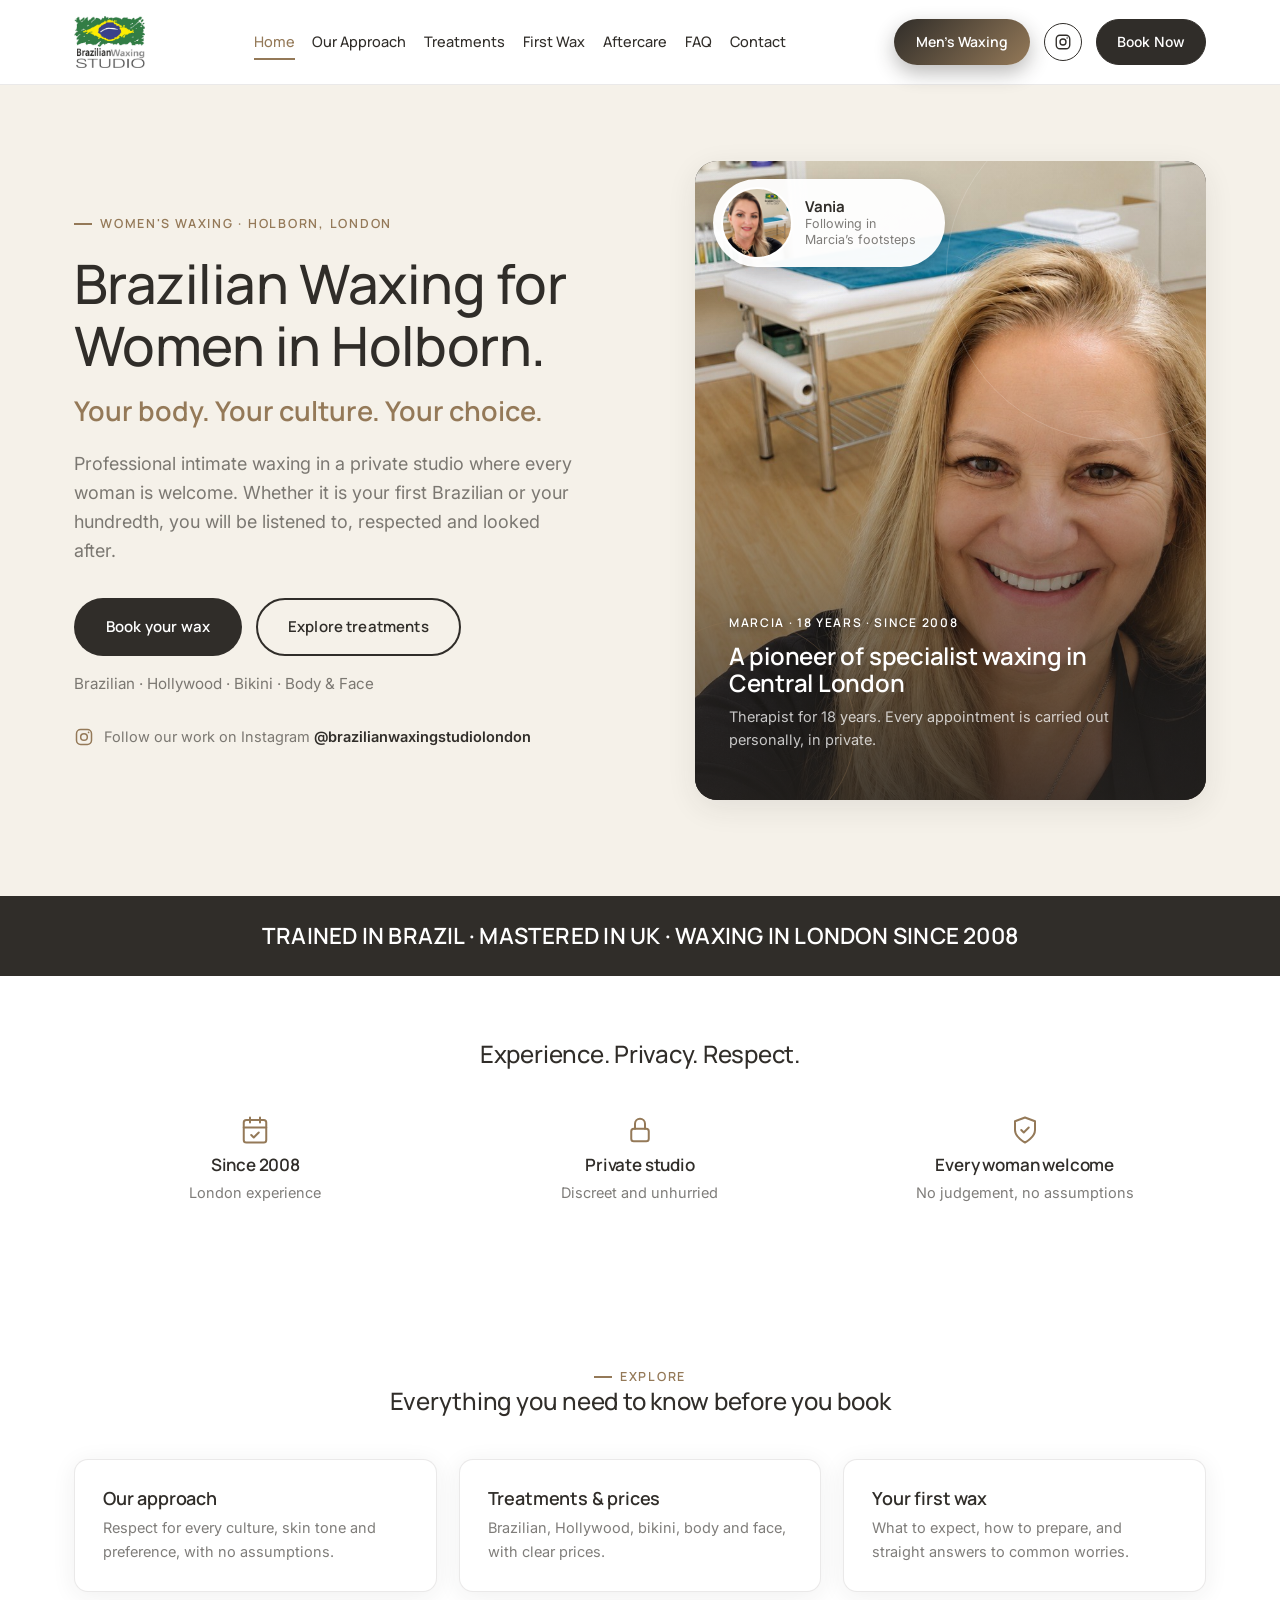
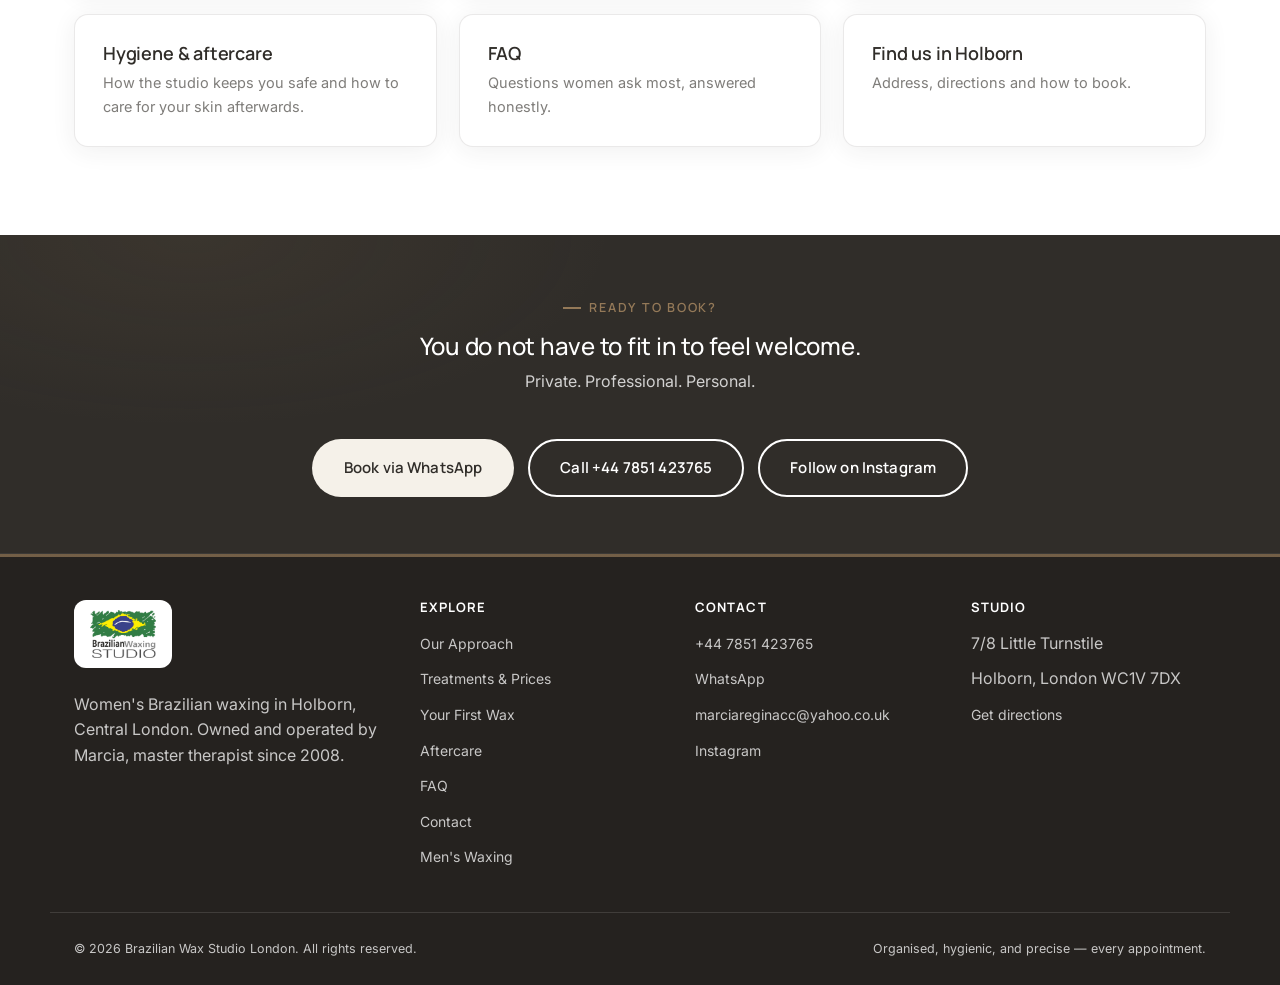
<file: index.html>
<!DOCTYPE html>
<html lang="en-GB">
<head>
<meta charset="UTF-8">
<meta name="viewport" content="width=device-width, initial-scale=1.0">
<title>Brazilian Wax Holborn, London | Women's Intimate Waxing | Brazilian Wax Studio</title>
<meta name="description" content="Women's Brazilian, Hollywood and bikini waxing in Holborn, London with Marcia, master therapist since 2008. Private, respectful care for women of every background. Book on +44 7851 423765.">
<link rel="stylesheet" href="style.css">
</head>
<body>

<header class="site-header">
  <div class="container nav-row">
    <a href="index.html" class="logo" aria-label="Brazilian Wax Studio — home">
      <img src="assets/logo.png" alt="Brazilian Wax Studio" width="72" height="52">
    </a>
    <nav class="nav-links" id="nav-links">
      <a href="index.html" class="active">Home</a>
      <a href="approach.html">Our Approach</a>
      <a href="treatments.html">Treatments</a>
      <a href="first-wax.html">First Wax</a>
      <a href="aftercare.html">Aftercare</a>
      <a href="faq.html">FAQ</a>
      <a href="contact.html">Contact</a>
    </nav>
    <div class="nav-cta">
      <a href="https://guicracco.github.io/Brazilian-Wax-Studio/" class="nav-men-btn"><span>Men's Waxing</span></a>
      <a href="https://www.instagram.com/brazilianwaxingstudiolondon/" class="nav-ig-btn" target="_blank" rel="noopener" aria-label="Follow us on Instagram"><svg viewBox="0 0 24 24" fill="none" stroke="currentColor" stroke-width="1.8" stroke-linecap="round" stroke-linejoin="round" aria-hidden="true"><rect x="3" y="3" width="18" height="18" rx="5"></rect><circle cx="12" cy="12" r="4"></circle><circle cx="17.5" cy="6.5" r="1" fill="currentColor" stroke="none"></circle></svg></a>
      <a href="https://wa.me/447851423765" class="nav-book-btn" target="_blank" rel="noopener"><span>Book Now</span></a>
      <button class="nav-toggle" id="nav-toggle" aria-label="Open menu" aria-expanded="false">
        <svg viewBox="0 0 24 24" fill="none" stroke="currentColor" stroke-width="2" stroke-linecap="round" stroke-linejoin="round"><path d="M3 12h18M3 6h18M3 18h18"></path></svg>
      </button>
    </div>
  </div>
</header>

<section class="hero" id="top">
  <div class="container hero-grid">
    <div>
      <span class="eyebrow">Women's waxing · Holborn, London</span>
      <h1>Brazilian Waxing for Women in Holborn.</h1>
      <p class="hero-tagline">Your body. Your culture. Your choice.</p>
      <p class="lede">Professional intimate waxing in a private studio where every woman is welcome. Whether it is your first Brazilian or your hundredth, you will be listened to, respected and looked after.</p>
      <div class="hero-ctas">
        <a href="https://wa.me/447851423765" class="btn btn-primary" target="_blank" rel="noopener">Book your wax</a>
        <a href="treatments.html" class="btn btn-outline">Explore treatments</a>
      </div>
      <p class="hero-treatments" style="margin-top:16px; color:var(--charcoal-60);">Brazilian · Hollywood · Bikini · Body &amp; Face</p>
      <a href="https://www.instagram.com/brazilianwaxingstudiolondon/" class="ig-link" target="_blank" rel="noopener"><svg viewBox="0 0 24 24" fill="none" stroke="currentColor" stroke-width="1.8" stroke-linecap="round" stroke-linejoin="round" aria-hidden="true"><rect x="3" y="3" width="18" height="18" rx="5"></rect><circle cx="12" cy="12" r="4"></circle><circle cx="17.5" cy="6.5" r="1" fill="currentColor" stroke="none"></circle></svg><span>Follow our work on Instagram <b>@brazilianwaxingstudiolondon</b></span></a>
    </div>
    <div class="hero-visual hero-visual--photo" style="aspect-ratio:4/5;">
      <img src="assets/marcia-owner.jpg" alt="Marcia, women's waxing therapist for 18 years at Brazilian Wax Studio, Holborn" class="hero-visual__image">
      <div class="ring ring--1"></div>
      <div class="ring ring--2"></div>
      <div class="team-pill">
        <img src="assets/vania.jpeg" alt="Vania, waxing therapist at Brazilian Wax Studio" width="56" height="56">
        <div><b>Vania</b><span>Following in Marcia&rsquo;s footsteps</span></div>
      </div>
      <div class="content">
        <span class="tag">Marcia &middot; 18 years &middot; Since 2008</span>
        <h3>A pioneer of specialist waxing in Central London</h3>
        <p>Therapist for 18 years. Every appointment is carried out personally, in private.</p>
      </div>
    </div>
  </div>
</section><div class="tagline-band">
  <div class="container">
    <p>TRAINED IN BRAZIL · MASTERED IN UK · WAXING IN LONDON SINCE 2008</p>
  </div>
</div><section class="section section--tight">
  <div class="container">
    <div class="section-head center">
      <h2>Experience. Privacy. Respect.</h2>
    </div>
    <div class="trust-grid trust-grid--3">
      <div class="trust-item"><svg viewBox="0 0 24 24" width="30" height="30" fill="none" stroke="#947958" stroke-width="1.6" stroke-linecap="round" stroke-linejoin="round" aria-hidden="true"><rect x="3" y="4" width="18" height="18" rx="2"></rect><path d="M16 2v4M8 2v4M3 10h18M9 16l2 2 4-4"></path></svg><h3>Since 2008</h3><p>London experience</p></div>
      <div class="trust-item"><svg viewBox="0 0 24 24" width="30" height="30" fill="none" stroke="#947958" stroke-width="1.6" stroke-linecap="round" stroke-linejoin="round" aria-hidden="true"><rect x="5" y="11" width="14" height="10" rx="2"></rect><path d="M8 11V7a4 4 0 0 1 8 0v4"></path></svg><h3>Private studio</h3><p>Discreet and unhurried</p></div>
      <div class="trust-item"><svg viewBox="0 0 24 24" width="30" height="30" fill="none" stroke="#947958" stroke-width="1.6" stroke-linecap="round" stroke-linejoin="round" aria-hidden="true"><path d="M12 22s8-4 8-10V5l-8-3-8 3v7c0 6 8 10 8 10z"></path><path d="M9 12l2 2 4-4"></path></svg><h3>Every woman welcome</h3><p>No judgement, no assumptions</p></div>
    </div>
  </div>
</section><section class="section">
  <div class="container">
    <div class="section-head center">
      <span class="eyebrow">Explore</span>
      <h2>Everything you need to know before you book</h2>
    </div>
    <div class="link-cards">
      <a class="card" href="approach.html"><h3>Our approach</h3><p>Respect for every culture, skin tone and preference, with no assumptions.</p></a>
      <a class="card" href="treatments.html"><h3>Treatments &amp; prices</h3><p>Brazilian, Hollywood, bikini, body and face, with clear prices.</p></a>
      <a class="card" href="first-wax.html"><h3>Your first wax</h3><p>What to expect, how to prepare, and straight answers to common worries.</p></a>
      <a class="card" href="aftercare.html"><h3>Hygiene &amp; aftercare</h3><p>How the studio keeps you safe and how to care for your skin afterwards.</p></a>
      <a class="card" href="faq.html"><h3>FAQ</h3><p>Questions women ask most, answered honestly.</p></a>
      <a class="card" href="contact.html"><h3>Find us in Holborn</h3><p>Address, directions and how to book.</p></a>
    </div>
  </div>
</section>
<section class="section section--navy section--tight">
  <div class="container text-center">
    <span class="eyebrow" style="color:var(--gold);">Ready to book?</span>
    <h2 class="mt-lg" style="margin-top:14px;">You do not have to fit in to feel welcome.</h2>
    <p class="cta-sub">Private. Professional. Personal.</p>
    <div class="hero-ctas flex-center mt-lg">
      <a href="https://wa.me/447851423765" class="btn btn-gold" target="_blank" rel="noopener">Book via WhatsApp</a>
      <a href="tel:+447851423765" class="btn btn-outline">Call +44 7851 423765</a>
      <a href="https://www.instagram.com/brazilianwaxingstudiolondon/" class="btn btn-outline" target="_blank" rel="noopener">Follow on Instagram</a>
    </div>
  </div>
</section>

<footer class="site-footer">
  <div class="container footer-grid">
    <div>
      <div class="footer-logo">
        <img src="assets/logo.png" alt="Brazilian Wax Studio" width="66" height="48" loading="lazy">
      </div>
      <p>Women's Brazilian waxing in Holborn, Central London. Owned and operated by Marcia, master therapist since 2008.</p>
    </div>
    <div class="footer-col">
      <h4>Explore</h4>
      <ul>
        <li><a href="approach.html">Our Approach</a></li>
        <li><a href="treatments.html">Treatments &amp; Prices</a></li>
        <li><a href="first-wax.html">Your First Wax</a></li>
        <li><a href="aftercare.html">Aftercare</a></li>
        <li><a href="faq.html">FAQ</a></li>
        <li><a href="contact.html">Contact</a></li>
        <li><a href="https://guicracco.github.io/Brazilian-Wax-Studio/">Men's Waxing</a></li>
      </ul>
    </div>
    <div class="footer-col">
      <h4>Contact</h4>
      <ul>
        <li><a href="tel:+447851423765">+44 7851 423765</a></li>
        <li><a href="https://wa.me/447851423765">WhatsApp</a></li>
        <li><a href="mailto:marciareginacc@yahoo.co.uk">marciareginacc@yahoo.co.uk</a></li>
        <li><a href="https://www.instagram.com/brazilianwaxingstudiolondon/" target="_blank" rel="noopener">Instagram</a></li>
      </ul>
    </div>
    <div class="footer-col">
      <h4>Studio</h4>
      <ul>
        <li>7/8 Little Turnstile</li>
        <li>Holborn, London WC1V 7DX</li>
        <li><a href="https://www.google.com/maps/dir/?api=1&amp;destination=7%2F8+Little+Turnstile%2C+Holborn%2C+London+WC1V+7DX" target="_blank" rel="noopener">Get directions</a></li>
      </ul>
    </div>
  </div>
  <div class="container footer-bottom">
    <span>© <span id="year">2026</span> Brazilian Wax Studio London. All rights reserved.</span>
    <span>Organised, hygienic, and precise — every appointment.</span>
  </div>
</footer>

<div class="mobile-cta-bar">
  <a href="tel:+447851423765" class="call">
    <svg viewBox="0 0 24 24" fill="none" stroke="currentColor" stroke-width="2" stroke-linecap="round" stroke-linejoin="round"><path d="M22 16.92v3a2 2 0 0 1-2.18 2 19.79 19.79 0 0 1-8.63-3.07 19.5 19.5 0 0 1-6-6 19.79 19.79 0 0 1-3.07-8.67A2 2 0 0 1 4.11 2h3a2 2 0 0 1 2 1.72c.127.96.361 1.903.7 2.81a2 2 0 0 1-.45 2.11L8.09 9.91a16 16 0 0 0 6 6l1.27-1.27a2 2 0 0 1 2.11-.45c.907.339 1.85.573 2.81.7A2 2 0 0 1 22 16.92z"></path></svg>
    Call
  </a>
  <a href="https://wa.me/447851423765" class="whatsapp">
    <svg viewBox="0 0 24 24" fill="none" stroke="currentColor" stroke-width="2" stroke-linecap="round" stroke-linejoin="round"><path d="M21 11.5a8.38 8.38 0 0 1-.9 3.8 8.5 8.5 0 0 1-7.6 4.7 8.38 8.38 0 0 1-3.8-.9L3 21l1.9-5.7a8.38 8.38 0 0 1-.9-3.8 8.5 8.5 0 0 1 4.7-7.6 8.38 8.38 0 0 1 3.8-.9h.5a8.48 8.48 0 0 1 8 8v.5z"></path></svg>
    WhatsApp
  </a>
</div>

<script src="script.js"></script>
</body>
</html>
</file>
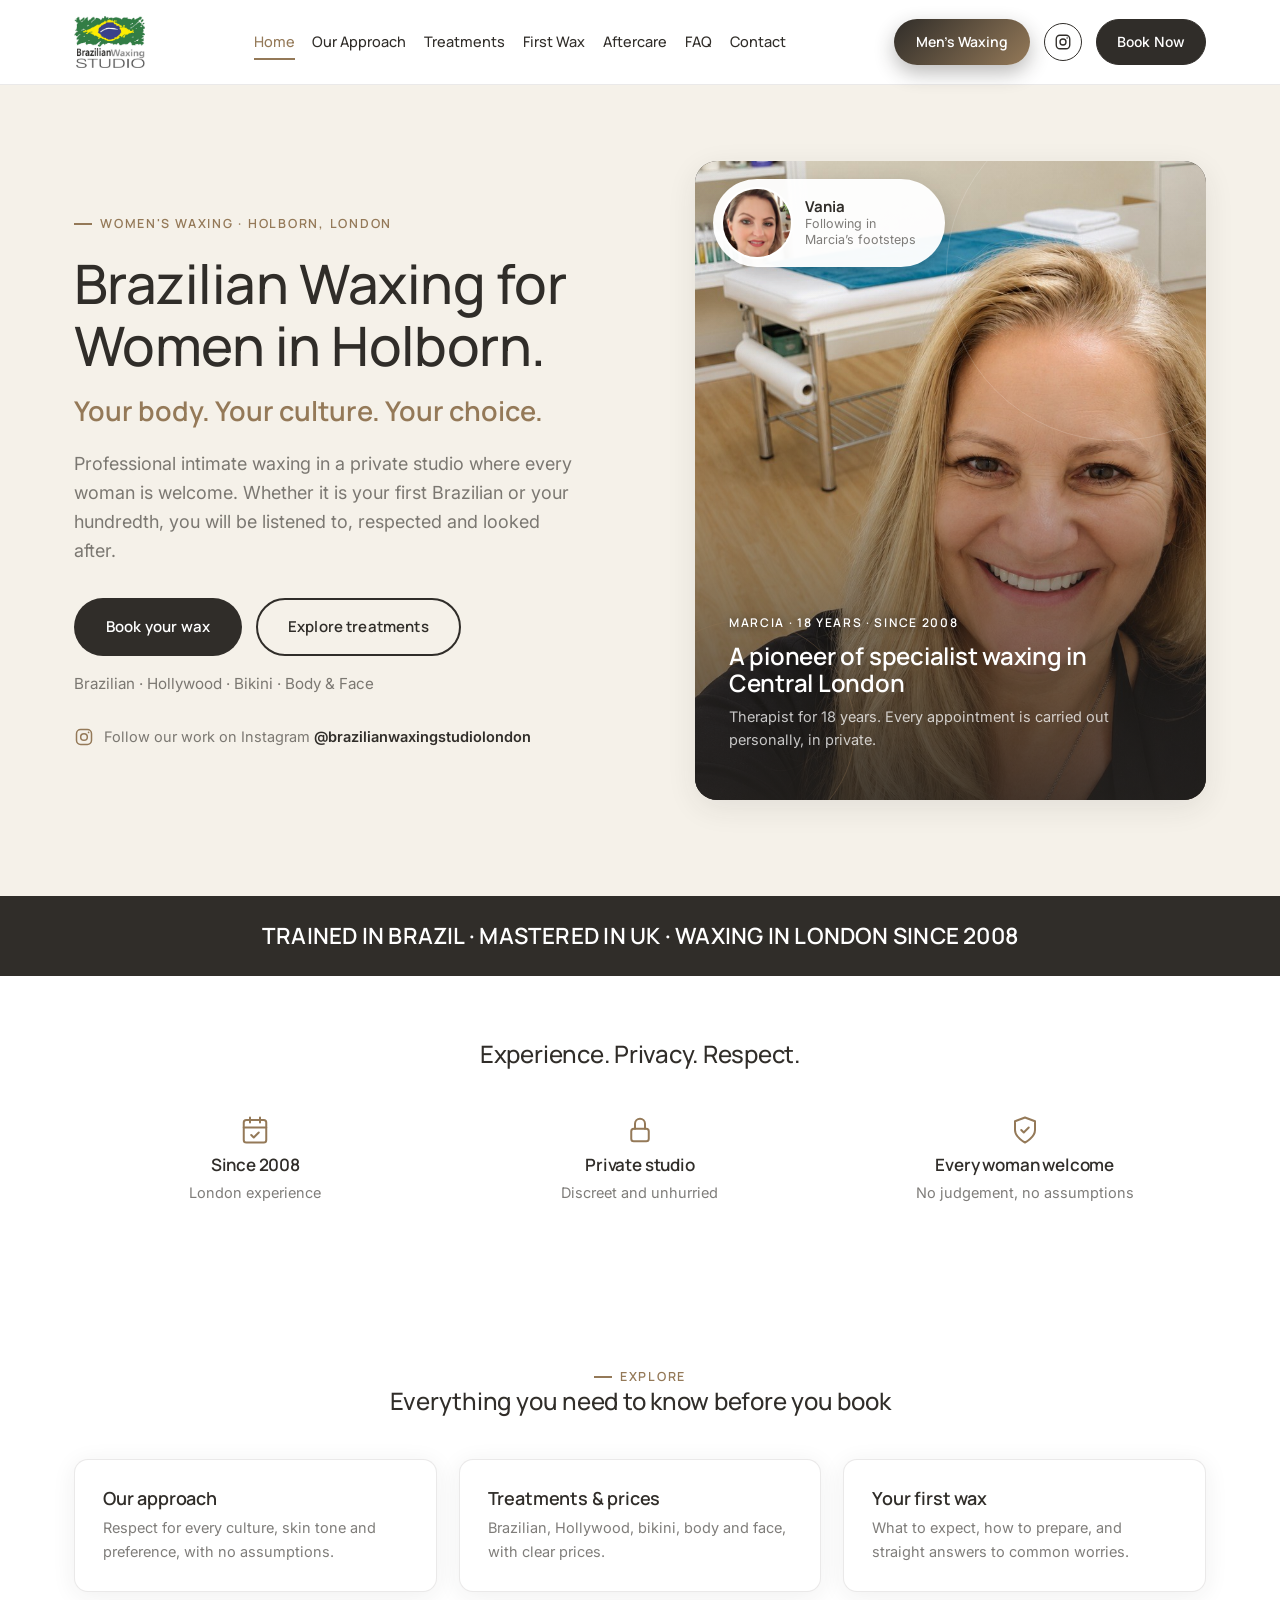
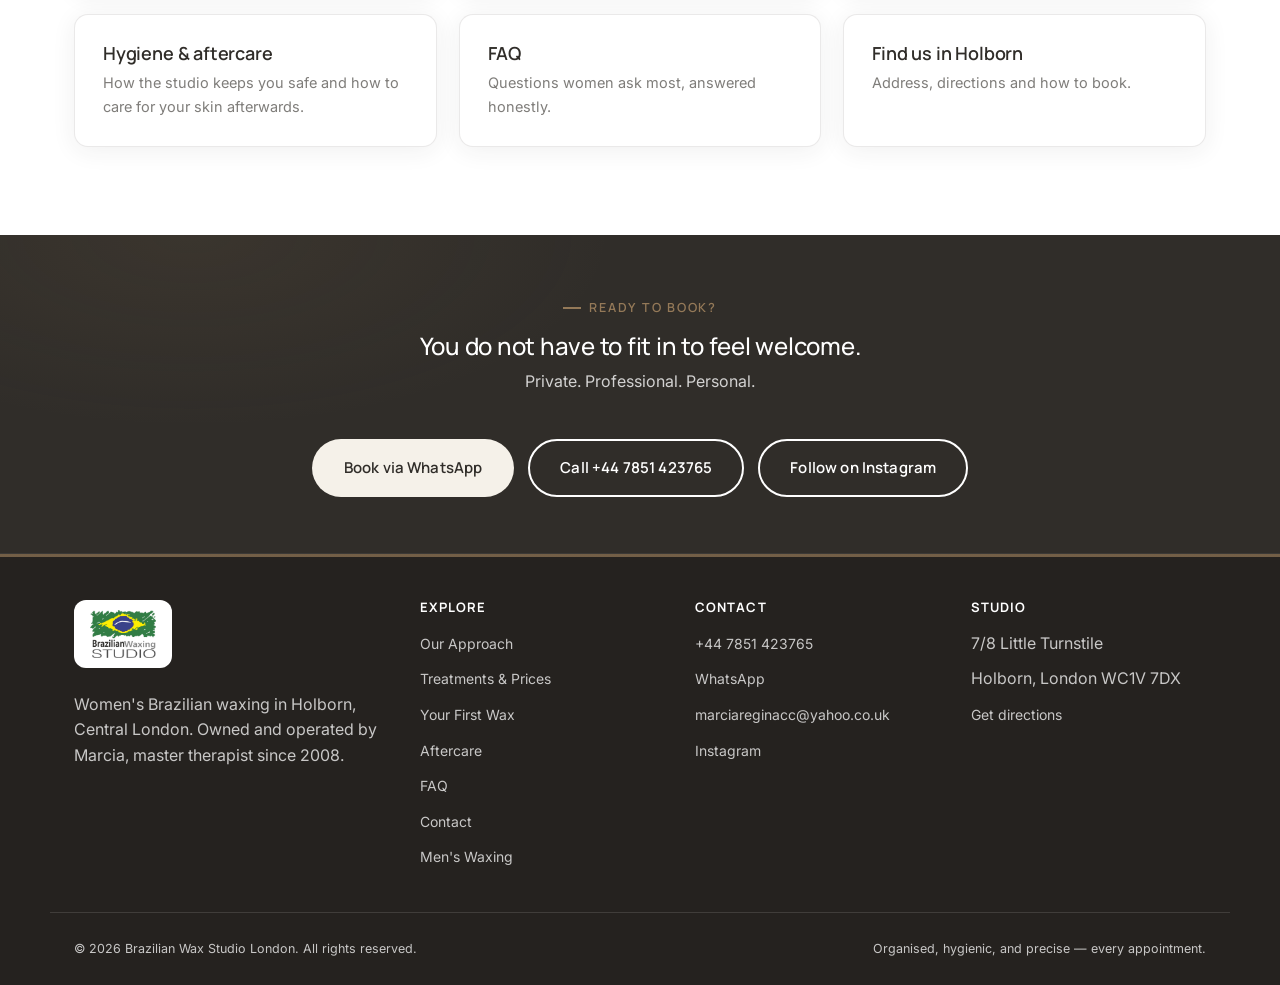
<file: site-feminino/index.html>
<!DOCTYPE html>
<html lang="en-GB">
<head>
<meta charset="UTF-8">
<meta name="viewport" content="width=device-width, initial-scale=1.0">
<title>Brazilian Wax Holborn, London | Women's Intimate Waxing | Brazilian Wax Studio</title>
<meta name="description" content="Women's Brazilian, Hollywood and bikini waxing in Holborn, London with Marcia, master therapist since 2008. Private, respectful care for women of every background. Book on +44 7851 423765.">
<link rel="stylesheet" href="style.css">
</head>
<body>

<header class="site-header">
  <div class="container nav-row">
    <a href="index.html" class="logo" aria-label="Brazilian Wax Studio — home">
      <img src="assets/logo.png" alt="Brazilian Wax Studio" width="72" height="52">
    </a>
    <nav class="nav-links" id="nav-links">
      <a href="index.html" class="active">Home</a>
      <a href="approach.html">Our Approach</a>
      <a href="treatments.html">Treatments</a>
      <a href="first-wax.html">First Wax</a>
      <a href="aftercare.html">Aftercare</a>
      <a href="faq.html">FAQ</a>
      <a href="contact.html">Contact</a>
    </nav>
    <div class="nav-cta">
      <a href="https://guicracco.github.io/Brazilian-Wax-Studio/" class="nav-men-btn"><span>Men's Waxing</span></a>
      <a href="https://www.instagram.com/brazilianwaxingstudiolondon/" class="nav-ig-btn" target="_blank" rel="noopener" aria-label="Follow us on Instagram"><svg viewBox="0 0 24 24" fill="none" stroke="currentColor" stroke-width="1.8" stroke-linecap="round" stroke-linejoin="round" aria-hidden="true"><rect x="3" y="3" width="18" height="18" rx="5"></rect><circle cx="12" cy="12" r="4"></circle><circle cx="17.5" cy="6.5" r="1" fill="currentColor" stroke="none"></circle></svg></a>
      <a href="https://wa.me/447851423765" class="nav-book-btn" target="_blank" rel="noopener"><span>Book Now</span></a>
      <button class="nav-toggle" id="nav-toggle" aria-label="Open menu" aria-expanded="false">
        <svg viewBox="0 0 24 24" fill="none" stroke="currentColor" stroke-width="2" stroke-linecap="round" stroke-linejoin="round"><path d="M3 12h18M3 6h18M3 18h18"></path></svg>
      </button>
    </div>
  </div>
</header>

<section class="hero" id="top">
  <div class="container hero-grid">
    <div>
      <span class="eyebrow">Women's waxing · Holborn, London</span>
      <h1>Brazilian Waxing for Women in Holborn.</h1>
      <p class="hero-tagline">Your body. Your culture. Your choice.</p>
      <p class="lede">Professional intimate waxing in a private studio where every woman is welcome. Whether it is your first Brazilian or your hundredth, you will be listened to, respected and looked after.</p>
      <div class="hero-ctas">
        <a href="https://wa.me/447851423765" class="btn btn-primary" target="_blank" rel="noopener">Book your wax</a>
        <a href="treatments.html" class="btn btn-outline">Explore treatments</a>
      </div>
      <p class="hero-treatments" style="margin-top:16px; color:var(--charcoal-60);">Brazilian · Hollywood · Bikini · Body &amp; Face</p>
      <a href="https://www.instagram.com/brazilianwaxingstudiolondon/" class="ig-link" target="_blank" rel="noopener"><svg viewBox="0 0 24 24" fill="none" stroke="currentColor" stroke-width="1.8" stroke-linecap="round" stroke-linejoin="round" aria-hidden="true"><rect x="3" y="3" width="18" height="18" rx="5"></rect><circle cx="12" cy="12" r="4"></circle><circle cx="17.5" cy="6.5" r="1" fill="currentColor" stroke="none"></circle></svg><span>Follow our work on Instagram <b>@brazilianwaxingstudiolondon</b></span></a>
    </div>
    <div class="hero-visual hero-visual--photo" style="aspect-ratio:4/5;">
      <img src="assets/marcia-owner.jpg" alt="Marcia, women's waxing therapist for 18 years at Brazilian Wax Studio, Holborn" class="hero-visual__image">
      <div class="ring ring--1"></div>
      <div class="ring ring--2"></div>
      <div class="team-pill">
        <img src="assets/vania.jpg" alt="Vania, waxing therapist at Brazilian Wax Studio" width="56" height="56">
        <div><b>Vania</b><span>Following in Marcia&rsquo;s footsteps</span></div>
      </div>
      <div class="content">
        <span class="tag">Marcia &middot; 18 years &middot; Since 2008</span>
        <h3>A pioneer of specialist waxing in Central London</h3>
        <p>Therapist for 18 years. Every appointment is carried out personally, in private.</p>
      </div>
    </div>
  </div>
</section><div class="tagline-band">
  <div class="container">
    <p>TRAINED IN BRAZIL · MASTERED IN UK · WAXING IN LONDON SINCE 2008</p>
  </div>
</div><section class="section section--tight">
  <div class="container">
    <div class="section-head center">
      <h2>Experience. Privacy. Respect.</h2>
    </div>
    <div class="trust-grid trust-grid--3">
      <div class="trust-item"><svg viewBox="0 0 24 24" width="30" height="30" fill="none" stroke="#947958" stroke-width="1.6" stroke-linecap="round" stroke-linejoin="round" aria-hidden="true"><rect x="3" y="4" width="18" height="18" rx="2"></rect><path d="M16 2v4M8 2v4M3 10h18M9 16l2 2 4-4"></path></svg><h3>Since 2008</h3><p>London experience</p></div>
      <div class="trust-item"><svg viewBox="0 0 24 24" width="30" height="30" fill="none" stroke="#947958" stroke-width="1.6" stroke-linecap="round" stroke-linejoin="round" aria-hidden="true"><rect x="5" y="11" width="14" height="10" rx="2"></rect><path d="M8 11V7a4 4 0 0 1 8 0v4"></path></svg><h3>Private studio</h3><p>Discreet and unhurried</p></div>
      <div class="trust-item"><svg viewBox="0 0 24 24" width="30" height="30" fill="none" stroke="#947958" stroke-width="1.6" stroke-linecap="round" stroke-linejoin="round" aria-hidden="true"><path d="M12 22s8-4 8-10V5l-8-3-8 3v7c0 6 8 10 8 10z"></path><path d="M9 12l2 2 4-4"></path></svg><h3>Every woman welcome</h3><p>No judgement, no assumptions</p></div>
    </div>
  </div>
</section><section class="section">
  <div class="container">
    <div class="section-head center">
      <span class="eyebrow">Explore</span>
      <h2>Everything you need to know before you book</h2>
    </div>
    <div class="link-cards">
      <a class="card" href="approach.html"><h3>Our approach</h3><p>Respect for every culture, skin tone and preference, with no assumptions.</p></a>
      <a class="card" href="treatments.html"><h3>Treatments &amp; prices</h3><p>Brazilian, Hollywood, bikini, body and face, with clear prices.</p></a>
      <a class="card" href="first-wax.html"><h3>Your first wax</h3><p>What to expect, how to prepare, and straight answers to common worries.</p></a>
      <a class="card" href="aftercare.html"><h3>Hygiene &amp; aftercare</h3><p>How the studio keeps you safe and how to care for your skin afterwards.</p></a>
      <a class="card" href="faq.html"><h3>FAQ</h3><p>Questions women ask most, answered honestly.</p></a>
      <a class="card" href="contact.html"><h3>Find us in Holborn</h3><p>Address, directions and how to book.</p></a>
    </div>
  </div>
</section>
<section class="section section--navy section--tight">
  <div class="container text-center">
    <span class="eyebrow" style="color:var(--gold);">Ready to book?</span>
    <h2 class="mt-lg" style="margin-top:14px;">You do not have to fit in to feel welcome.</h2>
    <p class="cta-sub">Private. Professional. Personal.</p>
    <div class="hero-ctas flex-center mt-lg">
      <a href="https://wa.me/447851423765" class="btn btn-gold" target="_blank" rel="noopener">Book via WhatsApp</a>
      <a href="tel:+447851423765" class="btn btn-outline">Call +44 7851 423765</a>
      <a href="https://www.instagram.com/brazilianwaxingstudiolondon/" class="btn btn-outline" target="_blank" rel="noopener">Follow on Instagram</a>
    </div>
  </div>
</section>

<footer class="site-footer">
  <div class="container footer-grid">
    <div>
      <div class="footer-logo">
        <img src="assets/logo.png" alt="Brazilian Wax Studio" width="66" height="48" loading="lazy">
      </div>
      <p>Women's Brazilian waxing in Holborn, Central London. Owned and operated by Marcia, master therapist since 2008.</p>
    </div>
    <div class="footer-col">
      <h4>Explore</h4>
      <ul>
        <li><a href="approach.html">Our Approach</a></li>
        <li><a href="treatments.html">Treatments &amp; Prices</a></li>
        <li><a href="first-wax.html">Your First Wax</a></li>
        <li><a href="aftercare.html">Aftercare</a></li>
        <li><a href="faq.html">FAQ</a></li>
        <li><a href="contact.html">Contact</a></li>
        <li><a href="https://guicracco.github.io/Brazilian-Wax-Studio/">Men's Waxing</a></li>
      </ul>
    </div>
    <div class="footer-col">
      <h4>Contact</h4>
      <ul>
        <li><a href="tel:+447851423765">+44 7851 423765</a></li>
        <li><a href="https://wa.me/447851423765">WhatsApp</a></li>
        <li><a href="mailto:marciareginacc@yahoo.co.uk">marciareginacc@yahoo.co.uk</a></li>
        <li><a href="https://www.instagram.com/brazilianwaxingstudiolondon/" target="_blank" rel="noopener">Instagram</a></li>
      </ul>
    </div>
    <div class="footer-col">
      <h4>Studio</h4>
      <ul>
        <li>7/8 Little Turnstile</li>
        <li>Holborn, London WC1V 7DX</li>
        <li><a href="https://www.google.com/maps/dir/?api=1&amp;destination=7%2F8+Little+Turnstile%2C+Holborn%2C+London+WC1V+7DX" target="_blank" rel="noopener">Get directions</a></li>
      </ul>
    </div>
  </div>
  <div class="container footer-bottom">
    <span>© <span id="year">2026</span> Brazilian Wax Studio London. All rights reserved.</span>
    <span>Organised, hygienic, and precise — every appointment.</span>
  </div>
</footer>

<div class="mobile-cta-bar">
  <a href="tel:+447851423765" class="call">
    <svg viewBox="0 0 24 24" fill="none" stroke="currentColor" stroke-width="2" stroke-linecap="round" stroke-linejoin="round"><path d="M22 16.92v3a2 2 0 0 1-2.18 2 19.79 19.79 0 0 1-8.63-3.07 19.5 19.5 0 0 1-6-6 19.79 19.79 0 0 1-3.07-8.67A2 2 0 0 1 4.11 2h3a2 2 0 0 1 2 1.72c.127.96.361 1.903.7 2.81a2 2 0 0 1-.45 2.11L8.09 9.91a16 16 0 0 0 6 6l1.27-1.27a2 2 0 0 1 2.11-.45c.907.339 1.85.573 2.81.7A2 2 0 0 1 22 16.92z"></path></svg>
    Call
  </a>
  <a href="https://wa.me/447851423765" class="whatsapp">
    <svg viewBox="0 0 24 24" fill="none" stroke="currentColor" stroke-width="2" stroke-linecap="round" stroke-linejoin="round"><path d="M21 11.5a8.38 8.38 0 0 1-.9 3.8 8.5 8.5 0 0 1-7.6 4.7 8.38 8.38 0 0 1-3.8-.9L3 21l1.9-5.7a8.38 8.38 0 0 1-.9-3.8 8.5 8.5 0 0 1 4.7-7.6 8.38 8.38 0 0 1 3.8-.9h.5a8.48 8.48 0 0 1 8 8v.5z"></path></svg>
    WhatsApp
  </a>
</div>

<script src="script.js"></script>
</body>
</html>
</file>
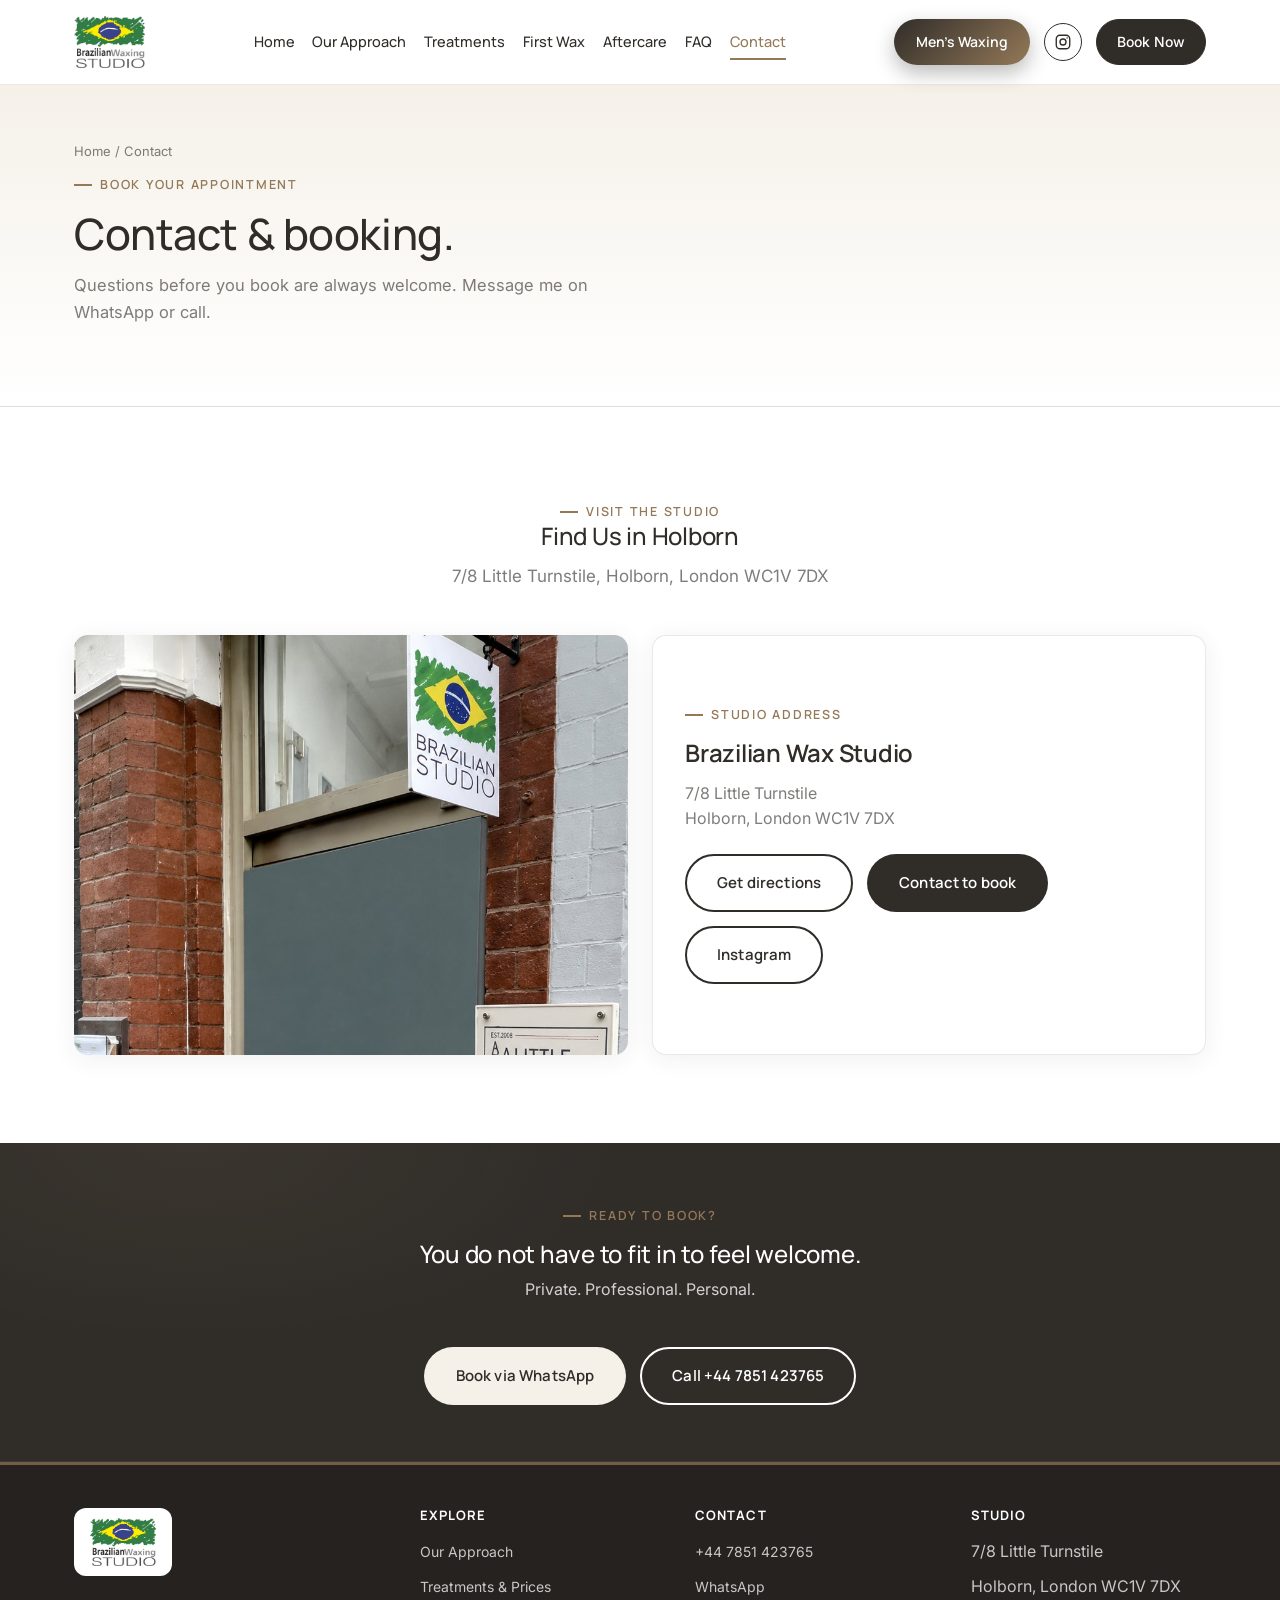
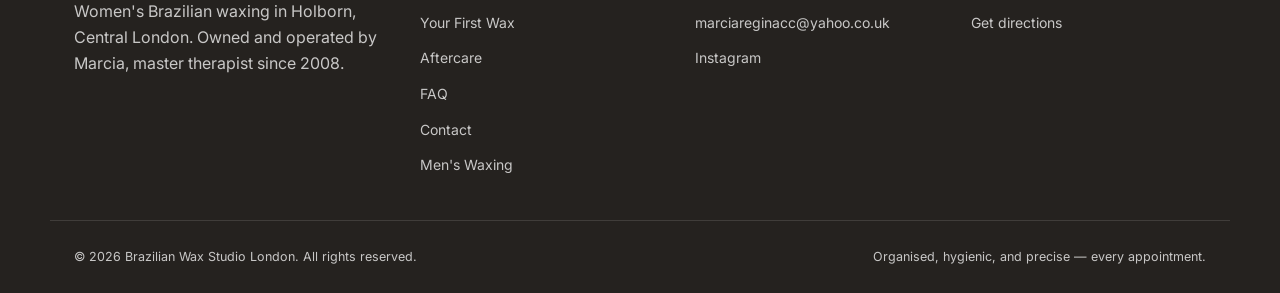
<file: contact.html>
<!DOCTYPE html>
<html lang="en-GB">
<head>
<meta charset="UTF-8">
<meta name="viewport" content="width=device-width, initial-scale=1.0">
<title>Contact &amp; Booking | Brazilian Wax Studio Holborn</title>
<meta name="description" content="Book women's waxing at Brazilian Wax Studio, 7/8 Little Turnstile, Holborn, London WC1V 7DX. WhatsApp +44 7851 423765.">
<link rel="stylesheet" href="style.css">
</head>
<body>

<header class="site-header">
  <div class="container nav-row">
    <a href="index.html" class="logo" aria-label="Brazilian Wax Studio — home">
      <img src="assets/logo.png" alt="Brazilian Wax Studio" width="72" height="52">
    </a>
    <nav class="nav-links" id="nav-links">
      <a href="index.html">Home</a>
      <a href="approach.html">Our Approach</a>
      <a href="treatments.html">Treatments</a>
      <a href="first-wax.html">First Wax</a>
      <a href="aftercare.html">Aftercare</a>
      <a href="faq.html">FAQ</a>
      <a href="contact.html" class="active">Contact</a>
    </nav>
    <div class="nav-cta">
      <a href="https://guicracco.github.io/Brazilian-Wax-Studio/" class="nav-men-btn"><span>Men's Waxing</span></a>
      <a href="https://www.instagram.com/brazilianwaxingstudiolondon/" class="nav-ig-btn" target="_blank" rel="noopener" aria-label="Follow us on Instagram"><svg viewBox="0 0 24 24" fill="none" stroke="currentColor" stroke-width="1.8" stroke-linecap="round" stroke-linejoin="round" aria-hidden="true"><rect x="3" y="3" width="18" height="18" rx="5"></rect><circle cx="12" cy="12" r="4"></circle><circle cx="17.5" cy="6.5" r="1" fill="currentColor" stroke="none"></circle></svg></a>
      <a href="https://wa.me/447851423765" class="nav-book-btn" target="_blank" rel="noopener"><span>Book Now</span></a>
      <button class="nav-toggle" id="nav-toggle" aria-label="Open menu" aria-expanded="false">
        <svg viewBox="0 0 24 24" fill="none" stroke="currentColor" stroke-width="2" stroke-linecap="round" stroke-linejoin="round"><path d="M3 12h18M3 6h18M3 18h18"></path></svg>
      </button>
    </div>
  </div>
</header>

<section class="page-hero">
  <div class="container">
    <div class="breadcrumb"><a href="index.html">Home</a> / Contact</div>
    <span class="eyebrow">Book your appointment</span>
    <h1>Contact &amp; booking.</h1>
    <p>Questions before you book are always welcome. Message me on WhatsApp or call.</p>
  </div>
</section>
<section class="section" id="visit">
  <div class="container">
    <div class="section-head center">
      <span class="eyebrow">Visit the studio</span>
      <h2>Find Us in Holborn</h2>
      <p>7/8 Little Turnstile, Holborn, London WC1V 7DX</p>
    </div>
    <div class="location-media">
      <img src="assets/studio-entrance.jpg" alt="Entrance to Brazilian Wax Studio" class="studio-photo">
      <div class="location-info">
        <span class="eyebrow">Studio address</span>
        <h3>Brazilian Wax Studio</h3>
        <p>7/8 Little Turnstile<br>Holborn, London WC1V 7DX</p>
        <div class="hero-ctas">
          <a class="btn btn-outline" href="https://www.google.com/maps/dir/?api=1&amp;destination=7%2F8+Little+Turnstile%2C+Holborn%2C+London+WC1V+7DX" target="_blank" rel="noopener">Get directions</a>
          <a class="btn btn-primary" href="https://wa.me/447851423765" target="_blank" rel="noopener">Contact to book</a>
          <a class="btn btn-outline" href="https://www.instagram.com/brazilianwaxingstudiolondon/" target="_blank" rel="noopener">Instagram</a>
        </div>
      </div>
    </div>
  </div>
</section><section class="section section--navy section--tight">
  <div class="container text-center">
    <span class="eyebrow" style="color:var(--gold);">Ready to book?</span>
    <h2 class="mt-lg" style="margin-top:14px;">You do not have to fit in to feel welcome.</h2>
    <p class="cta-sub">Private. Professional. Personal.</p>
    <div class="hero-ctas flex-center mt-lg">
      <a href="https://wa.me/447851423765" class="btn btn-gold" target="_blank" rel="noopener">Book via WhatsApp</a>
      <a href="tel:+447851423765" class="btn btn-outline">Call +44 7851 423765</a>
    </div>
  </div>
</section>

<footer class="site-footer">
  <div class="container footer-grid">
    <div>
      <div class="footer-logo">
        <img src="assets/logo.png" alt="Brazilian Wax Studio" width="66" height="48" loading="lazy">
      </div>
      <p>Women's Brazilian waxing in Holborn, Central London. Owned and operated by Marcia, master therapist since 2008.</p>
    </div>
    <div class="footer-col">
      <h4>Explore</h4>
      <ul>
        <li><a href="approach.html">Our Approach</a></li>
        <li><a href="treatments.html">Treatments &amp; Prices</a></li>
        <li><a href="first-wax.html">Your First Wax</a></li>
        <li><a href="aftercare.html">Aftercare</a></li>
        <li><a href="faq.html">FAQ</a></li>
        <li><a href="contact.html">Contact</a></li>
        <li><a href="https://guicracco.github.io/Brazilian-Wax-Studio/">Men's Waxing</a></li>
      </ul>
    </div>
    <div class="footer-col">
      <h4>Contact</h4>
      <ul>
        <li><a href="tel:+447851423765">+44 7851 423765</a></li>
        <li><a href="https://wa.me/447851423765">WhatsApp</a></li>
        <li><a href="mailto:marciareginacc@yahoo.co.uk">marciareginacc@yahoo.co.uk</a></li>
        <li><a href="https://www.instagram.com/brazilianwaxingstudiolondon/" target="_blank" rel="noopener">Instagram</a></li>
      </ul>
    </div>
    <div class="footer-col">
      <h4>Studio</h4>
      <ul>
        <li>7/8 Little Turnstile</li>
        <li>Holborn, London WC1V 7DX</li>
        <li><a href="https://www.google.com/maps/dir/?api=1&amp;destination=7%2F8+Little+Turnstile%2C+Holborn%2C+London+WC1V+7DX" target="_blank" rel="noopener">Get directions</a></li>
      </ul>
    </div>
  </div>
  <div class="container footer-bottom">
    <span>© <span id="year">2026</span> Brazilian Wax Studio London. All rights reserved.</span>
    <span>Organised, hygienic, and precise — every appointment.</span>
  </div>
</footer>

<div class="mobile-cta-bar">
  <a href="tel:+447851423765" class="call">
    <svg viewBox="0 0 24 24" fill="none" stroke="currentColor" stroke-width="2" stroke-linecap="round" stroke-linejoin="round"><path d="M22 16.92v3a2 2 0 0 1-2.18 2 19.79 19.79 0 0 1-8.63-3.07 19.5 19.5 0 0 1-6-6 19.79 19.79 0 0 1-3.07-8.67A2 2 0 0 1 4.11 2h3a2 2 0 0 1 2 1.72c.127.96.361 1.903.7 2.81a2 2 0 0 1-.45 2.11L8.09 9.91a16 16 0 0 0 6 6l1.27-1.27a2 2 0 0 1 2.11-.45c.907.339 1.85.573 2.81.7A2 2 0 0 1 22 16.92z"></path></svg>
    Call
  </a>
  <a href="https://wa.me/447851423765" class="whatsapp">
    <svg viewBox="0 0 24 24" fill="none" stroke="currentColor" stroke-width="2" stroke-linecap="round" stroke-linejoin="round"><path d="M21 11.5a8.38 8.38 0 0 1-.9 3.8 8.5 8.5 0 0 1-7.6 4.7 8.38 8.38 0 0 1-3.8-.9L3 21l1.9-5.7a8.38 8.38 0 0 1-.9-3.8 8.5 8.5 0 0 1 4.7-7.6 8.38 8.38 0 0 1 3.8-.9h.5a8.48 8.48 0 0 1 8 8v.5z"></path></svg>
    WhatsApp
  </a>
</div>

<script src="script.js"></script>
</body>
</html>
</file>
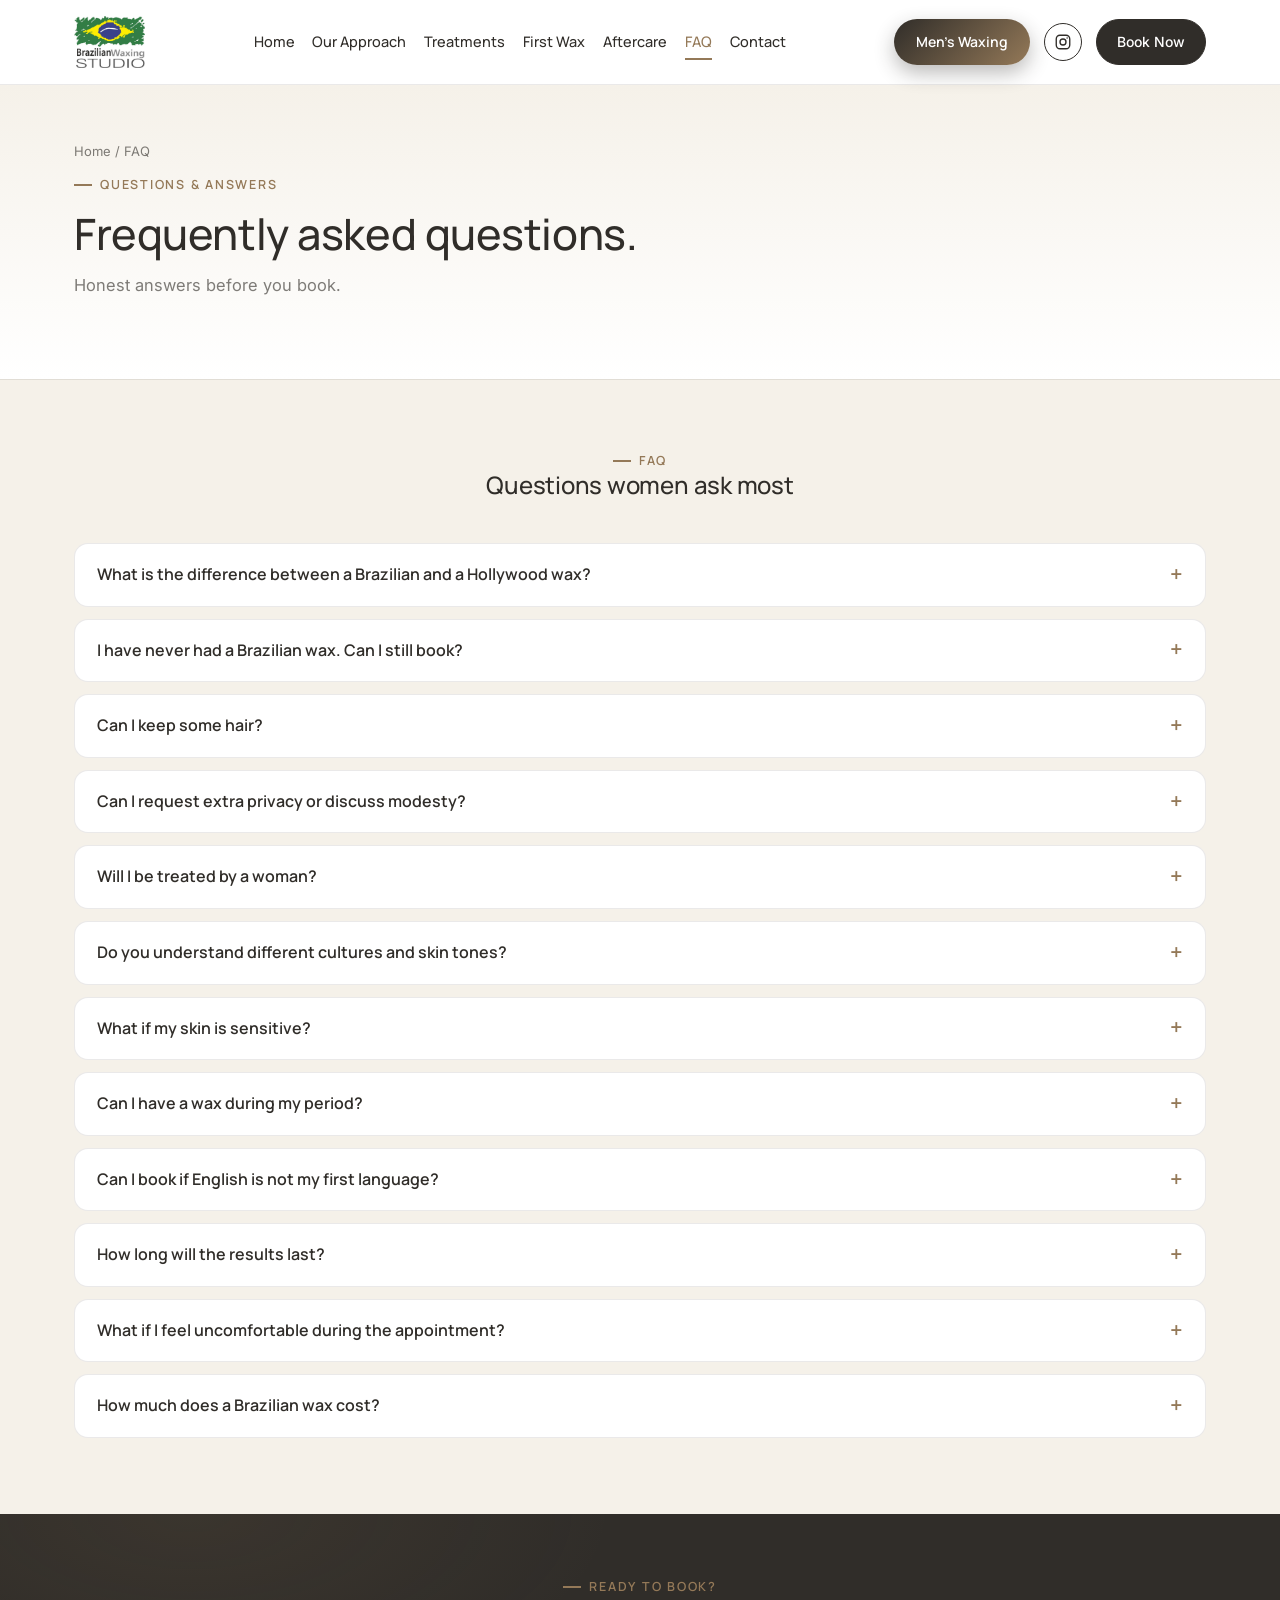
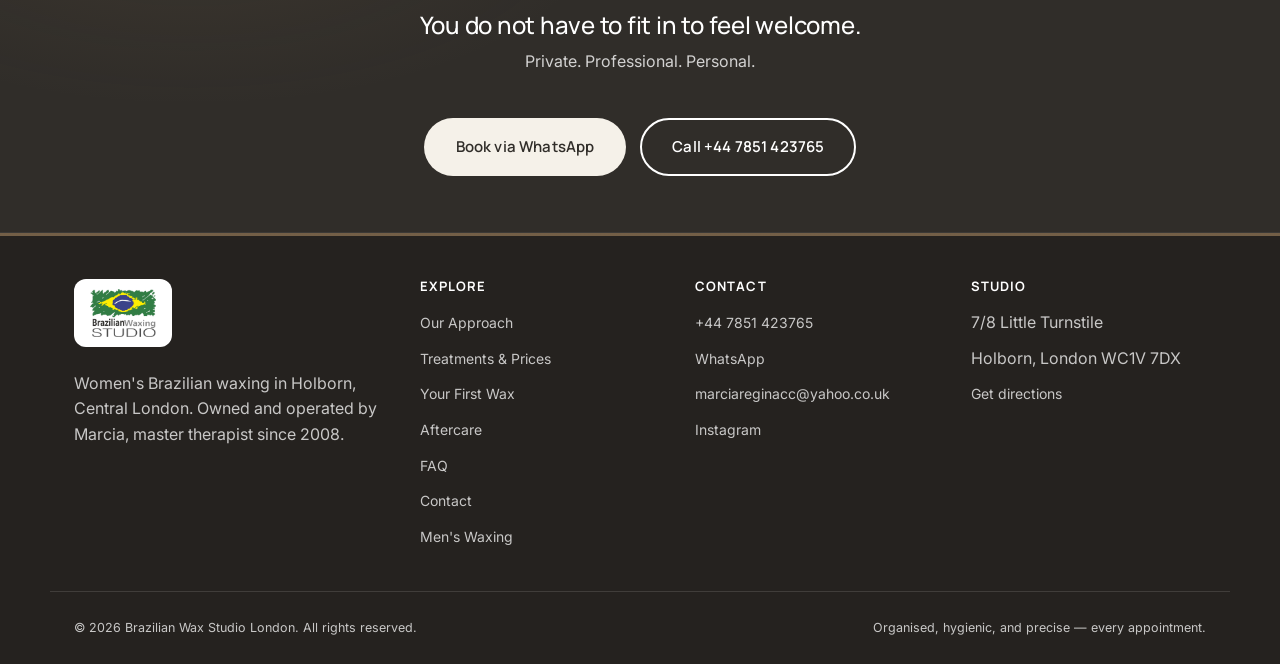
<file: faq.html>
<!DOCTYPE html>
<html lang="en-GB">
<head>
<meta charset="UTF-8">
<meta name="viewport" content="width=device-width, initial-scale=1.0">
<title>Women's Waxing FAQ | Brazilian Wax Studio Holborn</title>
<meta name="description" content="Answers to the questions women ask most about Brazilian waxing, privacy, sensitive skin and booking in Holborn, London.">
<link rel="stylesheet" href="style.css">
</head>
<body>

<header class="site-header">
  <div class="container nav-row">
    <a href="index.html" class="logo" aria-label="Brazilian Wax Studio — home">
      <img src="assets/logo.png" alt="Brazilian Wax Studio" width="72" height="52">
    </a>
    <nav class="nav-links" id="nav-links">
      <a href="index.html">Home</a>
      <a href="approach.html">Our Approach</a>
      <a href="treatments.html">Treatments</a>
      <a href="first-wax.html">First Wax</a>
      <a href="aftercare.html">Aftercare</a>
      <a href="faq.html" class="active">FAQ</a>
      <a href="contact.html">Contact</a>
    </nav>
    <div class="nav-cta">
      <a href="https://guicracco.github.io/Brazilian-Wax-Studio/" class="nav-men-btn"><span>Men's Waxing</span></a>
      <a href="https://www.instagram.com/brazilianwaxingstudiolondon/" class="nav-ig-btn" target="_blank" rel="noopener" aria-label="Follow us on Instagram"><svg viewBox="0 0 24 24" fill="none" stroke="currentColor" stroke-width="1.8" stroke-linecap="round" stroke-linejoin="round" aria-hidden="true"><rect x="3" y="3" width="18" height="18" rx="5"></rect><circle cx="12" cy="12" r="4"></circle><circle cx="17.5" cy="6.5" r="1" fill="currentColor" stroke="none"></circle></svg></a>
      <a href="https://wa.me/447851423765" class="nav-book-btn" target="_blank" rel="noopener"><span>Book Now</span></a>
      <button class="nav-toggle" id="nav-toggle" aria-label="Open menu" aria-expanded="false">
        <svg viewBox="0 0 24 24" fill="none" stroke="currentColor" stroke-width="2" stroke-linecap="round" stroke-linejoin="round"><path d="M3 12h18M3 6h18M3 18h18"></path></svg>
      </button>
    </div>
  </div>
</header>

<section class="page-hero">
  <div class="container">
    <div class="breadcrumb"><a href="index.html">Home</a> / FAQ</div>
    <span class="eyebrow">Questions &amp; answers</span>
    <h1>Frequently asked questions.</h1>
    <p>Honest answers before you book.</p>
  </div>
</section>
<section class="section section--slate section--tight" id="faq">
  <div class="container">
    <div class="section-head center">
      <span class="eyebrow">FAQ</span>
      <h2>Questions women ask most</h2>
    </div>
    <div class="faq-list">
      <details><summary>What is the difference between a Brazilian and a Hollywood wax?</summary><p>A Brazilian removes most intimate hair and can leave a strip or small shape at the front if you wish. A Hollywood removes all hair from the agreed intimate areas. We confirm exactly what is included before I begin.</p></details>
      <details><summary>I have never had a Brazilian wax. Can I still book?</summary><p>Absolutely. Many clients come for their first wax with me. I explain each step, and you can ask questions or pause whenever you need to.</p></details>
      <details><summary>Can I keep some hair?</summary><p>Yes. You can keep a strip, a triangle or a natural look. You never need to justify your choice.</p></details>
      <details><summary>Can I request extra privacy or discuss modesty?</summary><p>Yes. Please tell me before your appointment so we can discuss your preferences and agree what is possible.</p></details>
      <details><summary>Will I be treated by a woman?</summary><p>Yes. Every women's appointment is carried out personally by Marcia.</p></details>
      <details><summary>Do you understand different cultures and skin tones?</summary><p>I treat women from many backgrounds and I never assume what you want from your nationality, religion or appearance. I ask, I listen and I adapt the treatment to your skin and hair.</p></details>
      <details><summary>What if my skin is sensitive?</summary><p>Let me know about sensitivity, ingrown hairs, previous irritation or recent skin treatments. I will tell you honestly whether waxing is suitable and how to approach it.</p></details>
      <details><summary>Can I have a wax during my period?</summary><p>It is possible, but skin can be more sensitive at that time. Tell me when you book and we will decide together.</p></details>
      <details><summary>Can I book if English is not my first language?</summary><p>Of course. I am Brazilian and also speak Portuguese. If you would like simpler explanations or extra time to talk things through, just say so.</p></details>
      <details><summary>How long will the results last?</summary><p>It varies with your hair growth cycle, but many clients enjoy smooth results for around three to four weeks, with finer regrowth over time.</p></details>
      <details><summary>What if I feel uncomfortable during the appointment?</summary><p>Tell me straight away. We can pause, adjust or stop, and you stay in control throughout.</p></details>
      <details><summary>How much does a Brazilian wax cost?</summary><p>A Full Female Brazilian is £45 and a Full Female Hollywood is £50. See the price list above for everything else.</p></details>
    </div>
  </div>
</section><section class="section section--navy section--tight">
  <div class="container text-center">
    <span class="eyebrow" style="color:var(--gold);">Ready to book?</span>
    <h2 class="mt-lg" style="margin-top:14px;">You do not have to fit in to feel welcome.</h2>
    <p class="cta-sub">Private. Professional. Personal.</p>
    <div class="hero-ctas flex-center mt-lg">
      <a href="https://wa.me/447851423765" class="btn btn-gold" target="_blank" rel="noopener">Book via WhatsApp</a>
      <a href="tel:+447851423765" class="btn btn-outline">Call +44 7851 423765</a>
    </div>
  </div>
</section>

<footer class="site-footer">
  <div class="container footer-grid">
    <div>
      <div class="footer-logo">
        <img src="assets/logo.png" alt="Brazilian Wax Studio" width="66" height="48" loading="lazy">
      </div>
      <p>Women's Brazilian waxing in Holborn, Central London. Owned and operated by Marcia, master therapist since 2008.</p>
    </div>
    <div class="footer-col">
      <h4>Explore</h4>
      <ul>
        <li><a href="approach.html">Our Approach</a></li>
        <li><a href="treatments.html">Treatments &amp; Prices</a></li>
        <li><a href="first-wax.html">Your First Wax</a></li>
        <li><a href="aftercare.html">Aftercare</a></li>
        <li><a href="faq.html">FAQ</a></li>
        <li><a href="contact.html">Contact</a></li>
        <li><a href="https://guicracco.github.io/Brazilian-Wax-Studio/">Men's Waxing</a></li>
      </ul>
    </div>
    <div class="footer-col">
      <h4>Contact</h4>
      <ul>
        <li><a href="tel:+447851423765">+44 7851 423765</a></li>
        <li><a href="https://wa.me/447851423765">WhatsApp</a></li>
        <li><a href="mailto:marciareginacc@yahoo.co.uk">marciareginacc@yahoo.co.uk</a></li>
        <li><a href="https://www.instagram.com/brazilianwaxingstudiolondon/" target="_blank" rel="noopener">Instagram</a></li>
      </ul>
    </div>
    <div class="footer-col">
      <h4>Studio</h4>
      <ul>
        <li>7/8 Little Turnstile</li>
        <li>Holborn, London WC1V 7DX</li>
        <li><a href="https://www.google.com/maps/dir/?api=1&amp;destination=7%2F8+Little+Turnstile%2C+Holborn%2C+London+WC1V+7DX" target="_blank" rel="noopener">Get directions</a></li>
      </ul>
    </div>
  </div>
  <div class="container footer-bottom">
    <span>© <span id="year">2026</span> Brazilian Wax Studio London. All rights reserved.</span>
    <span>Organised, hygienic, and precise — every appointment.</span>
  </div>
</footer>

<div class="mobile-cta-bar">
  <a href="tel:+447851423765" class="call">
    <svg viewBox="0 0 24 24" fill="none" stroke="currentColor" stroke-width="2" stroke-linecap="round" stroke-linejoin="round"><path d="M22 16.92v3a2 2 0 0 1-2.18 2 19.79 19.79 0 0 1-8.63-3.07 19.5 19.5 0 0 1-6-6 19.79 19.79 0 0 1-3.07-8.67A2 2 0 0 1 4.11 2h3a2 2 0 0 1 2 1.72c.127.96.361 1.903.7 2.81a2 2 0 0 1-.45 2.11L8.09 9.91a16 16 0 0 0 6 6l1.27-1.27a2 2 0 0 1 2.11-.45c.907.339 1.85.573 2.81.7A2 2 0 0 1 22 16.92z"></path></svg>
    Call
  </a>
  <a href="https://wa.me/447851423765" class="whatsapp">
    <svg viewBox="0 0 24 24" fill="none" stroke="currentColor" stroke-width="2" stroke-linecap="round" stroke-linejoin="round"><path d="M21 11.5a8.38 8.38 0 0 1-.9 3.8 8.5 8.5 0 0 1-7.6 4.7 8.38 8.38 0 0 1-3.8-.9L3 21l1.9-5.7a8.38 8.38 0 0 1-.9-3.8 8.5 8.5 0 0 1 4.7-7.6 8.38 8.38 0 0 1 3.8-.9h.5a8.48 8.48 0 0 1 8 8v.5z"></path></svg>
    WhatsApp
  </a>
</div>

<script src="script.js"></script>
</body>
</html>
</file>
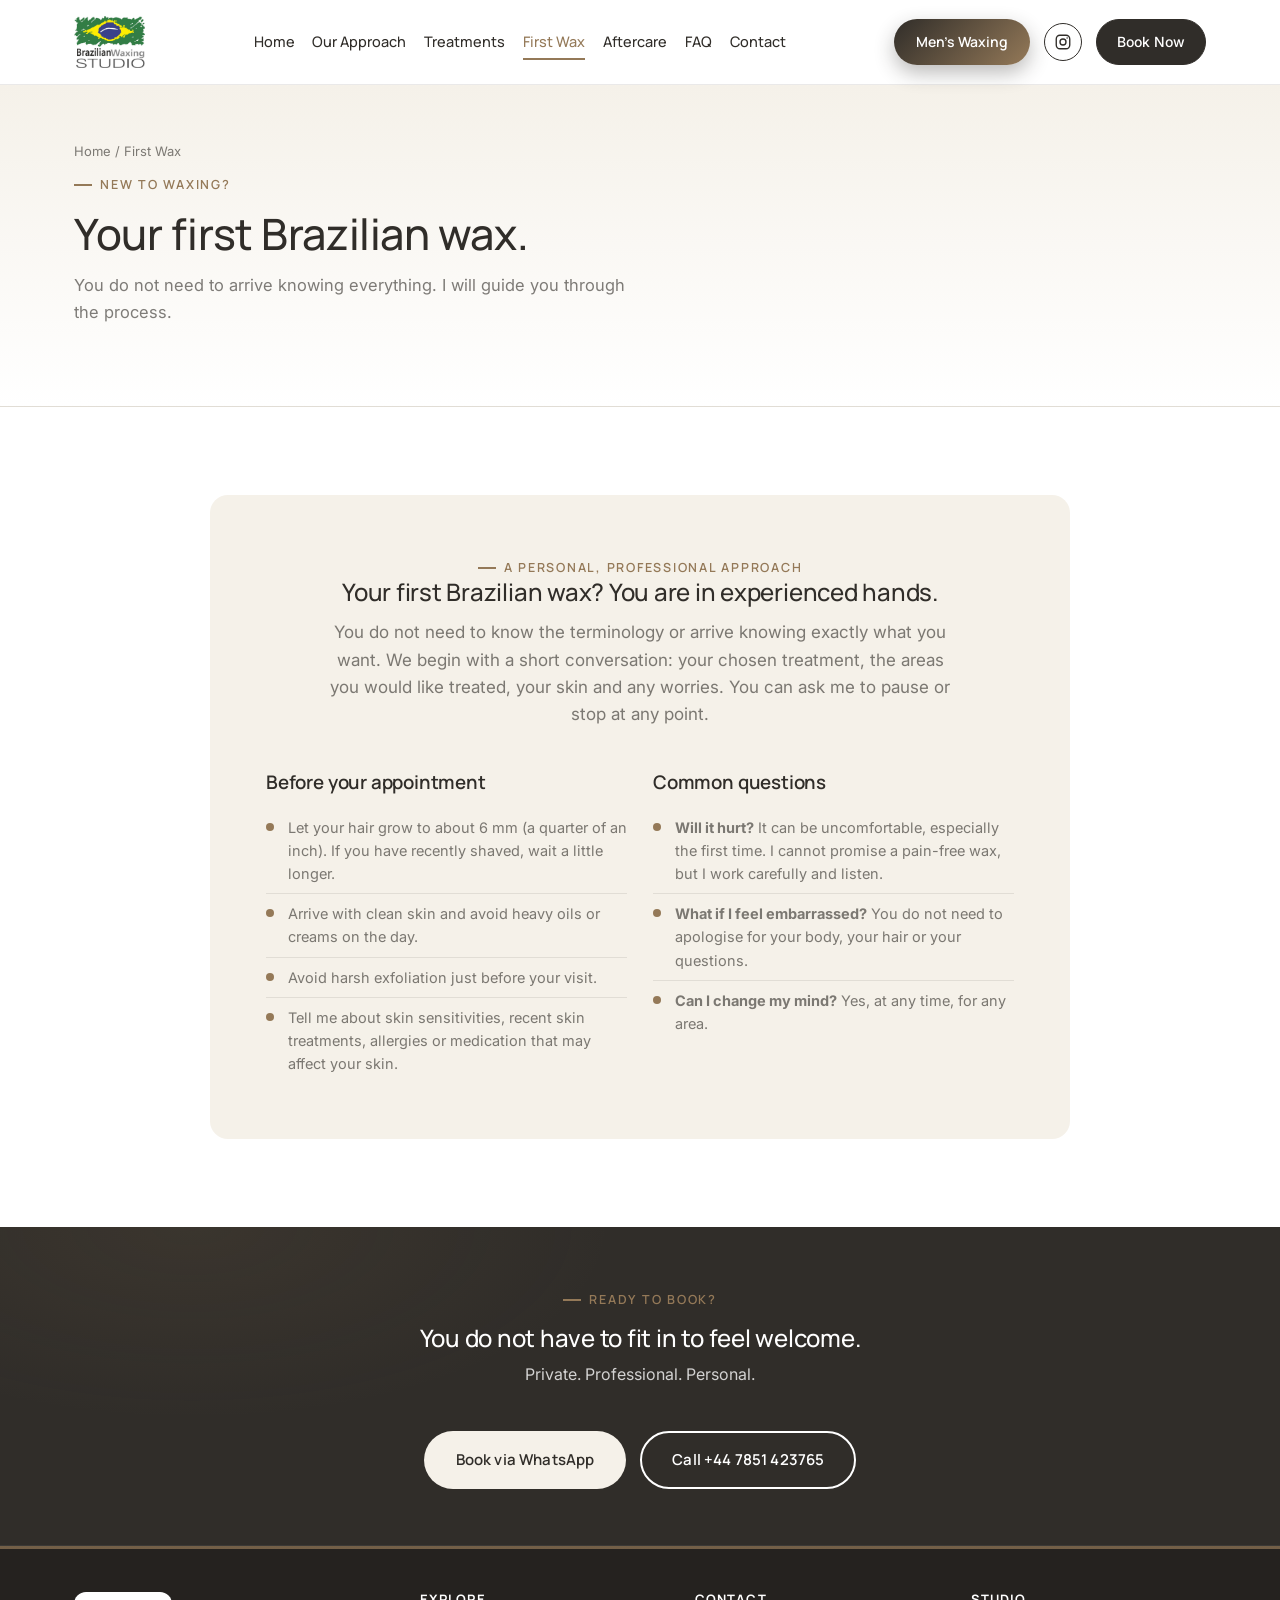
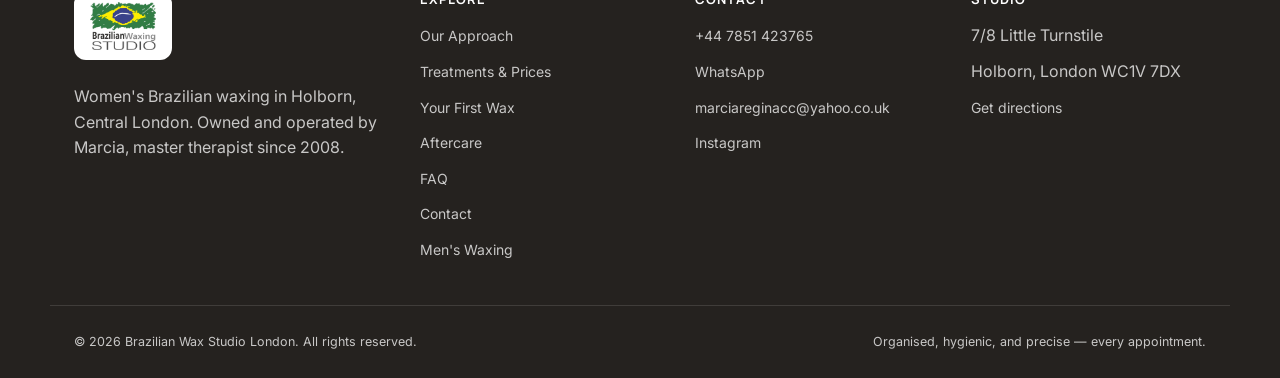
<file: first-wax.html>
<!DOCTYPE html>
<html lang="en-GB">
<head>
<meta charset="UTF-8">
<meta name="viewport" content="width=device-width, initial-scale=1.0">
<title>Your First Brazilian Wax | What to Expect | Brazilian Wax Studio Holborn</title>
<meta name="description" content="New to Brazilian waxing? What to expect, how to prepare and answers to common worries, from a London specialist since 2008.">
<link rel="stylesheet" href="style.css">
</head>
<body>

<header class="site-header">
  <div class="container nav-row">
    <a href="index.html" class="logo" aria-label="Brazilian Wax Studio — home">
      <img src="assets/logo.png" alt="Brazilian Wax Studio" width="72" height="52">
    </a>
    <nav class="nav-links" id="nav-links">
      <a href="index.html">Home</a>
      <a href="approach.html">Our Approach</a>
      <a href="treatments.html">Treatments</a>
      <a href="first-wax.html" class="active">First Wax</a>
      <a href="aftercare.html">Aftercare</a>
      <a href="faq.html">FAQ</a>
      <a href="contact.html">Contact</a>
    </nav>
    <div class="nav-cta">
      <a href="https://guicracco.github.io/Brazilian-Wax-Studio/" class="nav-men-btn"><span>Men's Waxing</span></a>
      <a href="https://www.instagram.com/brazilianwaxingstudiolondon/" class="nav-ig-btn" target="_blank" rel="noopener" aria-label="Follow us on Instagram"><svg viewBox="0 0 24 24" fill="none" stroke="currentColor" stroke-width="1.8" stroke-linecap="round" stroke-linejoin="round" aria-hidden="true"><rect x="3" y="3" width="18" height="18" rx="5"></rect><circle cx="12" cy="12" r="4"></circle><circle cx="17.5" cy="6.5" r="1" fill="currentColor" stroke="none"></circle></svg></a>
      <a href="https://wa.me/447851423765" class="nav-book-btn" target="_blank" rel="noopener"><span>Book Now</span></a>
      <button class="nav-toggle" id="nav-toggle" aria-label="Open menu" aria-expanded="false">
        <svg viewBox="0 0 24 24" fill="none" stroke="currentColor" stroke-width="2" stroke-linecap="round" stroke-linejoin="round"><path d="M3 12h18M3 6h18M3 18h18"></path></svg>
      </button>
    </div>
  </div>
</header>

<section class="page-hero">
  <div class="container">
    <div class="breadcrumb"><a href="index.html">Home</a> / First Wax</div>
    <span class="eyebrow">New to waxing?</span>
    <h1>Your first Brazilian wax.</h1>
    <p>You do not need to arrive knowing everything. I will guide you through the process.</p>
  </div>
</section>
<section class="section" id="first-wax">
  <div class="container">
    <div class="first-band">
      <div class="section-head center">
        <span class="eyebrow">A personal, professional approach</span>
        <h2>Your first Brazilian wax? You are in experienced hands.</h2>
        <p>You do not need to know the terminology or arrive knowing exactly what you want. We begin with a short conversation: your chosen treatment, the areas you would like treated, your skin and any worries. You can ask me to pause or stop at any point.</p>
      </div>
      <div class="grid-2">
        <div>
          <h3>Before your appointment</h3>
          <ul class="checklist">
            <li>Let your hair grow to about 6 mm (a quarter of an inch). If you have recently shaved, wait a little longer.</li>
            <li>Arrive with clean skin and avoid heavy oils or creams on the day.</li>
            <li>Avoid harsh exfoliation just before your visit.</li>
            <li>Tell me about skin sensitivities, recent skin treatments, allergies or medication that may affect your skin.</li>
          </ul>
        </div>
        <div>
          <h3>Common questions</h3>
          <ul class="checklist">
            <li><b>Will it hurt?</b> It can be uncomfortable, especially the first time. I cannot promise a pain-free wax, but I work carefully and listen.</li>
            <li><b>What if I feel embarrassed?</b> You do not need to apologise for your body, your hair or your questions.</li>
            <li><b>Can I change my mind?</b> Yes, at any time, for any area.</li>
          </ul>
        </div>
      </div>
    </div>
  </div>
</section><section class="section section--navy section--tight">
  <div class="container text-center">
    <span class="eyebrow" style="color:var(--gold);">Ready to book?</span>
    <h2 class="mt-lg" style="margin-top:14px;">You do not have to fit in to feel welcome.</h2>
    <p class="cta-sub">Private. Professional. Personal.</p>
    <div class="hero-ctas flex-center mt-lg">
      <a href="https://wa.me/447851423765" class="btn btn-gold" target="_blank" rel="noopener">Book via WhatsApp</a>
      <a href="tel:+447851423765" class="btn btn-outline">Call +44 7851 423765</a>
    </div>
  </div>
</section>

<footer class="site-footer">
  <div class="container footer-grid">
    <div>
      <div class="footer-logo">
        <img src="assets/logo.png" alt="Brazilian Wax Studio" width="66" height="48" loading="lazy">
      </div>
      <p>Women's Brazilian waxing in Holborn, Central London. Owned and operated by Marcia, master therapist since 2008.</p>
    </div>
    <div class="footer-col">
      <h4>Explore</h4>
      <ul>
        <li><a href="approach.html">Our Approach</a></li>
        <li><a href="treatments.html">Treatments &amp; Prices</a></li>
        <li><a href="first-wax.html">Your First Wax</a></li>
        <li><a href="aftercare.html">Aftercare</a></li>
        <li><a href="faq.html">FAQ</a></li>
        <li><a href="contact.html">Contact</a></li>
        <li><a href="https://guicracco.github.io/Brazilian-Wax-Studio/">Men's Waxing</a></li>
      </ul>
    </div>
    <div class="footer-col">
      <h4>Contact</h4>
      <ul>
        <li><a href="tel:+447851423765">+44 7851 423765</a></li>
        <li><a href="https://wa.me/447851423765">WhatsApp</a></li>
        <li><a href="mailto:marciareginacc@yahoo.co.uk">marciareginacc@yahoo.co.uk</a></li>
        <li><a href="https://www.instagram.com/brazilianwaxingstudiolondon/" target="_blank" rel="noopener">Instagram</a></li>
      </ul>
    </div>
    <div class="footer-col">
      <h4>Studio</h4>
      <ul>
        <li>7/8 Little Turnstile</li>
        <li>Holborn, London WC1V 7DX</li>
        <li><a href="https://www.google.com/maps/dir/?api=1&amp;destination=7%2F8+Little+Turnstile%2C+Holborn%2C+London+WC1V+7DX" target="_blank" rel="noopener">Get directions</a></li>
      </ul>
    </div>
  </div>
  <div class="container footer-bottom">
    <span>© <span id="year">2026</span> Brazilian Wax Studio London. All rights reserved.</span>
    <span>Organised, hygienic, and precise — every appointment.</span>
  </div>
</footer>

<div class="mobile-cta-bar">
  <a href="tel:+447851423765" class="call">
    <svg viewBox="0 0 24 24" fill="none" stroke="currentColor" stroke-width="2" stroke-linecap="round" stroke-linejoin="round"><path d="M22 16.92v3a2 2 0 0 1-2.18 2 19.79 19.79 0 0 1-8.63-3.07 19.5 19.5 0 0 1-6-6 19.79 19.79 0 0 1-3.07-8.67A2 2 0 0 1 4.11 2h3a2 2 0 0 1 2 1.72c.127.96.361 1.903.7 2.81a2 2 0 0 1-.45 2.11L8.09 9.91a16 16 0 0 0 6 6l1.27-1.27a2 2 0 0 1 2.11-.45c.907.339 1.85.573 2.81.7A2 2 0 0 1 22 16.92z"></path></svg>
    Call
  </a>
  <a href="https://wa.me/447851423765" class="whatsapp">
    <svg viewBox="0 0 24 24" fill="none" stroke="currentColor" stroke-width="2" stroke-linecap="round" stroke-linejoin="round"><path d="M21 11.5a8.38 8.38 0 0 1-.9 3.8 8.5 8.5 0 0 1-7.6 4.7 8.38 8.38 0 0 1-3.8-.9L3 21l1.9-5.7a8.38 8.38 0 0 1-.9-3.8 8.5 8.5 0 0 1 4.7-7.6 8.38 8.38 0 0 1 3.8-.9h.5a8.48 8.48 0 0 1 8 8v.5z"></path></svg>
    WhatsApp
  </a>
</div>

<script src="script.js"></script>
</body>
</html>
</file>
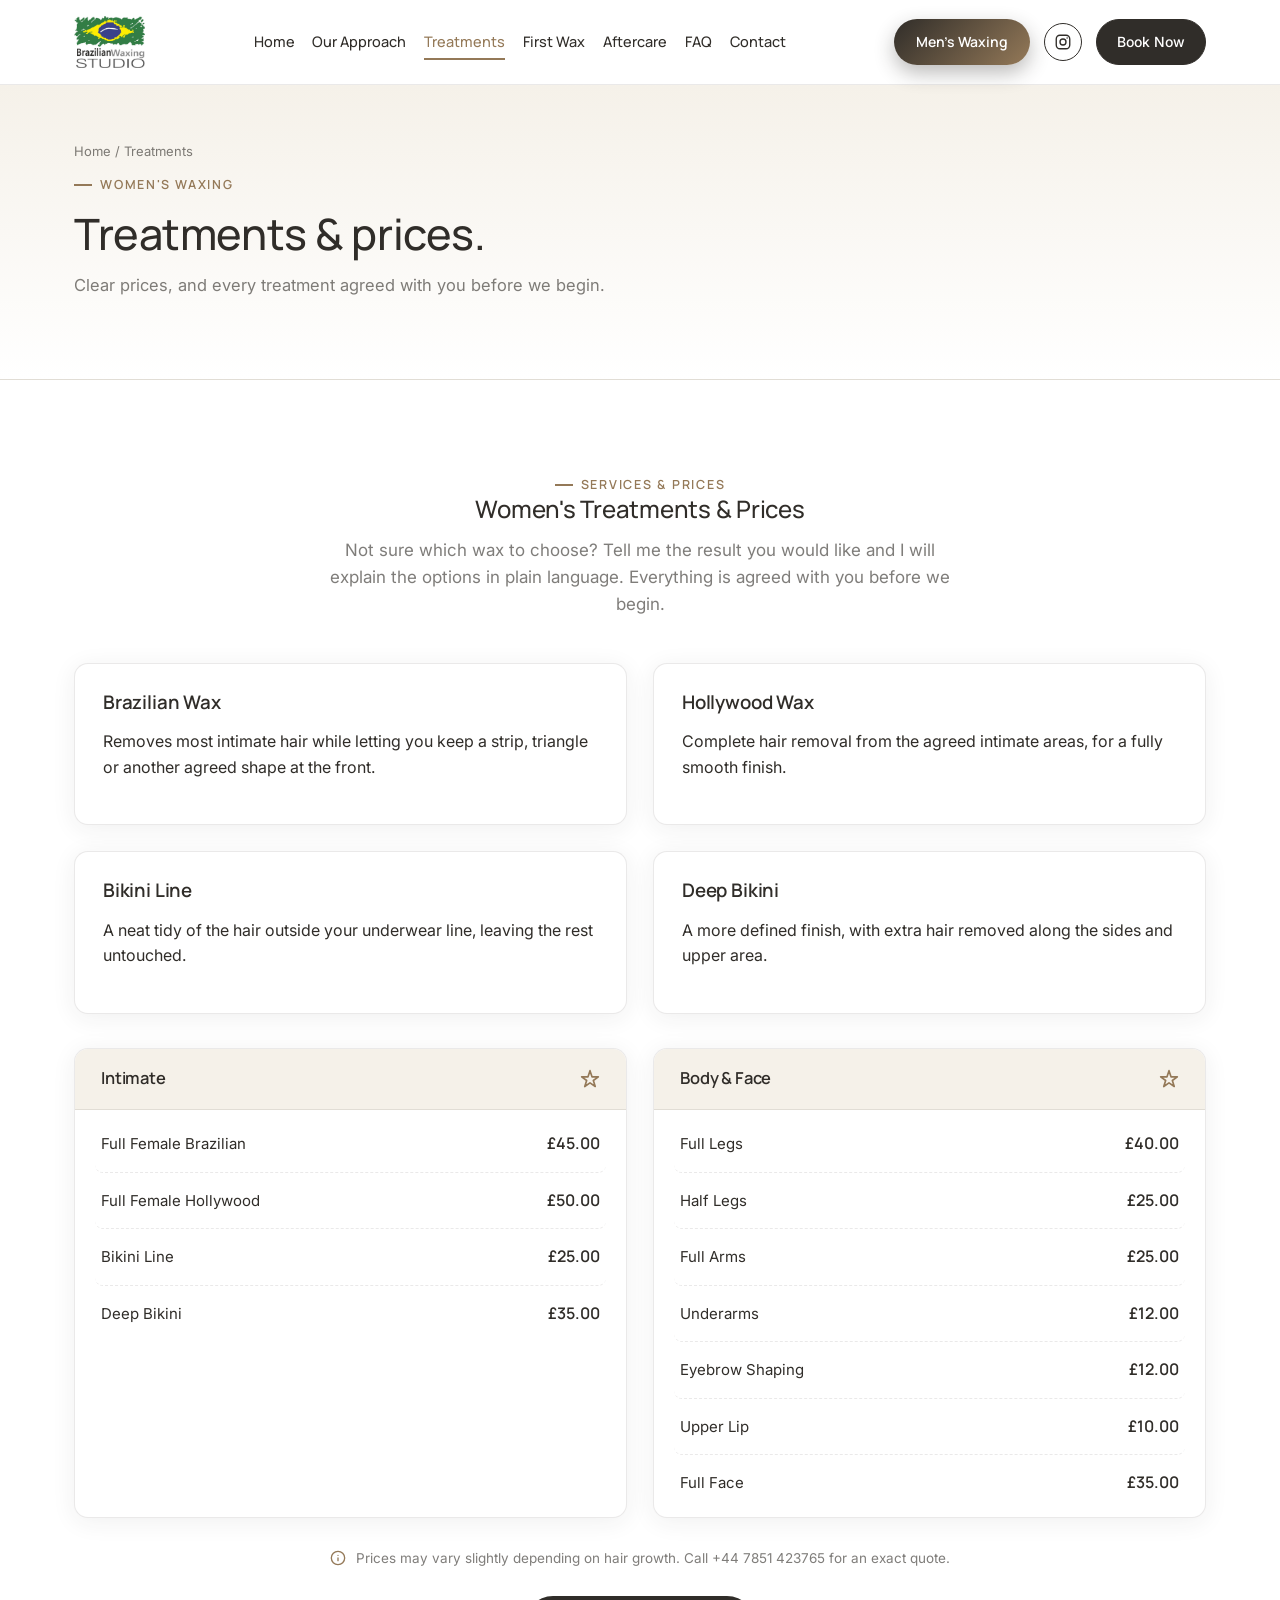
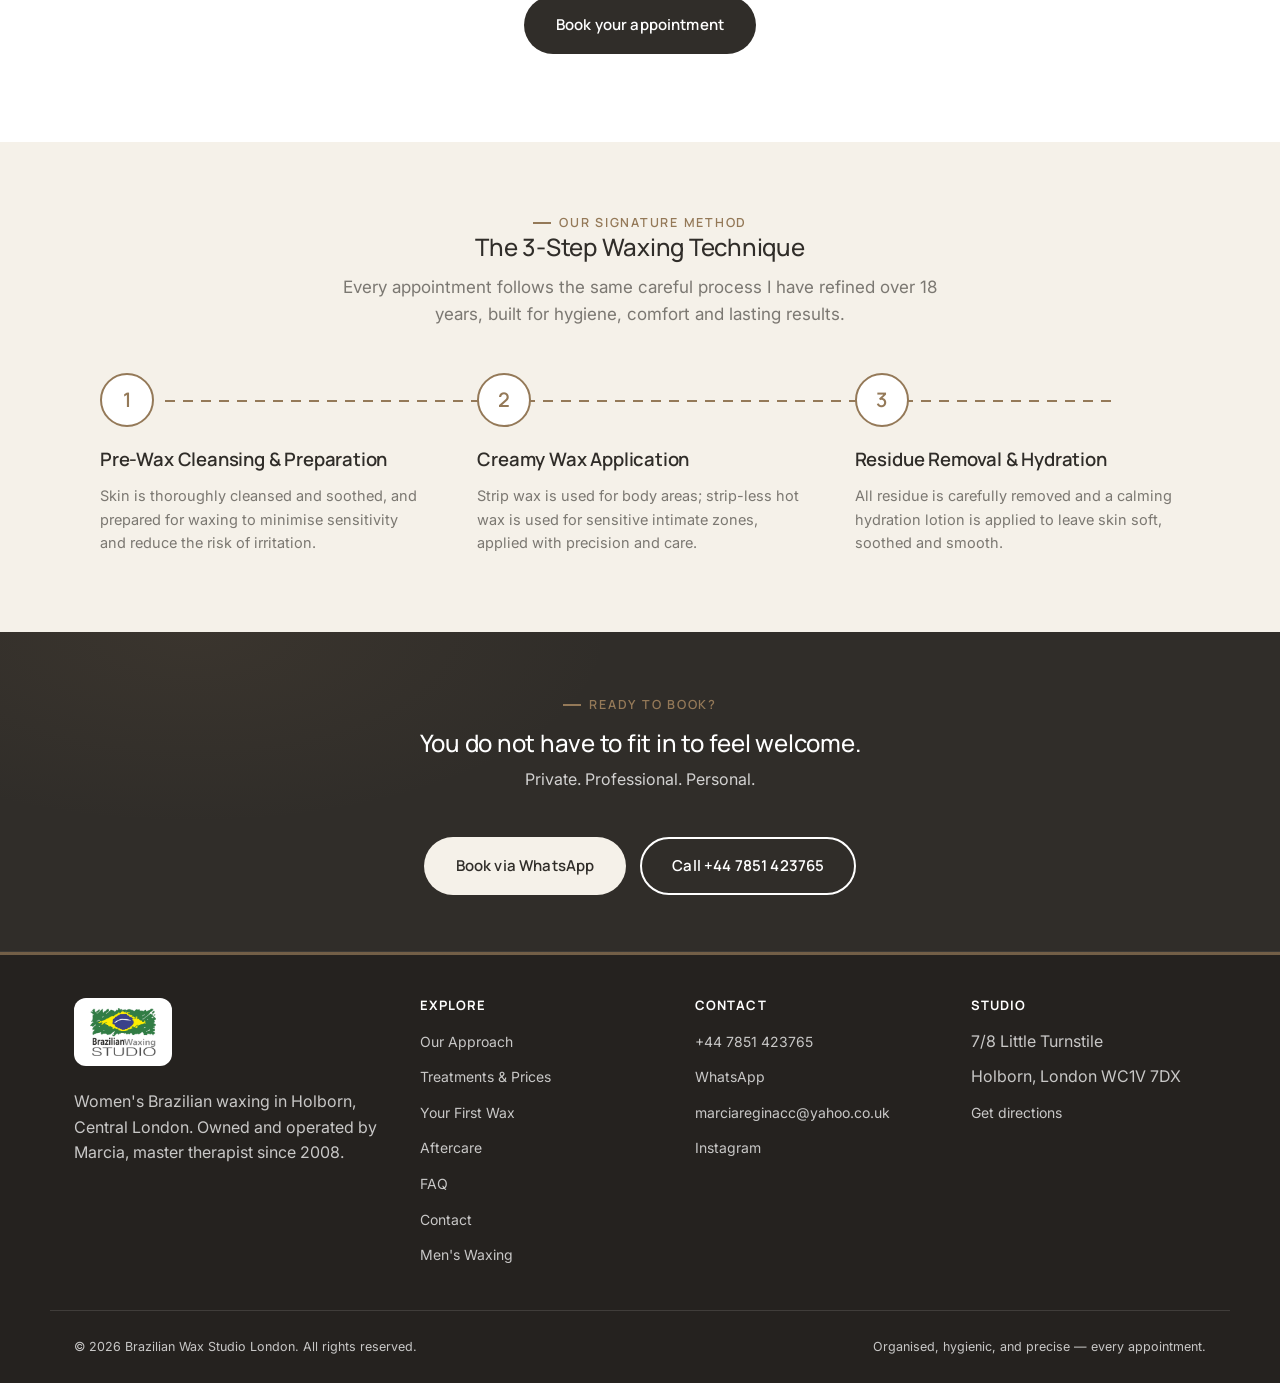
<file: treatments.html>
<!DOCTYPE html>
<html lang="en-GB">
<head>
<meta charset="UTF-8">
<meta name="viewport" content="width=device-width, initial-scale=1.0">
<title>Women's Waxing Treatments &amp; Prices | Brazilian Wax Studio Holborn</title>
<meta name="description" content="Brazilian, Hollywood, bikini, deep bikini, body and face waxing for women in Holborn, London, with clear prices.">
<link rel="stylesheet" href="style.css">
</head>
<body>

<header class="site-header">
  <div class="container nav-row">
    <a href="index.html" class="logo" aria-label="Brazilian Wax Studio — home">
      <img src="assets/logo.png" alt="Brazilian Wax Studio" width="72" height="52">
    </a>
    <nav class="nav-links" id="nav-links">
      <a href="index.html">Home</a>
      <a href="approach.html">Our Approach</a>
      <a href="treatments.html" class="active">Treatments</a>
      <a href="first-wax.html">First Wax</a>
      <a href="aftercare.html">Aftercare</a>
      <a href="faq.html">FAQ</a>
      <a href="contact.html">Contact</a>
    </nav>
    <div class="nav-cta">
      <a href="https://guicracco.github.io/Brazilian-Wax-Studio/" class="nav-men-btn"><span>Men's Waxing</span></a>
      <a href="https://www.instagram.com/brazilianwaxingstudiolondon/" class="nav-ig-btn" target="_blank" rel="noopener" aria-label="Follow us on Instagram"><svg viewBox="0 0 24 24" fill="none" stroke="currentColor" stroke-width="1.8" stroke-linecap="round" stroke-linejoin="round" aria-hidden="true"><rect x="3" y="3" width="18" height="18" rx="5"></rect><circle cx="12" cy="12" r="4"></circle><circle cx="17.5" cy="6.5" r="1" fill="currentColor" stroke="none"></circle></svg></a>
      <a href="https://wa.me/447851423765" class="nav-book-btn" target="_blank" rel="noopener"><span>Book Now</span></a>
      <button class="nav-toggle" id="nav-toggle" aria-label="Open menu" aria-expanded="false">
        <svg viewBox="0 0 24 24" fill="none" stroke="currentColor" stroke-width="2" stroke-linecap="round" stroke-linejoin="round"><path d="M3 12h18M3 6h18M3 18h18"></path></svg>
      </button>
    </div>
  </div>
</header>

<section class="page-hero">
  <div class="container">
    <div class="breadcrumb"><a href="index.html">Home</a> / Treatments</div>
    <span class="eyebrow">Women's waxing</span>
    <h1>Treatments &amp; prices.</h1>
    <p>Clear prices, and every treatment agreed with you before we begin.</p>
  </div>
</section>
<section class="section" id="treatments">
  <div class="container">
    <div class="section-head center">
      <span class="eyebrow">Services &amp; prices</span>
      <h2>Women's Treatments &amp; Prices</h2>
      <p>Not sure which wax to choose? Tell me the result you would like and I will explain the options in plain language. Everything is agreed with you before we begin.</p>
    </div>

    <div class="grid-2" style="margin-bottom:34px;">
      <div class="card"><h3>Brazilian Wax</h3><p>Removes most intimate hair while letting you keep a strip, triangle or another agreed shape at the front.</p></div>
      <div class="card"><h3>Hollywood Wax</h3><p>Complete hair removal from the agreed intimate areas, for a fully smooth finish.</p></div>
      <div class="card"><h3>Bikini Line</h3><p>A neat tidy of the hair outside your underwear line, leaving the rest untouched.</p></div>
      <div class="card"><h3>Deep Bikini</h3><p>A more defined finish, with extra hair removed along the sides and upper area.</p></div>
    </div>

    <div class="price-grid">
      <div class="price-card">
        <div class="price-card__head">
          <h3>Intimate</h3>
          <svg viewBox="0 0 24 24" fill="none" stroke="currentColor" stroke-width="2" stroke-linecap="round" stroke-linejoin="round"><path d="M12 2l2.4 7.4H22l-6 4.4 2.3 7.2L12 16.6 5.7 21l2.3-7.2L2 9.4h7.6z"></path></svg>
        </div>
        <div class="price-list">
          <div class="price-row"><span class="name">Full Female Brazilian</span><span class="amount">£45.00</span></div>
          <div class="price-row"><span class="name">Full Female Hollywood</span><span class="amount">£50.00</span></div>
          <div class="price-row"><span class="name">Bikini Line</span><span class="amount">£25.00</span></div>
          <div class="price-row"><span class="name">Deep Bikini</span><span class="amount">£35.00</span></div>
        </div>
      </div>
      <div class="price-card">
        <div class="price-card__head">
          <h3>Body &amp; Face</h3>
          <svg viewBox="0 0 24 24" fill="none" stroke="currentColor" stroke-width="2" stroke-linecap="round" stroke-linejoin="round"><path d="M12 2l2.4 7.4H22l-6 4.4 2.3 7.2L12 16.6 5.7 21l2.3-7.2L2 9.4h7.6z"></path></svg>
        </div>
        <div class="price-list">
          <div class="price-row"><span class="name">Full Legs</span><span class="amount">£40.00</span></div>
          <div class="price-row"><span class="name">Half Legs</span><span class="amount">£25.00</span></div>
          <div class="price-row"><span class="name">Full Arms</span><span class="amount">£25.00</span></div>
          <div class="price-row"><span class="name">Underarms</span><span class="amount">£12.00</span></div>
          <div class="price-row"><span class="name">Eyebrow Shaping</span><span class="amount">£12.00</span></div>
          <div class="price-row"><span class="name">Upper Lip</span><span class="amount">£10.00</span></div>
          <div class="price-row"><span class="name">Full Face</span><span class="amount">£35.00</span></div>
        </div>
      </div>
    </div>

    <p class="price-note" style="justify-content:center; margin-top:30px;">
      <svg viewBox="0 0 24 24" fill="none" stroke="currentColor" stroke-width="2" stroke-linecap="round" stroke-linejoin="round"><circle cx="12" cy="12" r="10"></circle><path d="M12 16v-4M12 8h.01"></path></svg>
      Prices may vary slightly depending on hair growth. Call +44 7851 423765 for an exact quote.
    </p>
    <div class="hero-ctas flex-center" style="margin-top:26px;">
      <a href="https://wa.me/447851423765" class="btn btn-primary" target="_blank" rel="noopener">Book your appointment</a>
    </div>
  </div>
</section><section class="section section--slate section--tight">
  <div class="container">
    <div class="section-head center">
      <span class="eyebrow">Our signature method</span>
      <h2>The 3-Step Waxing Technique</h2>
      <p>Every appointment follows the same careful process I have refined over 18 years, built for hygiene, comfort and lasting results.</p>
    </div>
    <div class="ritual">
      <div class="ritual-step">
        <div class="num">1</div>
        <h3>Pre-Wax Cleansing &amp; Preparation</h3>
        <p>Skin is thoroughly cleansed and soothed, and prepared for waxing to minimise sensitivity and reduce the risk of irritation.</p>
      </div>
      <div class="ritual-step">
        <div class="num">2</div>
        <h3>Creamy Wax Application</h3>
        <p>Strip wax is used for body areas; strip-less hot wax is used for sensitive intimate zones, applied with precision and care.</p>
      </div>
      <div class="ritual-step">
        <div class="num">3</div>
        <h3>Residue Removal &amp; Hydration</h3>
        <p>All residue is carefully removed and a calming hydration lotion is applied to leave skin soft, soothed and smooth.</p>
      </div>
    </div>
  </div>
</section><section class="section section--navy section--tight">
  <div class="container text-center">
    <span class="eyebrow" style="color:var(--gold);">Ready to book?</span>
    <h2 class="mt-lg" style="margin-top:14px;">You do not have to fit in to feel welcome.</h2>
    <p class="cta-sub">Private. Professional. Personal.</p>
    <div class="hero-ctas flex-center mt-lg">
      <a href="https://wa.me/447851423765" class="btn btn-gold" target="_blank" rel="noopener">Book via WhatsApp</a>
      <a href="tel:+447851423765" class="btn btn-outline">Call +44 7851 423765</a>
    </div>
  </div>
</section>

<footer class="site-footer">
  <div class="container footer-grid">
    <div>
      <div class="footer-logo">
        <img src="assets/logo.png" alt="Brazilian Wax Studio" width="66" height="48" loading="lazy">
      </div>
      <p>Women's Brazilian waxing in Holborn, Central London. Owned and operated by Marcia, master therapist since 2008.</p>
    </div>
    <div class="footer-col">
      <h4>Explore</h4>
      <ul>
        <li><a href="approach.html">Our Approach</a></li>
        <li><a href="treatments.html">Treatments &amp; Prices</a></li>
        <li><a href="first-wax.html">Your First Wax</a></li>
        <li><a href="aftercare.html">Aftercare</a></li>
        <li><a href="faq.html">FAQ</a></li>
        <li><a href="contact.html">Contact</a></li>
        <li><a href="https://guicracco.github.io/Brazilian-Wax-Studio/">Men's Waxing</a></li>
      </ul>
    </div>
    <div class="footer-col">
      <h4>Contact</h4>
      <ul>
        <li><a href="tel:+447851423765">+44 7851 423765</a></li>
        <li><a href="https://wa.me/447851423765">WhatsApp</a></li>
        <li><a href="mailto:marciareginacc@yahoo.co.uk">marciareginacc@yahoo.co.uk</a></li>
        <li><a href="https://www.instagram.com/brazilianwaxingstudiolondon/" target="_blank" rel="noopener">Instagram</a></li>
      </ul>
    </div>
    <div class="footer-col">
      <h4>Studio</h4>
      <ul>
        <li>7/8 Little Turnstile</li>
        <li>Holborn, London WC1V 7DX</li>
        <li><a href="https://www.google.com/maps/dir/?api=1&amp;destination=7%2F8+Little+Turnstile%2C+Holborn%2C+London+WC1V+7DX" target="_blank" rel="noopener">Get directions</a></li>
      </ul>
    </div>
  </div>
  <div class="container footer-bottom">
    <span>© <span id="year">2026</span> Brazilian Wax Studio London. All rights reserved.</span>
    <span>Organised, hygienic, and precise — every appointment.</span>
  </div>
</footer>

<div class="mobile-cta-bar">
  <a href="tel:+447851423765" class="call">
    <svg viewBox="0 0 24 24" fill="none" stroke="currentColor" stroke-width="2" stroke-linecap="round" stroke-linejoin="round"><path d="M22 16.92v3a2 2 0 0 1-2.18 2 19.79 19.79 0 0 1-8.63-3.07 19.5 19.5 0 0 1-6-6 19.79 19.79 0 0 1-3.07-8.67A2 2 0 0 1 4.11 2h3a2 2 0 0 1 2 1.72c.127.96.361 1.903.7 2.81a2 2 0 0 1-.45 2.11L8.09 9.91a16 16 0 0 0 6 6l1.27-1.27a2 2 0 0 1 2.11-.45c.907.339 1.85.573 2.81.7A2 2 0 0 1 22 16.92z"></path></svg>
    Call
  </a>
  <a href="https://wa.me/447851423765" class="whatsapp">
    <svg viewBox="0 0 24 24" fill="none" stroke="currentColor" stroke-width="2" stroke-linecap="round" stroke-linejoin="round"><path d="M21 11.5a8.38 8.38 0 0 1-.9 3.8 8.5 8.5 0 0 1-7.6 4.7 8.38 8.38 0 0 1-3.8-.9L3 21l1.9-5.7a8.38 8.38 0 0 1-.9-3.8 8.5 8.5 0 0 1 4.7-7.6 8.38 8.38 0 0 1 3.8-.9h.5a8.48 8.48 0 0 1 8 8v.5z"></path></svg>
    WhatsApp
  </a>
</div>

<script src="script.js"></script>
</body>
</html>
</file>
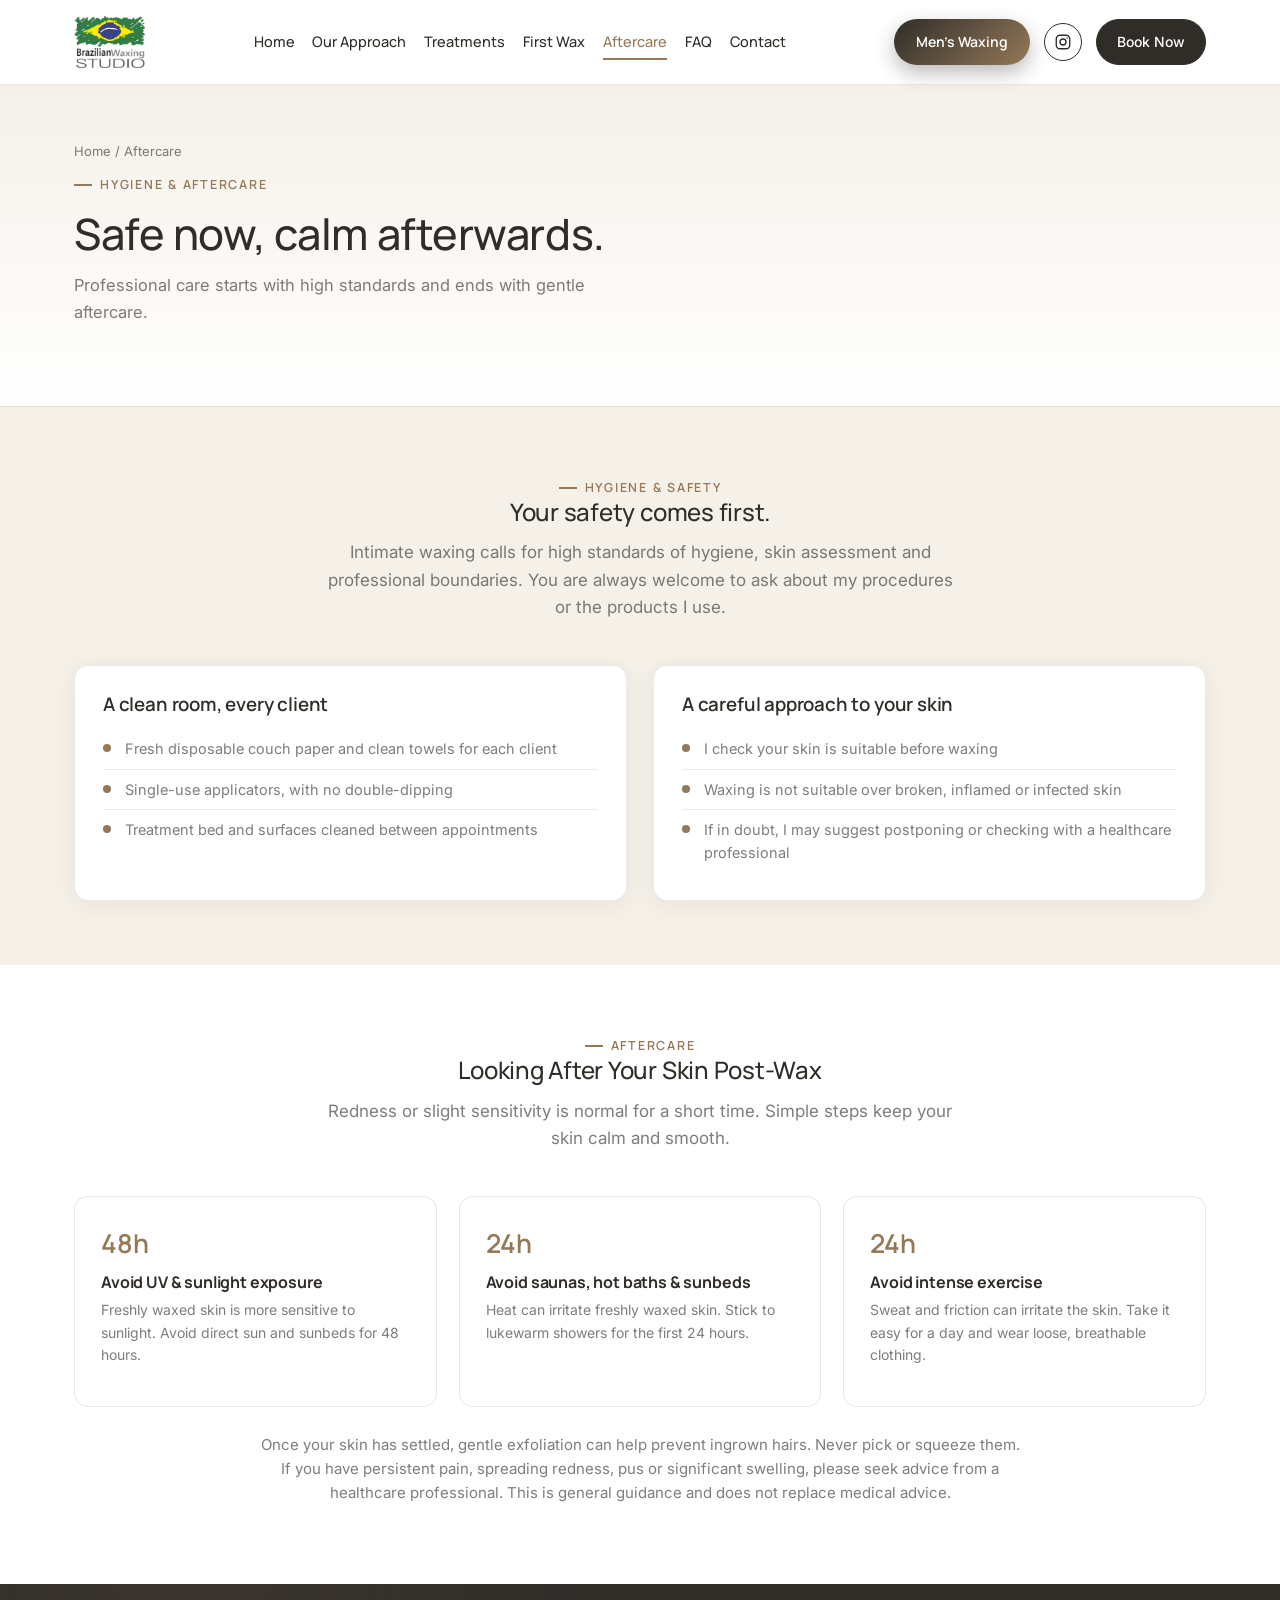
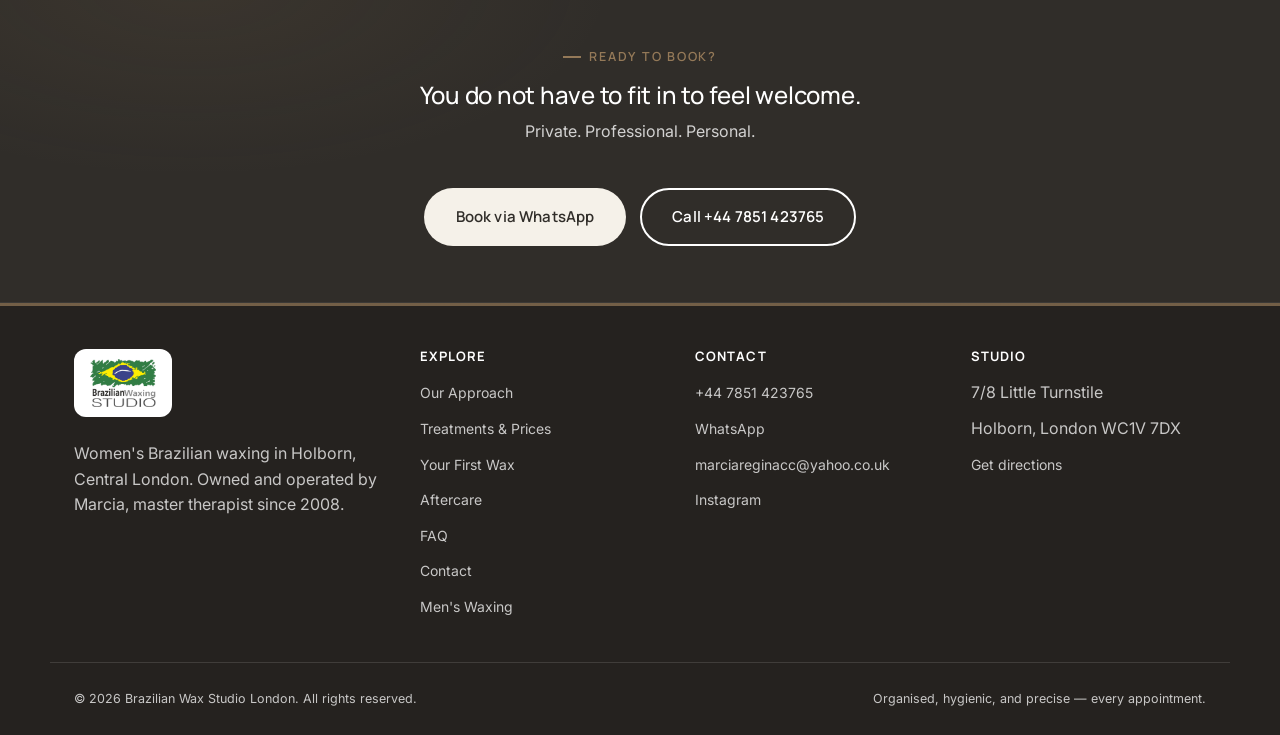
<file: site-feminino/aftercare.html>
<!DOCTYPE html>
<html lang="en-GB">
<head>
<meta charset="UTF-8">
<meta name="viewport" content="width=device-width, initial-scale=1.0">
<title>Hygiene &amp; Aftercare | Brazilian Wax Studio Holborn</title>
<meta name="description" content="How the studio keeps you safe, and how to care for your skin after a Brazilian or intimate wax.">
<link rel="stylesheet" href="style.css">
</head>
<body>

<header class="site-header">
  <div class="container nav-row">
    <a href="index.html" class="logo" aria-label="Brazilian Wax Studio — home">
      <img src="assets/logo.png" alt="Brazilian Wax Studio" width="72" height="52">
    </a>
    <nav class="nav-links" id="nav-links">
      <a href="index.html">Home</a>
      <a href="approach.html">Our Approach</a>
      <a href="treatments.html">Treatments</a>
      <a href="first-wax.html">First Wax</a>
      <a href="aftercare.html" class="active">Aftercare</a>
      <a href="faq.html">FAQ</a>
      <a href="contact.html">Contact</a>
    </nav>
    <div class="nav-cta">
      <a href="https://guicracco.github.io/Brazilian-Wax-Studio/" class="nav-men-btn"><span>Men's Waxing</span></a>
      <a href="https://www.instagram.com/brazilianwaxingstudiolondon/" class="nav-ig-btn" target="_blank" rel="noopener" aria-label="Follow us on Instagram"><svg viewBox="0 0 24 24" fill="none" stroke="currentColor" stroke-width="1.8" stroke-linecap="round" stroke-linejoin="round" aria-hidden="true"><rect x="3" y="3" width="18" height="18" rx="5"></rect><circle cx="12" cy="12" r="4"></circle><circle cx="17.5" cy="6.5" r="1" fill="currentColor" stroke="none"></circle></svg></a>
      <a href="https://wa.me/447851423765" class="nav-book-btn" target="_blank" rel="noopener"><span>Book Now</span></a>
      <button class="nav-toggle" id="nav-toggle" aria-label="Open menu" aria-expanded="false">
        <svg viewBox="0 0 24 24" fill="none" stroke="currentColor" stroke-width="2" stroke-linecap="round" stroke-linejoin="round"><path d="M3 12h18M3 6h18M3 18h18"></path></svg>
      </button>
    </div>
  </div>
</header>

<section class="page-hero">
  <div class="container">
    <div class="breadcrumb"><a href="index.html">Home</a> / Aftercare</div>
    <span class="eyebrow">Hygiene &amp; aftercare</span>
    <h1>Safe now, calm afterwards.</h1>
    <p>Professional care starts with high standards and ends with gentle aftercare.</p>
  </div>
</section>
<section class="section section--slate section--tight" id="hygiene">
  <div class="container">
    <div class="section-head center">
      <span class="eyebrow">Hygiene &amp; safety</span>
      <h2>Your safety comes first.</h2>
      <p>Intimate waxing calls for high standards of hygiene, skin assessment and professional boundaries. You are always welcome to ask about my procedures or the products I use.</p>
    </div>
    <div class="grid-2">
      <div class="card"><h3>A clean room, every client</h3><ul class="checklist"><li>Fresh disposable couch paper and clean towels for each client</li><li>Single-use applicators, with no double-dipping</li><li>Treatment bed and surfaces cleaned between appointments</li></ul></div>
      <div class="card"><h3>A careful approach to your skin</h3><ul class="checklist"><li>I check your skin is suitable before waxing</li><li>Waxing is not suitable over broken, inflamed or infected skin</li><li>If in doubt, I may suggest postponing or checking with a healthcare professional</li></ul></div>
    </div>
  </div>
</section><section class="section section--tight" id="aftercare">
  <div class="container">
    <div class="section-head center">
      <span class="eyebrow">Aftercare</span>
      <h2>Looking After Your Skin Post-Wax</h2>
      <p>Redness or slight sensitivity is normal for a short time. Simple steps keep your skin calm and smooth.</p>
    </div>
    <div class="aftercare-grid">
      <div class="aftercare-card">
        <span class="hrs">48h</span>
        <h4>Avoid UV &amp; sunlight exposure</h4>
        <p>Freshly waxed skin is more sensitive to sunlight. Avoid direct sun and sunbeds for 48 hours.</p>
      </div>
      <div class="aftercare-card">
        <span class="hrs">24h</span>
        <h4>Avoid saunas, hot baths &amp; sunbeds</h4>
        <p>Heat can irritate freshly waxed skin. Stick to lukewarm showers for the first 24 hours.</p>
      </div>
      <div class="aftercare-card">
        <span class="hrs">24h</span>
        <h4>Avoid intense exercise</h4>
        <p>Sweat and friction can irritate the skin. Take it easy for a day and wear loose, breathable clothing.</p>
      </div>
    </div>
    <p class="muted text-center" style="margin-top:26px; max-width:760px; margin-left:auto; margin-right:auto;">Once your skin has settled, gentle exfoliation can help prevent ingrown hairs. Never pick or squeeze them. If you have persistent pain, spreading redness, pus or significant swelling, please seek advice from a healthcare professional. This is general guidance and does not replace medical advice.</p>
  </div>
</section><section class="section section--navy section--tight">
  <div class="container text-center">
    <span class="eyebrow" style="color:var(--gold);">Ready to book?</span>
    <h2 class="mt-lg" style="margin-top:14px;">You do not have to fit in to feel welcome.</h2>
    <p class="cta-sub">Private. Professional. Personal.</p>
    <div class="hero-ctas flex-center mt-lg">
      <a href="https://wa.me/447851423765" class="btn btn-gold" target="_blank" rel="noopener">Book via WhatsApp</a>
      <a href="tel:+447851423765" class="btn btn-outline">Call +44 7851 423765</a>
    </div>
  </div>
</section>

<footer class="site-footer">
  <div class="container footer-grid">
    <div>
      <div class="footer-logo">
        <img src="assets/logo.png" alt="Brazilian Wax Studio" width="66" height="48" loading="lazy">
      </div>
      <p>Women's Brazilian waxing in Holborn, Central London. Owned and operated by Marcia, master therapist since 2008.</p>
    </div>
    <div class="footer-col">
      <h4>Explore</h4>
      <ul>
        <li><a href="approach.html">Our Approach</a></li>
        <li><a href="treatments.html">Treatments &amp; Prices</a></li>
        <li><a href="first-wax.html">Your First Wax</a></li>
        <li><a href="aftercare.html">Aftercare</a></li>
        <li><a href="faq.html">FAQ</a></li>
        <li><a href="contact.html">Contact</a></li>
        <li><a href="https://guicracco.github.io/Brazilian-Wax-Studio/">Men's Waxing</a></li>
      </ul>
    </div>
    <div class="footer-col">
      <h4>Contact</h4>
      <ul>
        <li><a href="tel:+447851423765">+44 7851 423765</a></li>
        <li><a href="https://wa.me/447851423765">WhatsApp</a></li>
        <li><a href="mailto:marciareginacc@yahoo.co.uk">marciareginacc@yahoo.co.uk</a></li>
        <li><a href="https://www.instagram.com/brazilianwaxingstudiolondon/" target="_blank" rel="noopener">Instagram</a></li>
      </ul>
    </div>
    <div class="footer-col">
      <h4>Studio</h4>
      <ul>
        <li>7/8 Little Turnstile</li>
        <li>Holborn, London WC1V 7DX</li>
        <li><a href="https://www.google.com/maps/dir/?api=1&amp;destination=7%2F8+Little+Turnstile%2C+Holborn%2C+London+WC1V+7DX" target="_blank" rel="noopener">Get directions</a></li>
      </ul>
    </div>
  </div>
  <div class="container footer-bottom">
    <span>© <span id="year">2026</span> Brazilian Wax Studio London. All rights reserved.</span>
    <span>Organised, hygienic, and precise — every appointment.</span>
  </div>
</footer>

<div class="mobile-cta-bar">
  <a href="tel:+447851423765" class="call">
    <svg viewBox="0 0 24 24" fill="none" stroke="currentColor" stroke-width="2" stroke-linecap="round" stroke-linejoin="round"><path d="M22 16.92v3a2 2 0 0 1-2.18 2 19.79 19.79 0 0 1-8.63-3.07 19.5 19.5 0 0 1-6-6 19.79 19.79 0 0 1-3.07-8.67A2 2 0 0 1 4.11 2h3a2 2 0 0 1 2 1.72c.127.96.361 1.903.7 2.81a2 2 0 0 1-.45 2.11L8.09 9.91a16 16 0 0 0 6 6l1.27-1.27a2 2 0 0 1 2.11-.45c.907.339 1.85.573 2.81.7A2 2 0 0 1 22 16.92z"></path></svg>
    Call
  </a>
  <a href="https://wa.me/447851423765" class="whatsapp">
    <svg viewBox="0 0 24 24" fill="none" stroke="currentColor" stroke-width="2" stroke-linecap="round" stroke-linejoin="round"><path d="M21 11.5a8.38 8.38 0 0 1-.9 3.8 8.5 8.5 0 0 1-7.6 4.7 8.38 8.38 0 0 1-3.8-.9L3 21l1.9-5.7a8.38 8.38 0 0 1-.9-3.8 8.5 8.5 0 0 1 4.7-7.6 8.38 8.38 0 0 1 3.8-.9h.5a8.48 8.48 0 0 1 8 8v.5z"></path></svg>
    WhatsApp
  </a>
</div>

<script src="script.js"></script>
</body>
</html>
</file>
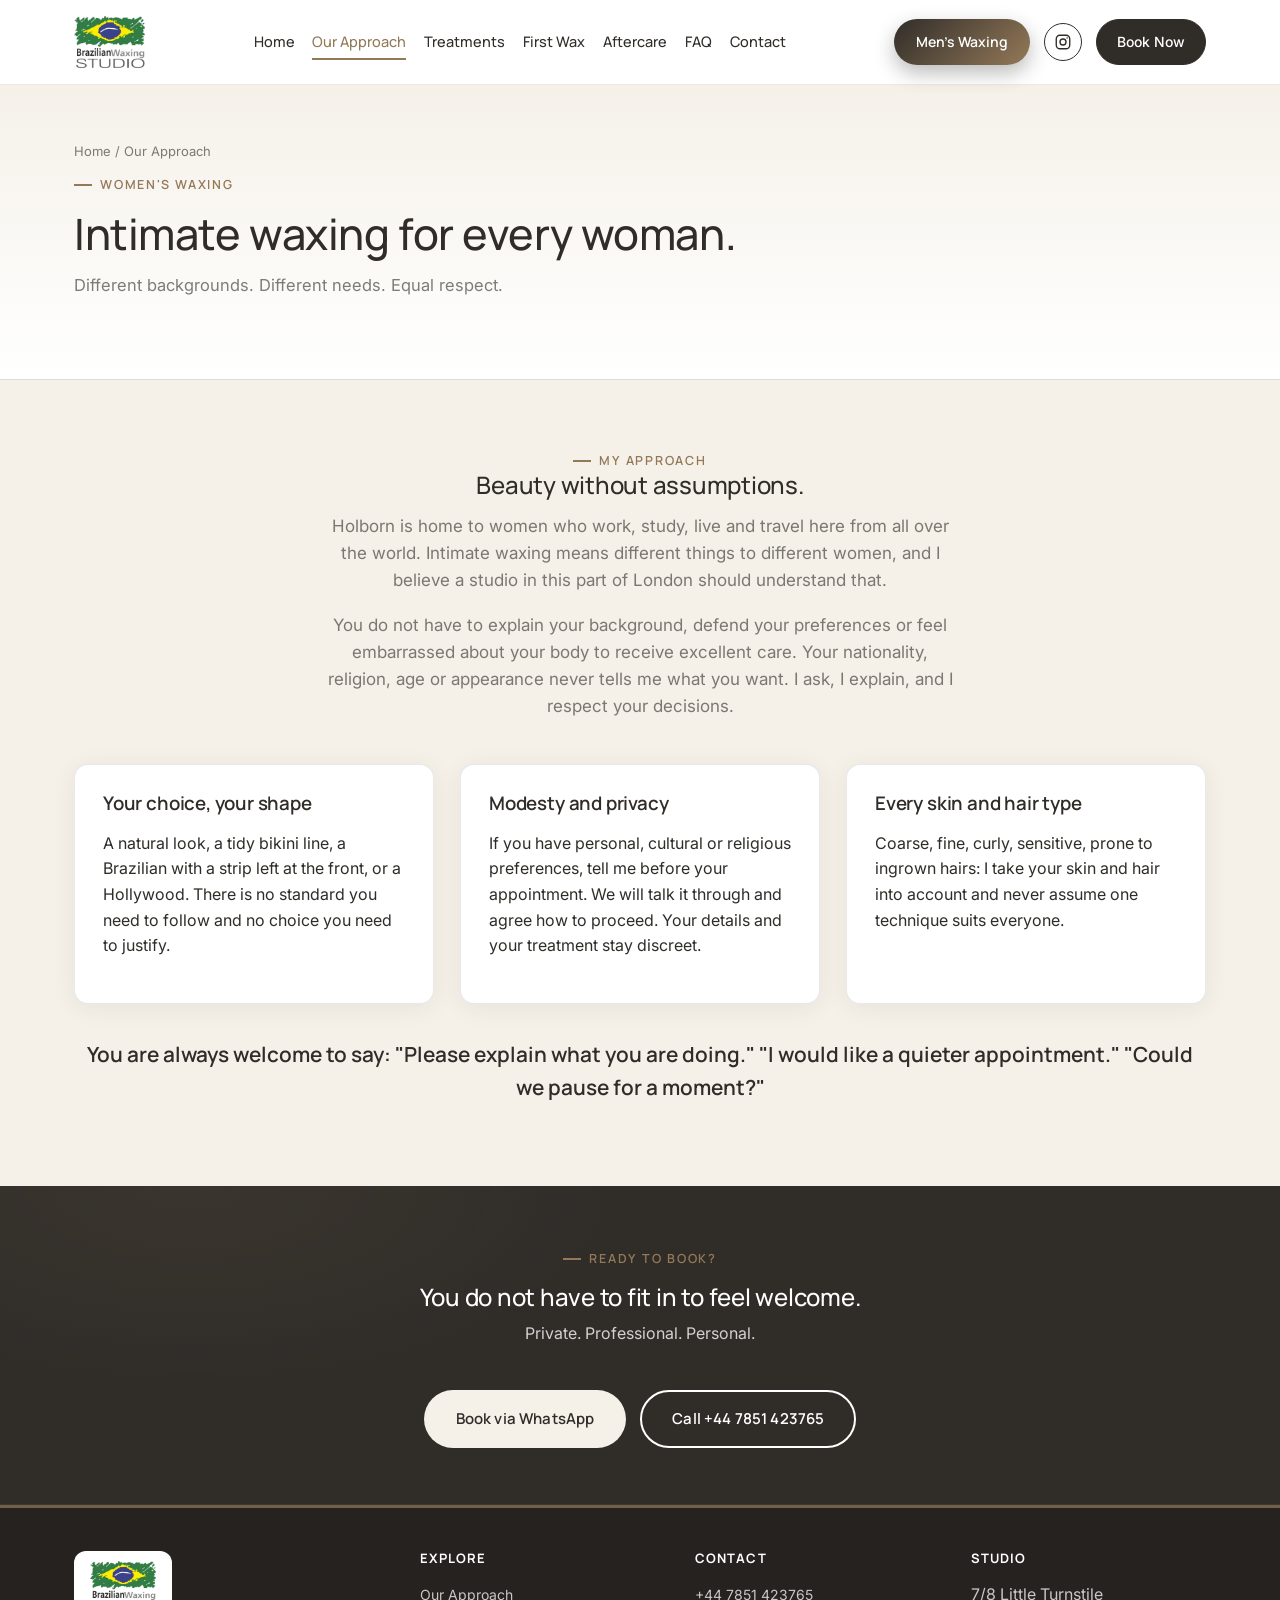
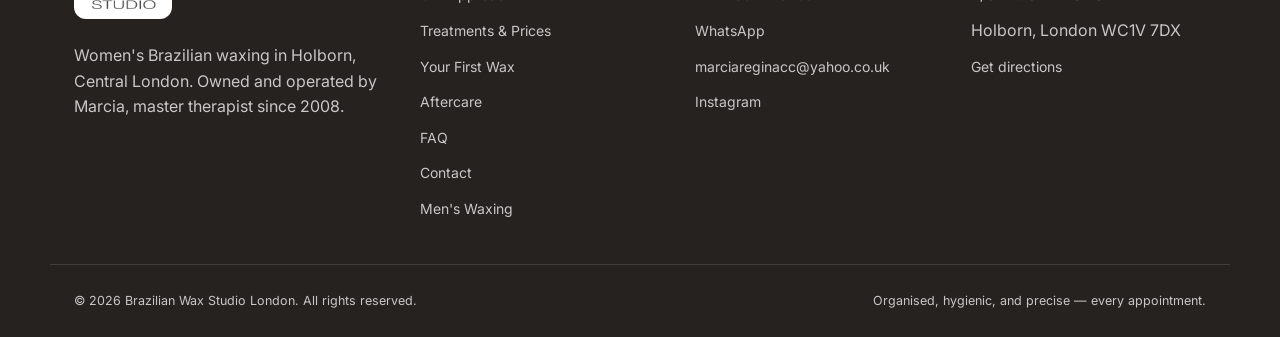
<file: site-feminino/approach.html>
<!DOCTYPE html>
<html lang="en-GB">
<head>
<meta charset="UTF-8">
<meta name="viewport" content="width=device-width, initial-scale=1.0">
<title>Our Approach | Women's Waxing Holborn | Brazilian Wax Studio</title>
<meta name="description" content="Respectful, culturally aware intimate waxing for women in Holborn, London. No assumptions, no judgement.">
<link rel="stylesheet" href="style.css">
</head>
<body>

<header class="site-header">
  <div class="container nav-row">
    <a href="index.html" class="logo" aria-label="Brazilian Wax Studio — home">
      <img src="assets/logo.png" alt="Brazilian Wax Studio" width="72" height="52">
    </a>
    <nav class="nav-links" id="nav-links">
      <a href="index.html">Home</a>
      <a href="approach.html" class="active">Our Approach</a>
      <a href="treatments.html">Treatments</a>
      <a href="first-wax.html">First Wax</a>
      <a href="aftercare.html">Aftercare</a>
      <a href="faq.html">FAQ</a>
      <a href="contact.html">Contact</a>
    </nav>
    <div class="nav-cta">
      <a href="https://guicracco.github.io/Brazilian-Wax-Studio/" class="nav-men-btn"><span>Men's Waxing</span></a>
      <a href="https://www.instagram.com/brazilianwaxingstudiolondon/" class="nav-ig-btn" target="_blank" rel="noopener" aria-label="Follow us on Instagram"><svg viewBox="0 0 24 24" fill="none" stroke="currentColor" stroke-width="1.8" stroke-linecap="round" stroke-linejoin="round" aria-hidden="true"><rect x="3" y="3" width="18" height="18" rx="5"></rect><circle cx="12" cy="12" r="4"></circle><circle cx="17.5" cy="6.5" r="1" fill="currentColor" stroke="none"></circle></svg></a>
      <a href="https://wa.me/447851423765" class="nav-book-btn" target="_blank" rel="noopener"><span>Book Now</span></a>
      <button class="nav-toggle" id="nav-toggle" aria-label="Open menu" aria-expanded="false">
        <svg viewBox="0 0 24 24" fill="none" stroke="currentColor" stroke-width="2" stroke-linecap="round" stroke-linejoin="round"><path d="M3 12h18M3 6h18M3 18h18"></path></svg>
      </button>
    </div>
  </div>
</header>

<section class="page-hero">
  <div class="container">
    <div class="breadcrumb"><a href="index.html">Home</a> / Our Approach</div>
    <span class="eyebrow">Women's waxing</span>
    <h1>Intimate waxing for every woman.</h1>
    <p>Different backgrounds. Different needs. Equal respect.</p>
  </div>
</section>
<section class="section section--slate section--tight" id="approach">
  <div class="container">
    <div class="section-head center">
      <span class="eyebrow">My approach</span>
      <h2>Beauty without assumptions.</h2>
      <p>Holborn is home to women who work, study, live and travel here from all over the world. Intimate waxing means different things to different women, and I believe a studio in this part of London should understand that.</p>
      <p>You do not have to explain your background, defend your preferences or feel embarrassed about your body to receive excellent care. Your nationality, religion, age or appearance never tells me what you want. I ask, I explain, and I respect your decisions.</p>
    </div>
    <div class="grid-3">
      <div class="card"><h3>Your choice, your shape</h3><p>A natural look, a tidy bikini line, a Brazilian with a strip left at the front, or a Hollywood. There is no standard you need to follow and no choice you need to justify.</p></div>
      <div class="card"><h3>Modesty and privacy</h3><p>If you have personal, cultural or religious preferences, tell me before your appointment. We will talk it through and agree how to proceed. Your details and your treatment stay discreet.</p></div>
      <div class="card"><h3>Every skin and hair type</h3><p>Coarse, fine, curly, sensitive, prone to ingrown hairs: I take your skin and hair into account and never assume one technique suits everyone.</p></div>
    </div>
    <p class="reassure" style="margin-top:34px;">You are always welcome to say: "Please explain what you are doing." "I would like a quieter appointment." "Could we pause for a moment?"</p>
  </div>
</section><section class="section section--navy section--tight">
  <div class="container text-center">
    <span class="eyebrow" style="color:var(--gold);">Ready to book?</span>
    <h2 class="mt-lg" style="margin-top:14px;">You do not have to fit in to feel welcome.</h2>
    <p class="cta-sub">Private. Professional. Personal.</p>
    <div class="hero-ctas flex-center mt-lg">
      <a href="https://wa.me/447851423765" class="btn btn-gold" target="_blank" rel="noopener">Book via WhatsApp</a>
      <a href="tel:+447851423765" class="btn btn-outline">Call +44 7851 423765</a>
    </div>
  </div>
</section>

<footer class="site-footer">
  <div class="container footer-grid">
    <div>
      <div class="footer-logo">
        <img src="assets/logo.png" alt="Brazilian Wax Studio" width="66" height="48" loading="lazy">
      </div>
      <p>Women's Brazilian waxing in Holborn, Central London. Owned and operated by Marcia, master therapist since 2008.</p>
    </div>
    <div class="footer-col">
      <h4>Explore</h4>
      <ul>
        <li><a href="approach.html">Our Approach</a></li>
        <li><a href="treatments.html">Treatments &amp; Prices</a></li>
        <li><a href="first-wax.html">Your First Wax</a></li>
        <li><a href="aftercare.html">Aftercare</a></li>
        <li><a href="faq.html">FAQ</a></li>
        <li><a href="contact.html">Contact</a></li>
        <li><a href="https://guicracco.github.io/Brazilian-Wax-Studio/">Men's Waxing</a></li>
      </ul>
    </div>
    <div class="footer-col">
      <h4>Contact</h4>
      <ul>
        <li><a href="tel:+447851423765">+44 7851 423765</a></li>
        <li><a href="https://wa.me/447851423765">WhatsApp</a></li>
        <li><a href="mailto:marciareginacc@yahoo.co.uk">marciareginacc@yahoo.co.uk</a></li>
        <li><a href="https://www.instagram.com/brazilianwaxingstudiolondon/" target="_blank" rel="noopener">Instagram</a></li>
      </ul>
    </div>
    <div class="footer-col">
      <h4>Studio</h4>
      <ul>
        <li>7/8 Little Turnstile</li>
        <li>Holborn, London WC1V 7DX</li>
        <li><a href="https://www.google.com/maps/dir/?api=1&amp;destination=7%2F8+Little+Turnstile%2C+Holborn%2C+London+WC1V+7DX" target="_blank" rel="noopener">Get directions</a></li>
      </ul>
    </div>
  </div>
  <div class="container footer-bottom">
    <span>© <span id="year">2026</span> Brazilian Wax Studio London. All rights reserved.</span>
    <span>Organised, hygienic, and precise — every appointment.</span>
  </div>
</footer>

<div class="mobile-cta-bar">
  <a href="tel:+447851423765" class="call">
    <svg viewBox="0 0 24 24" fill="none" stroke="currentColor" stroke-width="2" stroke-linecap="round" stroke-linejoin="round"><path d="M22 16.92v3a2 2 0 0 1-2.18 2 19.79 19.79 0 0 1-8.63-3.07 19.5 19.5 0 0 1-6-6 19.79 19.79 0 0 1-3.07-8.67A2 2 0 0 1 4.11 2h3a2 2 0 0 1 2 1.72c.127.96.361 1.903.7 2.81a2 2 0 0 1-.45 2.11L8.09 9.91a16 16 0 0 0 6 6l1.27-1.27a2 2 0 0 1 2.11-.45c.907.339 1.85.573 2.81.7A2 2 0 0 1 22 16.92z"></path></svg>
    Call
  </a>
  <a href="https://wa.me/447851423765" class="whatsapp">
    <svg viewBox="0 0 24 24" fill="none" stroke="currentColor" stroke-width="2" stroke-linecap="round" stroke-linejoin="round"><path d="M21 11.5a8.38 8.38 0 0 1-.9 3.8 8.5 8.5 0 0 1-7.6 4.7 8.38 8.38 0 0 1-3.8-.9L3 21l1.9-5.7a8.38 8.38 0 0 1-.9-3.8 8.5 8.5 0 0 1 4.7-7.6 8.38 8.38 0 0 1 3.8-.9h.5a8.48 8.48 0 0 1 8 8v.5z"></path></svg>
    WhatsApp
  </a>
</div>

<script src="script.js"></script>
</body>
</html>
</file>
<file: style.css>
/* ============================================================
   BRAZILIAN WAX STUDIO LONDON — DESIGN SYSTEM
   Palette:
     --green   #947958  Brazilian Emerald (primary)
     --gold    #947958  Bright Gold (secondary)
     --navy    #302D29  Royal Navy (deep accent)
     --white   #FFFFFF
     --slate   #F5F1E9  soft background
     --charcoal#302D29  body text
   Type:
     Display  — 'Manrope'  (bold, geometric, confident)
     Body     — 'Inter'    (clean, highly legible)
   Signature: the "wax-strip peel" divider — a soft diagonal
   cut that appears between sections, echoing the strip-wax
   removal motion the whole studio is built on.
   ============================================================ */

@import url('https://fonts.googleapis.com/css2?family=Manrope:wght@400;500;600&family=Inter:wght@400;500;600&display=swap');

:root{
  --green:  #947958;
  --green-dark: #7a6247;
  --gold:   #947958;
  --navy:   #302D29;
  --white:  #FFFFFF;
  --slate:  #F5F1E9;
  --charcoal: #302D29;
  --charcoal-60: rgba(48,45,41,.62);
  --border: rgba(48,45,41,.10);

  --font-display: 'Manrope', system-ui, sans-serif;
  --font-body: 'Inter', system-ui, sans-serif;

  --container: 1180px;
  --radius: 14px;
  --shadow-soft: 0 4px 24px rgba(48,45,41,.07);
  --shadow-card: 0 8px 30px rgba(48,45,41,.09);
}

*,*::before,*::after{ box-sizing: border-box; }
html{ scroll-behavior: smooth; }
html,body{ margin:0; padding:0; }
body{
  font-family: var(--font-body);
  color: var(--charcoal);
  background: var(--white);
  line-height: 1.6;
  font-size: 16px;
  -webkit-font-smoothing: antialiased;
  padding-bottom: 64px; /* room for mobile sticky CTA */
}
@media (min-width: 861px){ body{ padding-bottom: 0; } }

img{ max-width:100%; display:block; }
a{ color: inherit; text-decoration: none; }
ul{ list-style:none; margin:0; padding:0; }
button{ font-family: inherit; cursor:pointer; }

:focus-visible{
  outline: 3px solid var(--gold);
  outline-offset: 2px;
}

@media (prefers-reduced-motion: reduce){
  *{ animation-duration: 0.001ms !important; animation-iteration-count: 1 !important; transition-duration: 0.001ms !important; scroll-behavior: auto !important; }
}

/* ---------- Scroll reveal (fade + rise on entry) ---------- */
.reveal-target{
  opacity: 0;
  transform: translateY(26px);
  transition: opacity .7s cubic-bezier(.22,.61,.36,1), transform .7s cubic-bezier(.22,.61,.36,1);
  transition-delay: var(--reveal-delay, 0s);
}
.reveal-target.is-visible{ opacity: 1; transform: translateY(0); }

/* ---------- Back to top button ---------- */
.back-to-top{
  position: fixed;
  right: 22px;
  bottom: 88px;
  width: 46px; height: 46px;
  border-radius: 50%;
  background: var(--navy);
  color: var(--white);
  display:flex; align-items:center; justify-content:center;
  box-shadow: 0 10px 24px rgba(48,45,41,.30);
  border: none;
  z-index: 199;
  opacity: 0;
  transform: translateY(10px) scale(.9);
  pointer-events: none;
  transition: opacity .25s ease, transform .25s ease, background .2s ease;
}
.back-to-top.show{ opacity:1; transform: translateY(0) scale(1); pointer-events:auto; }
.back-to-top:hover{ background: var(--green); }
.back-to-top svg{ width:20px; height:20px; }
@media (min-width: 861px){ .back-to-top{ bottom: 28px; } }

.container{
  max-width: var(--container);
  margin: 0 auto;
  padding: 0 24px;
}

h1,h2,h3,h4{
  font-family: var(--font-display);
  color: var(--navy);
  line-height: 1.15;
  margin: 0;
  letter-spacing: -0.01em;
}
h1{ font-weight:600; }
h2{ font-weight:600; }
h3{ font-weight:600; }

.eyebrow{
  display:inline-flex;
  align-items:center;
  gap:8px;
  font-family: var(--font-display);
  font-weight:600;
  font-size: 12.5px;
  letter-spacing: 0.14em;
  text-transform: uppercase;
  color: var(--green);
}
.eyebrow::before{
  content:"";
  width: 18px;
  height: 2px;
  background: var(--gold);
  display:inline-block;
}

.section{
  padding: 88px 0;
  position: relative;
}
.section--tight{ padding: 64px 0; }
.section--slate{ background: var(--slate); }
.section--navy{
  background:
    radial-gradient(700px 320px at 15% 0%, rgba(148,121,88,.10), transparent 60%),
    var(--navy);
  color: rgba(255,255,255,.92);
  padding: 56px 0;
}
.section--navy h2, .section--navy h3{ color: var(--white); }
@media (max-width: 640px){
  .section--navy{ padding: 44px 0; }
  .section--navy .btn{ padding: 13px 22px; font-size: 14px; }
}

.section-head{
  max-width: 640px;
  margin: 0 0 44px;
}
.section-head.center{ margin-left:auto; margin-right:auto; text-align:center; }
.section-head p{
  color: var(--charcoal-60);
  font-size: 17px;
  margin-top: 14px;
}
.section--navy .section-head p{ color: rgba(255,255,255,.72); }

/* ---------- Signature divider: the wax-strip peel ---------- */
.peel-divider{
  height: 46px;
  width: 100%;
  overflow: hidden;
  line-height: 0;
}
.peel-divider svg{ width: 100%; height: 100%; display:block; }

/* ---------- Buttons ---------- */
.btn{
  display:inline-flex;
  align-items:center;
  justify-content:center;
  gap:10px;
  padding: 15px 30px;
  border-radius: 999px;
  font-family: var(--font-display);
  font-weight:600;
  font-size: 15px;
  letter-spacing: 0.01em;
  border: 2px solid transparent;
  transition: transform .18s ease, box-shadow .18s ease, background .18s ease, color .18s ease;
  white-space: nowrap;
}
.btn:hover{ transform: translateY(-2px); }
.btn-primary{
  background: var(--green);
  color: var(--white);
  box-shadow: 0 10px 24px rgba(148,121,88,.28);
}
.btn-primary:hover{ background: var(--green-dark); }
.btn-gold{
  background: var(--gold);
  color: var(--navy);
  box-shadow: 0 10px 24px rgba(148,121,88,.30);
}
.btn-outline{
  background: transparent;
  border-color: currentColor;
  color: var(--navy);
}
.btn-outline:hover{ background: var(--navy); color: var(--white); }
.section--navy .btn-outline{ color: var(--white); }
.section--navy .btn-outline:hover{ background: var(--white); color: var(--navy); }
.map-cta{
  border-color: rgba(48,45,41,.18);
  background: rgba(255,255,255,.55);
  backdrop-filter: blur(3px);
}
.map-cta:hover{ background: var(--navy); border-color: var(--navy); }
.btn-block{ width:100%; }
.btn-whatsapp{
  background: #25D366;
  color: var(--white);
  box-shadow: 0 10px 24px rgba(37,211,102,.32);
}
.btn-whatsapp svg{ width:18px; height:18px; flex-shrink:0; }
.btn-whatsapp:hover{ background: #1DA851; }

/* ---------- Header / Nav ---------- */
.site-header{
  position: sticky;
  top: 0;
  z-index: 100;
  background: rgba(255,255,255,.92);
  backdrop-filter: saturate(180%) blur(10px);
  border-bottom: 1px solid var(--border);
  transition: transform .28s ease;
}
.site-header.header--hidden{ transform: translateY(-100%); }
.nav-row{
  display:flex;
  align-items:center;
  justify-content:space-between;
  gap: 20px;
  height: 84px;
}
.logo{
  font-family: var(--font-display);
  font-size: 21px;
  line-height: 1.05;
  display:flex;
  flex-direction:column;
  flex-shrink: 0;
  letter-spacing: -0.01em;
}
.logo .l1{ font-weight:600; color:var(--charcoal); }
.logo .l1 span{ font-weight:500; color:#947958; margin-left:2px; }
.logo .l2{ font-weight:600; color:var(--charcoal); text-transform:uppercase; letter-spacing:.32em; font-size:11.5px; margin-top:3px; }

.nav-links{
  display:flex;
  align-items:center;
  justify-content: center;
  flex: 1;
  gap: clamp(12px, 1.4vw, 20px);
}
.nav-links a{
  font-family: var(--font-display);
  font-weight:500;
  font-size: 14.5px;
  color: var(--charcoal);
  position: relative;
  padding: 6px 0;
  white-space: nowrap;
}
.nav-links a.active{ color: var(--green); }
.nav-links a::after{
  content:"";
  position:absolute; left:0; right:100%; bottom:0;
  height:2px; background: var(--green);
  transition: right .2s ease;
}
.nav-links a:hover::after, .nav-links a.active::after{ right:0; }

.nav-cta{ display:flex; align-items:center; gap:14px; flex-shrink:0; }
.nav-call{
  display:flex; align-items:center; gap:8px;
  font-family: var(--font-display); font-weight:600; font-size:14.5px;
  color: var(--navy);
}
.nav-call svg{ width:17px; height:17px; flex-shrink:0; }

.nav-toggle{
  display:none;
  background:none; border:none; padding:8px;
}
.nav-toggle svg{ width:26px; height:26px; }

/* ---------- Women's Waxing CTA button (header) ---------- */
.nav-women-btn{
  display:flex; align-items:center; gap:9px;
  padding: 12px 22px;
  border-radius: 999px;
  background: linear-gradient(135deg, #302D29, #302D29);
  color: var(--white);
  font-family: var(--font-display); font-weight:600; font-size:14px;
  white-space: nowrap;
  box-shadow: 0 8px 20px rgba(219,39,119,.32);
  transition: transform .18s ease, box-shadow .18s ease;
}
.nav-women-btn svg{ width:16px; height:16px; flex-shrink:0; }
.nav-women-btn:hover{ transform: translateY(-2px); box-shadow: 0 12px 26px rgba(219,39,119,.42); color: var(--white); }
@media (max-width: 560px){
  .nav-women-btn{ padding: 8px 10px; font-size:12px; gap:5px; }
  .nav-women-btn svg{ width:14px; height:14px; }
}

/* ---------- Men's Waxing CTA button (header) ---------- */
.nav-men-btn{
  display:flex; align-items:center; gap:9px;
  padding: 12px 22px;
  border-radius: 999px;
  background: linear-gradient(135deg, var(--navy), var(--green));
  color: var(--white);
  font-family: var(--font-display); font-weight:600; font-size:14px;
  white-space: nowrap;
  box-shadow: 0 8px 20px rgba(48,45,41,.32);
  transition: transform .18s ease, box-shadow .18s ease;
}
.nav-men-btn svg{ width:16px; height:16px; flex-shrink:0; }
.nav-men-btn:hover{ transform: translateY(-2px); box-shadow: 0 12px 26px rgba(48,45,41,.42); color: var(--white); }
@media (max-width: 560px){
  .nav-men-btn{ padding: 8px 10px; font-size:12px; gap:5px; }
  .nav-men-btn svg{ width:14px; height:14px; }
}

/* ---------- Back button (used on femenino.html to return home) ---------- */
.nav-back-btn{
  display:flex; align-items:center; gap:9px;
  padding: 12px 22px;
  border-radius: 999px;
  background: var(--white);
  border: 1.5px solid var(--green);
  color: var(--green);
  font-family: var(--font-display); font-weight:600; font-size:14px;
  white-space: nowrap;
  transition: transform .18s ease, background .18s ease, color .18s ease;
}
.nav-back-btn svg{ width:16px; height:16px; flex-shrink:0; }
.nav-back-btn:hover{ transform: translateY(-2px); background: var(--green); color: var(--white); }
@media (max-width: 560px){
  .nav-back-btn{ padding: 11px 14px; }
}

/* Floating back button — always visible on mobile so it's obvious how to
   leave the Women's Waxing page and return home, even mid-scroll */
.floating-back-btn{ display:none; }
@media (max-width: 860px){
  .floating-back-btn{
    display:flex; align-items:center; justify-content:center;
    position: fixed;
    left: 16px; top: 96px;
    width: 44px; height:44px;
    border-radius: 50%;
    background: rgba(255,255,255,.95);
    border: 1.5px solid var(--border);
    box-shadow: var(--shadow-soft);
    z-index: 150;
    color: var(--navy);
  }
  .floating-back-btn svg{ width:20px; height:20px; }
}

@media (max-width: 1180px){
  .nav-links{
    position: fixed;
    inset: 84px 0 auto 0;
    background: var(--white);
    flex-direction: column;
    align-items: flex-start;
    gap: 0;
    padding: 8px 24px 20px;
    border-bottom: 1px solid var(--border);
    box-shadow: var(--shadow-soft);
    transform: translateY(-8px);
    opacity: 0;
    pointer-events: none;
    transition: transform .2s ease, opacity .2s ease;
  }
  .nav-links.open{ transform: translateY(0); opacity: 1; pointer-events: auto; }
  .nav-links a{ width:100%; padding: 13px 0; border-bottom: 1px solid var(--border); }
  .nav-links a::after{ display:none; }
  .nav-call span{ display:none; }
  .nav-toggle{ display:inline-flex; }
}
@media (min-width: 1181px){
  .nav-links{ display:flex !important; }
}

@media (max-width: 560px){
  .site-header .container{ padding-left:16px; padding-right:16px; }
  .logo{ font-size:18px; }
  .nav-cta{ gap:6px; }
  .nav-men-btn, .nav-women-btn{
    width:34px;
    height:34px;
    justify-content:center;
    padding:0;
  }
  .nav-men-btn span, .nav-women-btn span{
    position:absolute;
    width:1px;
    height:1px;
    padding:0;
    margin:-1px;
    overflow:hidden;
    clip:rect(0, 0, 0, 0);
    white-space:nowrap;
    border:0;
  }
  .nav-toggle{ padding:6px; }
}

/* ---------- Mobile sticky call/whatsapp bar ---------- */
.mobile-cta-bar{
  display:none;
}
@media (max-width: 860px){
  .mobile-cta-bar{
    display:flex;
    position: fixed;
    left:0; right:0; bottom:0;
    z-index: 200;
    height: 64px;
  }
  .mobile-cta-bar a{
    flex:1;
    display:flex; align-items:center; justify-content:center; gap:9px;
    font-family: var(--font-display); font-weight:600; font-size:14.5px;
  }
  .mobile-cta-bar a svg{ width:18px; height:18px; }
  .mobile-cta-bar .call{ display:none; }
  .mobile-cta-bar .whatsapp{ flex:1; background: var(--green); color:var(--white); }
}

/* ---------- Hero ---------- */
.hero{
  position: relative;
  padding: 76px 0 96px;
  background:
    radial-gradient(1100px 480px at 82% -10%, rgba(148,121,88,.10), transparent 60%),
    radial-gradient(900px 420px at 10% 110%, rgba(148,121,88,.12), transparent 60%),
    var(--white);
  overflow: hidden;
}
.hero-grid{
  display:grid;
  grid-template-columns: 1.05fr .95fr;
  gap: 56px;
  align-items:center;
}
@media (max-width: 900px){ .hero-grid{ grid-template-columns: 1fr; } }

.hero h1{
  font-size: clamp(2.1rem, 4.4vw, 3.4rem);
  margin-top: 18px;
}
.hero .lede{
  font-size: 18px;
  color: var(--charcoal-60);
  max-width: 46ch;
  margin-top: 18px;
}
.hero-ctas{ display:flex; gap:14px; flex-wrap:wrap; margin-top: 32px; }
.hero-badges{
  display:flex; gap:22px; flex-wrap:wrap;
  margin-top: 44px;
  padding-top: 28px;
  border-top: 1px solid var(--border);
}
.hero-badge{ display:flex; flex-direction:column; }
.hero-badge b{ font-family: var(--font-display); font-size: 26px; color: var(--navy); }
.hero-badge span{ font-size: 13px; color: var(--charcoal-60); }

.hero-visual{
  position: relative;
  border-radius: 22px;
  overflow:hidden;
  aspect-ratio: 4/5;
  background: linear-gradient(155deg, var(--navy), #25221f 60%, var(--green-dark));
  box-shadow: var(--shadow-card);
}
.hero-visual__image{
  position:absolute;
  inset:0;
  width:100%;
  height:100%;
  object-fit:cover;
  object-position:center 62%;
}
.hero-visual--photo::after{
  content:"";
  position:absolute;
  inset:0;
  background:linear-gradient(180deg, rgba(37,34,31,.04) 35%, rgba(37,34,31,.76) 100%);
  pointer-events:none;
}
.hero-visual .ring{
  position:absolute; z-index:1; border-radius:50%; border:1.5px solid rgba(255,255,255,.16);
  animation: float-ring 7s ease-in-out infinite;
}
.hero-visual .ring--1{ width:340px; height:340px; top:-60px; right:-80px; }
.hero-visual .ring--2{ width:220px; height:220px; bottom:-40px; left:-60px; border-color: rgba(148,121,88,.3); animation-delay: -3.2s; }
@keyframes float-ring{
  0%, 100%{ transform: translateY(0) scale(1); }
  50%{ transform: translateY(-14px) scale(1.03); }
}
.hero-visual .droplet{
  position:absolute;
  width: 64px; height: 64px;
  background: var(--gold);
  border-radius: 50% 50% 50% 0;
  transform: rotate(45deg);
  opacity:.9;
}
.hero-visual .content{
  position:absolute; z-index:2; inset:0;
  display:flex; flex-direction:column; justify-content:flex-end;
  padding: 34px;
  color: var(--white);
}
.hero-visual .content .tag{
  font-family: var(--font-display); font-weight:600;
  text-transform:uppercase; letter-spacing:.14em; font-size:12px;
  color: var(--gold);
}
.hero-visual .content h3{ color:var(--white); font-size: 24px; margin-top:10px; }
.hero-visual .content p{ color: rgba(255,255,255,.75); font-size:14.5px; margin-top:8px; }
.studio-photo{
  width:100%;
  max-height:420px;
  object-fit:cover;
  object-position:center 18%;
}
.location-media{
  display:grid;
  grid-template-columns:1fr 1fr;
  gap:24px;
}
.location-media .studio-photo{
  height:420px;
  max-height:none;
  border-radius:var(--radius);
  box-shadow:var(--shadow-soft);
}
.location-info{
  display:flex;
  flex-direction:column;
  justify-content:center;
  align-items:flex-start;
  gap:14px;
  padding:32px;
  border:1px solid var(--border);
  border-radius:var(--radius);
  background:var(--white);
  box-shadow:var(--shadow-soft);
}
.location-info h3{ font-size:24px; }
.location-info p{ margin:0; color:var(--charcoal-60); }
.location-info .hero-ctas{ margin-top:8px; }
@media (max-width:760px){
  .location-media{ grid-template-columns:1fr; }
}

/* ---------- Credentials strip ---------- */
.cred-strip{
  border-top: 1px solid var(--border);
  border-bottom: 1px solid var(--border);
  background: var(--slate);
}
.cred-row{
  display:grid;
  grid-template-columns: repeat(3, 1fr);
  gap: 28px;
  padding: 30px 0;
}
@media (max-width: 760px){ .cred-row{ grid-template-columns: 1fr; gap:18px; } }
.cred-item{ display:flex; align-items:flex-start; gap:14px; }
.cred-item svg{ width:26px; height:26px; color: var(--green); flex-shrink:0; margin-top:2px; }
.cred-item b{ font-family: var(--font-display); display:block; font-size:15px; color:var(--navy); }
.cred-item span{ font-size: 13.5px; color: var(--charcoal-60); }

/* ---------- Ritual / 3-step technique (signature timeline) ---------- */
.ritual{
  display:grid;
  grid-template-columns: repeat(3, 1fr);
  gap: 0;
  position: relative;
  counter-reset: step;
}
@media (max-width: 860px){ .ritual{ grid-template-columns: 1fr; } }
.ritual::before{
  content:"";
  position:absolute;
  top: 27px; left: 8%; right: 8%;
  height: 2px;
  background: repeating-linear-gradient(90deg, var(--gold) 0 10px, transparent 10px 18px);
}
@media (max-width: 860px){
  .ritual::before{ top:0; bottom:0; left:27px; right:auto; width:2px; height:auto;
    background: repeating-linear-gradient(180deg, var(--gold) 0 10px, transparent 10px 18px); }
}
.ritual-step{
  position:relative;
  padding: 0 26px;
  counter-increment: step;
}
@media (max-width: 860px){ .ritual-step{ padding: 0 0 40px 62px; } }
.ritual-step .num{
  width: 54px; height:54px;
  border-radius: 50%;
  background: var(--white);
  border: 2px solid var(--green);
  color: var(--green);
  font-family: var(--font-display); font-weight:600; font-size:20px;
  display:flex; align-items:center; justify-content:center;
  margin-bottom: 22px;
  position: relative; z-index:1;
}
@media (max-width: 860px){ .ritual-step .num{ position:absolute; left:0; top:0; margin-bottom:0; } }
.ritual-step h3{ font-size: 18.5px; margin-bottom:10px; }
.ritual-step p{ color: var(--charcoal-60); font-size:14.5px; }

/* ---------- Pricing tables ---------- */
.price-tabs{
  display:flex; gap:10px; flex-wrap:wrap;
  margin-bottom: 30px;
}
.price-tab{
  padding: 10px 20px;
  border-radius: 999px;
  border: 1.5px solid var(--border);
  font-family: var(--font-display); font-weight:600; font-size:13.5px;
  color: var(--charcoal-60);
  background: var(--white);
  transition: all .15s ease;
}
.price-tab.is-active, .price-tab:hover{ border-color: var(--green); color: var(--green); background: rgba(148,121,88,.06); }

.price-card{
  background: var(--white);
  border: 1px solid var(--border);
  border-radius: var(--radius);
  overflow:hidden;
  box-shadow: var(--shadow-soft);
  transition: transform .25s ease, box-shadow .25s ease;
}
.price-card:hover{ transform: translateY(-5px); box-shadow: var(--shadow-card); }
.price-card__head{
  display:flex; align-items:center; justify-content:space-between;
  padding: 20px 26px;
  background: var(--slate);
  border-bottom: 1px solid var(--border);
}
.price-card__head h3{ font-size: 16.5px; }
.price-card__head svg{ width:20px; height:20px; color: var(--gold); }
.price-list{ padding: 6px 26px; }
.price-row{
  display:flex; align-items:baseline; justify-content:space-between; gap: 16px;
  padding: 15px 6px;
  margin: 0 -6px;
  border-radius: 8px;
  border-bottom: 1px dashed var(--border);
  transition: background .18s ease, padding-left .18s ease;
}
.price-row:last-child{ border-bottom:none; }
.price-row:hover{ background: rgba(148,121,88,.05); padding-left: 12px; }
.price-row .name{ font-size: 15px; color: var(--charcoal); }
.price-row .amount{ font-family: var(--font-display); font-weight:600; color: var(--navy); white-space:nowrap; }

.price-grid{
  display:grid;
  grid-template-columns: repeat(2, 1fr);
  gap: 26px;
}
@media (max-width: 760px){ .price-grid{ grid-template-columns: 1fr; } }

.price-note{
  margin-top: 22px;
  font-size: 13.5px;
  color: var(--charcoal-60);
  display:flex; gap:10px; align-items:flex-start;
}
.price-note svg{ width:16px; height:16px; flex-shrink:0; margin-top:2px; color:var(--green); }

/* ---------- Aftercare ---------- */
.aftercare-grid{
  display:grid;
  grid-template-columns: repeat(3, 1fr);
  gap: 22px;
}
@media (max-width: 860px){ .aftercare-grid{ grid-template-columns: 1fr; } }
.aftercare-card{
  background: var(--white);
  border: 1px solid var(--border);
  border-radius: var(--radius);
  padding: 26px;
  transition: transform .25s ease, box-shadow .25s ease;
}
.aftercare-card:hover{ transform: translateY(-5px); box-shadow: var(--shadow-card); }
.aftercare-card .hrs{
  display:inline-block;
  font-family: var(--font-display); font-weight:600; font-size: 26px;
  color: var(--gold);
}
.aftercare-card h4{ font-size:16px; margin-top:8px; }
.aftercare-card p{ font-size: 14px; color: var(--charcoal-60); margin-top:8px; }

/* ---------- Cards / grid generic ---------- */
.grid-3{ display:grid; grid-template-columns: repeat(3,1fr); gap: 26px; }
.grid-2{ display:grid; grid-template-columns: repeat(2,1fr); gap: 26px; }
@media (max-width: 860px){ .grid-3{ grid-template-columns: 1fr; } .grid-2{ grid-template-columns: 1fr; } }

.card{
  background: var(--white);
  border: 1px solid var(--border);
  border-radius: var(--radius);
  padding: 28px;
  box-shadow: var(--shadow-soft);
  transition: transform .25s ease, box-shadow .25s ease, border-color .25s ease;
}
.card:hover{ transform: translateY(-6px); box-shadow: var(--shadow-card); border-color: rgba(148,121,88,.25); }

/* ---------- Reviews ---------- */
.review-card{
  background: var(--white);
  border: 1px solid var(--border);
  border-radius: var(--radius);
  padding: 26px;
  height: 100%;
  display:flex; flex-direction:column;
  transition: transform .25s ease, box-shadow .25s ease;
}
.review-card:hover{ transform: translateY(-6px); box-shadow: var(--shadow-card); }
.review-stars{ color: var(--gold); font-size:15px; letter-spacing:2px; }
.review-card p{ font-size: 14.5px; color: var(--charcoal); margin-top:14px; flex:1; }
.review-who{ display:flex; align-items:center; gap:12px; margin-top:18px; }
.review-avatar{
  width:40px; height:40px; border-radius:50%;
  background: var(--navy);
  color:var(--white); font-family:var(--font-display); font-weight:600;
  display:flex; align-items:center; justify-content:center; font-size:14px;
}
.review-who b{ font-family: var(--font-display); font-size:14px; display:block; }
.review-who span{ font-size:12.5px; color: var(--charcoal-60); }

/* ---------- Media embeds ---------- */
.media-grid{ display:grid; grid-template-columns: repeat(3,1fr); gap:22px; }
@media (max-width: 860px){ .media-grid{ grid-template-columns: 1fr; } }
.media-frame{
  border-radius: var(--radius);
  overflow:hidden;
  aspect-ratio: 9/16;
  background: var(--navy);
  position: relative;
}
.media-frame iframe{ width:100%; height:100%; border:0; }
.media-frame--wide{ aspect-ratio: 16/9; }
.media-label{
  position:absolute; top:14px; left:14px;
  background: rgba(0,0,0,.55); color:var(--white);
  font-family: var(--font-display); font-weight:600; font-size:11.5px;
  text-transform:uppercase; letter-spacing:.08em;
  padding: 6px 12px; border-radius:999px;
  z-index:2;
}

/* ---------- Location / map + hours ---------- */
.loc-grid{
  display:grid;
  grid-template-columns: 1.2fr .8fr;
  gap: 40px;
  align-items:stretch;
}
@media (max-width: 900px){ .loc-grid{ grid-template-columns:1fr; } }
.map-column{
  display:flex;
  flex-direction:column;
  gap:14px;
}
.map-header{
  display:flex;
  align-items:center;
  justify-content:space-between;
  gap:14px;
  flex-wrap:wrap;
}
.map-label{
  display:inline-flex;
  align-items:center;
  gap:8px;
  font-family: var(--font-display);
  font-weight:600;
  font-size: 12px;
  letter-spacing: .12em;
  text-transform: uppercase;
  color: var(--navy);
}
.map-label::before{
  content: "";
  width: 10px;
  height: 10px;
  border-radius: 50%;
  background: var(--green);
  box-shadow: 0 0 0 5px rgba(148,121,88,.12);
}
.map-directions-btn{
  padding: 12px 18px;
  font-size: 14px;
}
.map-column{
  display:flex;
  flex-direction:column;
  gap:14px;
}
.map-header{
  display:flex;
  align-items:center;
  justify-content:space-between;
  gap:14px;
  flex-wrap:wrap;
}
.map-label{
  display:inline-flex;
  align-items:center;
  gap:8px;
  font-family: var(--font-display);
  font-weight:600;
  font-size: 12px;
  letter-spacing: .12em;
  text-transform: uppercase;
  color: var(--navy);
}
.map-label::before{
  content: "";
  width: 10px;
  height: 10px;
  border-radius: 50%;
  background: var(--green);
  box-shadow: 0 0 0 5px rgba(148,121,88,.12);
}
.map-directions-btn{
  padding: 12px 18px;
  font-size: 14px;
}
.map-wrap{
  border-radius: var(--radius);
  overflow:hidden;
  border: 1px solid var(--border);
  min-height: 420px;
  box-shadow: var(--shadow-soft);
}
.map-wrap iframe{ width:100%; height:100%; min-height:420px; border:0; }

.hours-card{
  background: linear-gradient(180deg, rgba(48,45,41,.98), rgba(37,34,31,.96));
  color: var(--white);
  border-radius: 22px;
  padding: 28px 28px 24px;
  box-shadow: 0 18px 40px rgba(48,45,41,.18);
  border: 1px solid rgba(148,121,88,.18);
  position: relative;
  overflow: hidden;
}
.hours-card::before{
  content: "";
  position: absolute;
  inset: 0 auto auto 0;
  width: 180px;
  height: 180px;
  background: radial-gradient(circle, rgba(148,121,88,.23), transparent 70%);
  pointer-events: none;
}
.hours-row{
  display:flex; justify-content:space-between; align-items:center;
  padding: 13px 0;
  border-bottom: 1px solid rgba(255,255,255,.12);
  font-size: 14.5px;
}
.hours-row:last-child{ border-bottom:none; }
.hours-row .day{ font-family: var(--font-display); font-weight:600; }
.hours-row .closed{ color: var(--gold); font-weight:600; }
.hours-card .addr{
  margin-top:22px; padding-top:22px; border-top:1px solid rgba(255,255,255,.12);
  font-size: 14px; color: rgba(255,255,255,.78);
}
.hours-card .addr b{ display:block; color:var(--white); font-family:var(--font-display); margin-bottom:6px; }

@media (max-width: 560px){ .hours-card{ padding: 22px 18px 20px; } }

/* ---------- Social bar ---------- */
.social-bar{ display:flex; gap:14px; flex-wrap:wrap; }
.social-btn{
  display:flex; align-items:center; gap:10px;
  padding: 12px 20px;
  border-radius: 999px;
  border: 1.5px solid var(--border);
  font-family: var(--font-display); font-weight:600; font-size:14px;
  transition: all .15s ease;
}
.social-btn svg{ width:18px; height:18px; }
.social-btn:hover{ border-color: var(--green); color:var(--green); }

/* ---------- Contact form ---------- */
.form-grid{ display:grid; grid-template-columns: 1fr 1fr; gap: 18px; }
@media (max-width: 700px){ .form-grid{ grid-template-columns: 1fr; } }
.field{ display:flex; flex-direction:column; gap:8px; margin-bottom:18px; }
.field.full{ grid-column: 1 / -1; }
.field label{ font-family: var(--font-display); font-weight:600; font-size:13.5px; color: var(--navy); }
.field input, .field select, .field textarea{
  font-family: var(--font-body);
  font-size: 15px;
  padding: 13px 16px;
  border-radius: 10px;
  border: 1.5px solid var(--border);
  background: var(--white);
  color: var(--charcoal);
}
.field input:focus, .field select:focus, .field textarea:focus{
  border-color: var(--green);
  outline: none;
}
.field textarea{ resize: vertical; min-height: 120px; }
.form-status{ margin-top:14px; font-size:14px; font-weight:500; display:none; }
.form-status.show{ display:block; }
.form-status.ok{ color: var(--green); }

/* ---------- Footer ---------- */
.site-footer{
  background: #25221f;
  color: rgba(255,255,255,.75);
  padding: 46px 0 26px;
  border-top: 1px solid rgba(255,255,255,.10);
  position: relative;
}
.site-footer::before{
  content:"";
  position:absolute; top:0; left:0; right:0; height:3px;
  background: linear-gradient(90deg, var(--gold), var(--green));
  opacity:.7;
}
@media (max-width: 640px){ .site-footer{ padding: 36px 0 20px; } }
.footer-grid{
  display:grid;
  grid-template-columns: 1.3fr 1fr 1fr 1fr;
  gap: 40px;
  padding-bottom: 32px;
  border-bottom: 1px solid rgba(255,255,255,.12);
}
@media (max-width: 860px){ .footer-grid{ grid-template-columns: repeat(2,1fr); gap: 28px; padding-bottom: 24px; } }
.footer-logo{ font-family: var(--font-display); }
.footer-logo .l1{ font-weight:600; color:var(--white); font-size:20px; }
.footer-logo .l1 span{ font-weight:400; color: rgba(255,255,255,.5); }
.footer-logo .l2{ font-weight:600; color: rgba(255,255,255,.85); text-transform:uppercase; letter-spacing:.32em; font-size:11px; margin-top:4px; display:block; }
.footer-col h4{ color: var(--white); font-size:13px; text-transform:uppercase; letter-spacing:.08em; margin-bottom:16px; }
.footer-col p{ font-size:14px; margin-top:14px; }
.footer-col ul li{ margin-bottom:10px; }
.footer-col ul a{ font-size:14px; }
.footer-col ul a:hover{ color: var(--gold); }
.footer-bottom{
  display:flex; justify-content:space-between; align-items:center; flex-wrap:wrap; gap:10px;
  padding-top: 26px; font-size: 12.5px;
}

/* ---------- Page hero (inner pages) ---------- */
.page-hero{
  padding: 56px 0 64px;
  background: linear-gradient(180deg, var(--slate), var(--white));
  border-bottom: 1px solid var(--border);
}
.page-hero h1{ font-size: clamp(1.9rem, 3.6vw, 2.7rem); margin-top:14px; }
.page-hero p{ color: var(--charcoal-60); max-width:56ch; margin-top:14px; font-size:16.5px; }
.breadcrumb{ font-size:13px; color: var(--charcoal-60); margin-bottom: 6px; }
.breadcrumb a:hover{ color: var(--green); }

/* utility */
.mt-lg{ margin-top: 44px; }
.text-center{ text-align:center; }
.flex-center{ display:flex; justify-content:center; }

/* ============ ADDITIONS — specialist male waxing content ============ */
.tagline-band{ background: var(--navy); color:#fff; text-align:center; padding: 22px 0; }
.tagline-band p{ margin:0; font-family: var(--font-display); font-weight:600; font-size: clamp(1.05rem,2vw,1.4rem); letter-spacing:.01em; }
.tagline-band span{ display:block; margin-top:4px; font-size:13.5px; font-weight:500; opacity:.8; }
.hero-tagline{ margin: 14px 0 0; font-family: var(--font-display); font-weight:600; color: var(--green); font-size: 1.05rem; }
.trust-grid{ display:grid; grid-template-columns: repeat(4,1fr); gap:22px; }
.trust-item{ padding: 4px 0 4px 18px; border-left: 3px solid var(--green); }
.trust-item h3{ font-size:17px; margin:0 0 6px; }
.trust-item p{ margin:0; color: var(--charcoal-60); font-size:14.5px; }
@media (max-width: 960px){ .trust-grid{ grid-template-columns: repeat(2,1fr); } }
@media (max-width: 560px){ .trust-grid{ grid-template-columns: 1fr; } }
.prose-wrap{ max-width: 860px; }
.reassure{ text-align:center; font-family: var(--font-display); font-weight:600; color: var(--navy); font-size: clamp(1.05rem,2vw,1.3rem); margin: 8px 0 18px; }
.lede-block{ font-size:1.05rem; line-height:1.75; color: var(--charcoal-60); margin: 0 auto; }
.muted{ color: var(--charcoal-60); font-size:15px; }
.cta-sub{ margin: 10px 0 0; opacity:.85; }
.checklist{ list-style:none; padding:0; margin:14px 0 0; }
.checklist li{ position:relative; padding: 8px 0 8px 22px; font-size:14.5px; color: var(--charcoal-60); border-bottom:1px solid var(--border); }
.checklist li:last-child{ border-bottom:0; }
.checklist li::before{ content:""; position:absolute; left:0; top:15px; width:8px; height:8px; border-radius:50%; background: var(--green); }
.faq-list details{ background:#fff; border:1px solid var(--border); border-radius: var(--radius); margin-bottom:12px; }
.faq-list summary{ cursor:pointer; list-style:none; padding:18px 52px 18px 22px; font-family: var(--font-display); font-weight:600; color: var(--navy); position:relative; }
.faq-list summary::-webkit-details-marker{ display:none; }
.faq-list summary::after{ content:"+"; position:absolute; right:22px; top:50%; transform:translateY(-50%); font-size:22px; color: var(--green); }
.faq-list details[open] summary::after{ content:"\2212"; }
.faq-list details p{ margin:0; padding: 0 22px 20px; color: var(--charcoal-60); line-height:1.7; }
.faq-list summary:focus-visible{ outline:2px solid var(--green); outline-offset:2px; border-radius: var(--radius); }
.link-cards{ display:grid; grid-template-columns: repeat(3,1fr); gap:22px; }
@media (max-width: 860px){ .link-cards{ grid-template-columns:1fr; } }
.link-cards .card{ display:block; }
.link-cards .card h3{ font-size:18px; margin:0 0 8px; }
.link-cards .card p{ margin:0; color: var(--charcoal-60); font-size:14.5px; }


/* Hero masculino */
.hero-tagline{ font-family: var(--font-display); font-weight: 600; font-size: clamp(1.25rem, 2.4vw, 1.7rem); color: var(--green); margin-top: 12px; }
.hero-types{ margin-top: 18px; font-size: 15px; color: var(--charcoal); }
.hero-years{ margin-top: 6px; font-size: 14px; font-weight: 500; color: var(--charcoal-60); }

/* Fonte mais leve nos titulos */
h1, h2{ font-weight: 500; }
h3{ font-weight: 600; }
.logo .l1{ font-weight: 500; }


/* ===== Tema marfim / carvao / bronze ===== */
.hero{ background: var(--slate); }
.btn-primary{ background: var(--charcoal); color: var(--white); box-shadow: none; }
.btn-primary:hover{ background: var(--green-dark); }
.btn-gold{ background: var(--slate); color: var(--charcoal); box-shadow: none; }
.nav-women-btn{ background: transparent; color: var(--charcoal); border: 1.5px solid var(--charcoal); box-shadow: none; padding: 10px 16px; border-radius: 999px; font-size: 14px; }
.nav-women-btn:hover{ background: var(--charcoal); color: var(--white); }
.nav-book-btn{ background: var(--charcoal); color: var(--white); padding: 11px 20px; border-radius: 999px; font-size: 14px; font-weight: 500; border: 1.5px solid var(--charcoal); }
.nav-book-btn:hover{ background: var(--green-dark); border-color: var(--green-dark); }
h1, h2{ font-weight: 500; }
h3{ font-weight: 600; }
.logo .l1{ font-weight: 500; }
.more{ color: var(--green-dark); font-weight: 500; text-transform: uppercase; letter-spacing: .04em; font-size: 14px; }
.more:hover{ text-decoration: underline; }

/* ===== Novas secoes da pagina inicial ===== */
.strip3{ text-align: center; border: 1px solid var(--border); border-radius: 16px; padding: 32px 24px; background: var(--white); }
.strip3 h2{ font-size: clamp(1.4rem, 2.6vw, 2rem); margin-bottom: 26px; }
.strip3__items{ display: grid; grid-template-columns: repeat(3, 1fr); gap: 24px; }
.strip3__items div{ display: flex; flex-direction: column; align-items: center; gap: 4px; }
.strip3__items svg{ width: 28px; height: 28px; color: var(--green); margin-bottom: 6px; }
.strip3__items strong{ font-weight: 600; }
.strip3__items span{ font-size: 14px; color: var(--charcoal-60); }
.split{ display: grid; grid-template-columns: 1fr 1fr; gap: 56px; align-items: center; }
.split p{ margin-top: 14px; color: var(--charcoal-60); }
.split__img img{ width: 100%; height: 100%; max-height: 440px; object-fit: cover; border-radius: 16px; display: block; }
.split__img--portrait img{ max-height: 520px; object-position: center top; }
.split--rev .split__img{ order: 2; }
.explore-grid{ display: grid; grid-template-columns: repeat(3, 1fr); gap: 22px; }
.explore-grid .card{ display: flex; flex-direction: column; gap: 10px; }
.explore-grid .more{ margin-top: auto; }
.card--soft{ background: var(--slate); }
.first-band{ background: var(--slate); border-radius: 18px; padding: clamp(28px, 5vw, 56px); max-width: 860px; margin: 0 auto; }
.first-band p{ margin: 14px 0; color: var(--charcoal-60); }
.first-band .btn{ margin-top: 10px; }
.practical{ margin-top: 34px; }
.practical__box{ background: var(--slate); border-radius: 16px; padding: 26px 28px; }
.practical__box ul{ list-style: none; padding: 0; margin: 14px 0 0; display: grid; gap: 10px; }
.practical__box a{ text-decoration: underline; }
@media (max-width: 860px){
  .split, .explore-grid, .strip3__items{ grid-template-columns: 1fr; }
  .split--rev .split__img{ order: 0; }
  .split{ gap: 28px; }
}
.split__img--portrait img{ max-height: none; height: auto; }


/* --- homepage redesign additions --- */
.trust-grid--3{ grid-template-columns: repeat(3,1fr); }
.trust-grid--3 .trust-item{ text-align:center; border-left:0; padding:4px 12px; }
.trust-grid--3 .trust-item svg{ display:block; margin:0 auto 10px; }
@media (max-width: 960px){ .trust-grid--3{ grid-template-columns: repeat(3,1fr); } }
@media (max-width: 560px){ .trust-grid--3{ grid-template-columns: 1fr; } }
.hero-treatments{ font-size:.95rem; }


/* ===== Logo (imagem) e fotos do trabalho ===== */
.logo{ flex-direction:row; align-items:center; }
.logo img{ height:52px; width:auto; display:block; }
.footer-logo{ display:inline-block; background:#fff; padding:10px 16px; border-radius:12px; }
.footer-logo img{ height:48px; width:auto; display:block; }
@media (max-width:560px){ .logo img{ height:40px; } }
.hero-photo{ position:relative; }
.hero-photo .photo-frame{ margin:0; }
.hero-photo__tag{ position:absolute; left:16px; bottom:16px; background:rgba(48,45,41,.86); color:#fff; font-family:var(--font-display); font-weight:600; font-size:12px; letter-spacing:.1em; text-transform:uppercase; padding:9px 14px; border-radius:999px; }
.photo-frame{ margin:0 auto 36px; border-radius:18px; overflow:hidden; box-shadow:var(--shadow-card); background:var(--slate); }
.photo-frame img{ width:100%; height:auto; display:block; }
.photo-frame--wide{ max-width:900px; }
.banner-photo{ display:block; max-width:1000px; margin:0 auto; border-radius:18px; overflow:hidden; box-shadow:var(--shadow-card); transition:transform .25s ease, box-shadow .25s ease; }
.banner-photo:hover{ transform:translateY(-4px); }
.banner-photo img{ width:100%; height:auto; display:block; }

/* ===== Fix: botão "Women's Waxing" no celular ===== */
@media (max-width: 560px){
  .site-header .nav-cta{ gap: 6px; }
  .site-header .nav-cta .nav-women-btn{
    width: auto;
    height: auto;
    min-width: 0;
    padding: 8px 12px;
    gap: 0;
    flex-shrink: 0;
    display: flex;
    align-items: center;
    justify-content: center;
    background: transparent;
    border: 1.5px solid var(--charcoal);
    color: var(--charcoal);
    font-size: 12px;
    line-height: 1;
  }
  /* mostra o texto curto "Women" no lugar do texto escondido */
  .site-header .nav-cta .nav-women-btn span{
    position: static;
    width: auto;
    height: auto;
    margin: 0;
    padding: 0;
    overflow: visible;
    clip: auto;
    font-size: 0;
  }
  .site-header .nav-cta .nav-women-btn span::after{
    content: "Women's";
    font-size: 12px;
    font-weight: 600;
  }
  .site-header .nav-cta .nav-women-btn:hover,
  .site-header .nav-cta .nav-women-btn:active{
    background: var(--charcoal);
    color: var(--white);
  }
  /* "Book Now" um pouco menor para caber tudo na linha */
  .site-header .nav-cta .nav-book-btn{ padding: 8px 12px; font-size: 12px; white-space: nowrap; }
  .logo img{ height: 34px; }
}

/* ---------- Treatment illustrations (Brazilian / Hollywood / Colombian) ---------- */
.treatment-grid{ display:grid; grid-template-columns:repeat(3,1fr); gap:26px; }
.treatment-card{ margin:0; background:var(--white); border:1px solid var(--border); border-radius:var(--radius); box-shadow:var(--shadow-soft); overflow:hidden; display:flex; flex-direction:column; }
.treatment-card__img{ background:#fff; padding:22px; height:270px; display:flex; align-items:center; justify-content:center; border-bottom:1px solid var(--border); }
.treatment-card__img img{ max-width:100%; max-height:100%; width:auto; height:auto; object-fit:contain; display:block; }
.treatment-card figcaption{ padding:22px 24px 26px; }
.treatment-card h3{ margin:0 0 8px; font-size:18px; }
.treatment-card p{ margin:0; color:var(--charcoal-60); font-size:14.5px; }
.treatment-card__price{ display:inline-block; margin-top:14px; font-weight:600; color:var(--green); }
@media (max-width:860px){ .treatment-grid{ grid-template-columns:1fr; } .treatment-card__img{ height:240px; } }

/* ---------- Photo pair ---------- */
.photo-pair{ display:grid; grid-template-columns:repeat(2,1fr); gap:20px; max-width:1000px; margin:0 auto; }
.photo-pair figure{ margin:0; border-radius:18px; overflow:hidden; box-shadow:var(--shadow-card); background:var(--slate); }
.photo-pair img{ width:100%; height:auto; aspect-ratio:16/10; object-fit:cover; display:block; }
@media (max-width:700px){ .photo-pair{ grid-template-columns:1fr; } }

/* ---------- Instagram + team pill ---------- */
.nav-ig-btn{ display:inline-flex; align-items:center; justify-content:center; width:38px; height:38px; border-radius:50%; border:1.5px solid var(--charcoal); color:var(--charcoal); transition:all .2s ease; flex-shrink:0; }
.nav-ig-btn svg{ width:18px; height:18px; }
.nav-ig-btn:hover{ background:var(--charcoal); color:var(--white); }
.ig-link{ display:inline-flex; align-items:center; gap:10px; margin-top:14px; font-size:14.5px; color:var(--charcoal-60); }
.ig-link svg{ width:20px; height:20px; color:var(--gold); flex-shrink:0; }
.ig-link b{ color:var(--charcoal); font-weight:600; }
.ig-link:hover b{ color:var(--gold); }
.team-pill{ position:absolute; z-index:3; top:18px; left:18px; display:flex; align-items:center; gap:12px; max-width:calc(100% - 36px); padding:8px 20px 8px 8px; background:rgba(255,255,255,.96); border-radius:999px; box-shadow:0 8px 24px rgba(37,34,31,.22); }
.team-pill img{ width:72px; height:72px; border-radius:50%; object-fit:cover; flex-shrink:0; border:2px solid var(--white); }
.team-pill b{ display:block; font-family:var(--font-display); font-size:15px; color:var(--navy); line-height:1.2; }
.team-pill span{ display:block; font-size:12.5px; line-height:1.3; color:var(--charcoal-60); max-width:15ch; }
@media (max-width:560px){
  .site-header .nav-cta .nav-ig-btn{ display:none; }
  .site-header .nav-cta .nav-men-btn{ width:auto; height:34px; padding:0 10px; border-radius:6px; background:var(--navy); box-shadow:none; font-size:11px; }
  .site-header .nav-cta .nav-men-btn span{ position:static; width:auto; height:auto; padding:0; margin:0; overflow:visible; clip:auto; white-space:nowrap; border:0; }
  .team-pill{ top:12px; left:12px; padding:6px 14px 6px 6px; gap:9px; }
  .team-pill img{ width:60px; height:60px; }
  .hero-visual--photo{ aspect-ratio:auto !important; }
  .hero-visual--photo .hero-visual__image{ position:relative; inset:auto; display:block; width:100%; height:auto; aspect-ratio:4/5; object-fit:cover; object-position:center 62%; }
  .hero-visual--photo::after{ display:none; }
  .hero-visual--photo .ring{ display:none; }
  .hero-visual--photo .content{ position:relative; inset:auto; padding:20px 22px; background:#25221f; }
  .hero-visual--photo .content h3{ font-size:21px; }
  .hero-visual--photo .content p{ font-size:14px; }
}
@media (max-width:360px){
  .site-header .nav-cta{ gap:4px; }
}
.hero-visual--photo .content .tag{ color:#fff; text-shadow:0 1px 8px rgba(0,0,0,.55); }
.hero-visual--photo::after{ background:linear-gradient(180deg, rgba(37,34,31,.04) 30%, rgba(37,34,31,.82) 100%); }
</file>
<file: site-feminino/style.css>
/* ============================================================
   BRAZILIAN WAX STUDIO LONDON — DESIGN SYSTEM
   Palette:
     --green   #947958  Brazilian Emerald (primary)
     --gold    #947958  Bright Gold (secondary)
     --navy    #302D29  Royal Navy (deep accent)
     --white   #FFFFFF
     --slate   #F5F1E9  soft background
     --charcoal#302D29  body text
   Type:
     Display  — 'Manrope'  (bold, geometric, confident)
     Body     — 'Inter'    (clean, highly legible)
   Signature: the "wax-strip peel" divider — a soft diagonal
   cut that appears between sections, echoing the strip-wax
   removal motion the whole studio is built on.
   ============================================================ */

@import url('https://fonts.googleapis.com/css2?family=Manrope:wght@400;500;600&family=Inter:wght@400;500;600&display=swap');

:root{
  --green:  #947958;
  --green-dark: #7a6247;
  --gold:   #947958;
  --navy:   #302D29;
  --white:  #FFFFFF;
  --slate:  #F5F1E9;
  --charcoal: #302D29;
  --charcoal-60: rgba(48,45,41,.62);
  --border: rgba(48,45,41,.10);

  --font-display: 'Manrope', system-ui, sans-serif;
  --font-body: 'Inter', system-ui, sans-serif;

  --container: 1180px;
  --radius: 14px;
  --shadow-soft: 0 4px 24px rgba(48,45,41,.07);
  --shadow-card: 0 8px 30px rgba(48,45,41,.09);
}

*,*::before,*::after{ box-sizing: border-box; }
html{ scroll-behavior: smooth; }
html,body{ margin:0; padding:0; }
body{
  font-family: var(--font-body);
  color: var(--charcoal);
  background: var(--white);
  line-height: 1.6;
  font-size: 16px;
  -webkit-font-smoothing: antialiased;
  padding-bottom: 64px; /* room for mobile sticky CTA */
}
@media (min-width: 861px){ body{ padding-bottom: 0; } }

img{ max-width:100%; display:block; }
a{ color: inherit; text-decoration: none; }
ul{ list-style:none; margin:0; padding:0; }
button{ font-family: inherit; cursor:pointer; }

:focus-visible{
  outline: 3px solid var(--gold);
  outline-offset: 2px;
}

@media (prefers-reduced-motion: reduce){
  *{ animation-duration: 0.001ms !important; animation-iteration-count: 1 !important; transition-duration: 0.001ms !important; scroll-behavior: auto !important; }
}

/* ---------- Scroll reveal (fade + rise on entry) ---------- */
.reveal-target{
  opacity: 0;
  transform: translateY(26px);
  transition: opacity .7s cubic-bezier(.22,.61,.36,1), transform .7s cubic-bezier(.22,.61,.36,1);
  transition-delay: var(--reveal-delay, 0s);
}
.reveal-target.is-visible{ opacity: 1; transform: translateY(0); }

/* ---------- Back to top button ---------- */
.back-to-top{
  position: fixed;
  right: 22px;
  bottom: 88px;
  width: 46px; height: 46px;
  border-radius: 50%;
  background: var(--navy);
  color: var(--white);
  display:flex; align-items:center; justify-content:center;
  box-shadow: 0 10px 24px rgba(48,45,41,.30);
  border: none;
  z-index: 199;
  opacity: 0;
  transform: translateY(10px) scale(.9);
  pointer-events: none;
  transition: opacity .25s ease, transform .25s ease, background .2s ease;
}
.back-to-top.show{ opacity:1; transform: translateY(0) scale(1); pointer-events:auto; }
.back-to-top:hover{ background: var(--green); }
.back-to-top svg{ width:20px; height:20px; }
@media (min-width: 861px){ .back-to-top{ bottom: 28px; } }

.container{
  max-width: var(--container);
  margin: 0 auto;
  padding: 0 24px;
}

h1,h2,h3,h4{
  font-family: var(--font-display);
  color: var(--navy);
  line-height: 1.15;
  margin: 0;
  letter-spacing: -0.01em;
}
h1{ font-weight:600; }
h2{ font-weight:600; }
h3{ font-weight:600; }

.eyebrow{
  display:inline-flex;
  align-items:center;
  gap:8px;
  font-family: var(--font-display);
  font-weight:600;
  font-size: 12.5px;
  letter-spacing: 0.14em;
  text-transform: uppercase;
  color: var(--green);
}
.eyebrow::before{
  content:"";
  width: 18px;
  height: 2px;
  background: var(--gold);
  display:inline-block;
}

.section{
  padding: 88px 0;
  position: relative;
}
.section--tight{ padding: 64px 0; }
.section--slate{ background: var(--slate); }
.section--navy{
  background:
    radial-gradient(700px 320px at 15% 0%, rgba(148,121,88,.10), transparent 60%),
    var(--navy);
  color: rgba(255,255,255,.92);
  padding: 56px 0;
}
.section--navy h2, .section--navy h3{ color: var(--white); }
@media (max-width: 640px){
  .section--navy{ padding: 44px 0; }
  .section--navy .btn{ padding: 13px 22px; font-size: 14px; }
}

.section-head{
  max-width: 640px;
  margin: 0 0 44px;
}
.section-head.center{ margin-left:auto; margin-right:auto; text-align:center; }
.section-head p{
  color: var(--charcoal-60);
  font-size: 17px;
  margin-top: 14px;
}
.section--navy .section-head p{ color: rgba(255,255,255,.72); }

/* ---------- Signature divider: the wax-strip peel ---------- */
.peel-divider{
  height: 46px;
  width: 100%;
  overflow: hidden;
  line-height: 0;
}
.peel-divider svg{ width: 100%; height: 100%; display:block; }

/* ---------- Buttons ---------- */
.btn{
  display:inline-flex;
  align-items:center;
  justify-content:center;
  gap:10px;
  padding: 15px 30px;
  border-radius: 999px;
  font-family: var(--font-display);
  font-weight:600;
  font-size: 15px;
  letter-spacing: 0.01em;
  border: 2px solid transparent;
  transition: transform .18s ease, box-shadow .18s ease, background .18s ease, color .18s ease;
  white-space: nowrap;
}
.btn:hover{ transform: translateY(-2px); }
.btn-primary{
  background: var(--green);
  color: var(--white);
  box-shadow: 0 10px 24px rgba(148,121,88,.28);
}
.btn-primary:hover{ background: var(--green-dark); }
.btn-gold{
  background: var(--gold);
  color: var(--navy);
  box-shadow: 0 10px 24px rgba(148,121,88,.30);
}
.btn-outline{
  background: transparent;
  border-color: currentColor;
  color: var(--navy);
}
.btn-outline:hover{ background: var(--navy); color: var(--white); }
.section--navy .btn-outline{ color: var(--white); }
.section--navy .btn-outline:hover{ background: var(--white); color: var(--navy); }
.map-cta{
  border-color: rgba(48,45,41,.18);
  background: rgba(255,255,255,.55);
  backdrop-filter: blur(3px);
}
.map-cta:hover{ background: var(--navy); border-color: var(--navy); }
.btn-block{ width:100%; }
.btn-whatsapp{
  background: #25D366;
  color: var(--white);
  box-shadow: 0 10px 24px rgba(37,211,102,.32);
}
.btn-whatsapp svg{ width:18px; height:18px; flex-shrink:0; }
.btn-whatsapp:hover{ background: #1DA851; }

/* ---------- Header / Nav ---------- */
.site-header{
  position: sticky;
  top: 0;
  z-index: 100;
  background: rgba(255,255,255,.92);
  backdrop-filter: saturate(180%) blur(10px);
  border-bottom: 1px solid var(--border);
  transition: transform .28s ease;
}
.site-header.header--hidden{ transform: translateY(-100%); }
.nav-row{
  display:flex;
  align-items:center;
  justify-content:space-between;
  gap: 20px;
  height: 84px;
}
.logo{
  font-family: var(--font-display);
  font-size: 21px;
  line-height: 1.05;
  display:flex;
  flex-direction:column;
  flex-shrink: 0;
  letter-spacing: -0.01em;
}
.logo .l1{ font-weight:600; color:var(--charcoal); }
.logo .l1 span{ font-weight:500; color:#947958; margin-left:2px; }
.logo .l2{ font-weight:600; color:var(--charcoal); text-transform:uppercase; letter-spacing:.32em; font-size:11.5px; margin-top:3px; }

.nav-links{
  display:flex;
  align-items:center;
  justify-content: center;
  flex: 1;
  gap: clamp(12px, 1.4vw, 20px);
}
.nav-links a{
  font-family: var(--font-display);
  font-weight:500;
  font-size: 14.5px;
  color: var(--charcoal);
  position: relative;
  padding: 6px 0;
  white-space: nowrap;
}
.nav-links a.active{ color: var(--green); }
.nav-links a::after{
  content:"";
  position:absolute; left:0; right:100%; bottom:0;
  height:2px; background: var(--green);
  transition: right .2s ease;
}
.nav-links a:hover::after, .nav-links a.active::after{ right:0; }

.nav-cta{ display:flex; align-items:center; gap:14px; flex-shrink:0; }
.nav-call{
  display:flex; align-items:center; gap:8px;
  font-family: var(--font-display); font-weight:600; font-size:14.5px;
  color: var(--navy);
}
.nav-call svg{ width:17px; height:17px; flex-shrink:0; }

.nav-toggle{
  display:none;
  background:none; border:none; padding:8px;
}
.nav-toggle svg{ width:26px; height:26px; }

/* ---------- Women's Waxing CTA button (header) ---------- */
.nav-women-btn{
  display:flex; align-items:center; gap:9px;
  padding: 12px 22px;
  border-radius: 999px;
  background: linear-gradient(135deg, #302D29, #302D29);
  color: var(--white);
  font-family: var(--font-display); font-weight:600; font-size:14px;
  white-space: nowrap;
  box-shadow: 0 8px 20px rgba(219,39,119,.32);
  transition: transform .18s ease, box-shadow .18s ease;
}
.nav-women-btn svg{ width:16px; height:16px; flex-shrink:0; }
.nav-women-btn:hover{ transform: translateY(-2px); box-shadow: 0 12px 26px rgba(219,39,119,.42); color: var(--white); }
@media (max-width: 560px){
  .nav-women-btn{ padding: 8px 10px; font-size:12px; gap:5px; }
  .nav-women-btn svg{ width:14px; height:14px; }
}

/* ---------- Men's Waxing CTA button (header) ---------- */
.nav-men-btn{
  display:flex; align-items:center; gap:9px;
  padding: 12px 22px;
  border-radius: 999px;
  background: linear-gradient(135deg, var(--navy), var(--green));
  color: var(--white);
  font-family: var(--font-display); font-weight:600; font-size:14px;
  white-space: nowrap;
  box-shadow: 0 8px 20px rgba(48,45,41,.32);
  transition: transform .18s ease, box-shadow .18s ease;
}
.nav-men-btn svg{ width:16px; height:16px; flex-shrink:0; }
.nav-men-btn:hover{ transform: translateY(-2px); box-shadow: 0 12px 26px rgba(48,45,41,.42); color: var(--white); }
@media (max-width: 560px){
  .nav-men-btn{ padding: 8px 10px; font-size:12px; gap:5px; }
  .nav-men-btn svg{ width:14px; height:14px; }
}

/* ---------- Back button (used on femenino.html to return home) ---------- */
.nav-back-btn{
  display:flex; align-items:center; gap:9px;
  padding: 12px 22px;
  border-radius: 999px;
  background: var(--white);
  border: 1.5px solid var(--green);
  color: var(--green);
  font-family: var(--font-display); font-weight:600; font-size:14px;
  white-space: nowrap;
  transition: transform .18s ease, background .18s ease, color .18s ease;
}
.nav-back-btn svg{ width:16px; height:16px; flex-shrink:0; }
.nav-back-btn:hover{ transform: translateY(-2px); background: var(--green); color: var(--white); }
@media (max-width: 560px){
  .nav-back-btn{ padding: 11px 14px; }
}

/* Floating back button — always visible on mobile so it's obvious how to
   leave the Women's Waxing page and return home, even mid-scroll */
.floating-back-btn{ display:none; }
@media (max-width: 860px){
  .floating-back-btn{
    display:flex; align-items:center; justify-content:center;
    position: fixed;
    left: 16px; top: 96px;
    width: 44px; height:44px;
    border-radius: 50%;
    background: rgba(255,255,255,.95);
    border: 1.5px solid var(--border);
    box-shadow: var(--shadow-soft);
    z-index: 150;
    color: var(--navy);
  }
  .floating-back-btn svg{ width:20px; height:20px; }
}

@media (max-width: 1180px){
  .nav-links{
    position: fixed;
    inset: 84px 0 auto 0;
    background: var(--white);
    flex-direction: column;
    align-items: flex-start;
    gap: 0;
    padding: 8px 24px 20px;
    border-bottom: 1px solid var(--border);
    box-shadow: var(--shadow-soft);
    transform: translateY(-8px);
    opacity: 0;
    pointer-events: none;
    transition: transform .2s ease, opacity .2s ease;
  }
  .nav-links.open{ transform: translateY(0); opacity: 1; pointer-events: auto; }
  .nav-links a{ width:100%; padding: 13px 0; border-bottom: 1px solid var(--border); }
  .nav-links a::after{ display:none; }
  .nav-call span{ display:none; }
  .nav-toggle{ display:inline-flex; }
}
@media (min-width: 1181px){
  .nav-links{ display:flex !important; }
}

@media (max-width: 560px){
  .site-header .container{ padding-left:16px; padding-right:16px; }
  .logo{ font-size:18px; }
  .nav-cta{ gap:6px; }
  .nav-men-btn, .nav-women-btn{
    width:34px;
    height:34px;
    justify-content:center;
    padding:0;
  }
  .nav-men-btn span, .nav-women-btn span{
    position:absolute;
    width:1px;
    height:1px;
    padding:0;
    margin:-1px;
    overflow:hidden;
    clip:rect(0, 0, 0, 0);
    white-space:nowrap;
    border:0;
  }
  .nav-toggle{ padding:6px; }
}

/* ---------- Mobile sticky call/whatsapp bar ---------- */
.mobile-cta-bar{
  display:none;
}
@media (max-width: 860px){
  .mobile-cta-bar{
    display:flex;
    position: fixed;
    left:0; right:0; bottom:0;
    z-index: 200;
    height: 64px;
  }
  .mobile-cta-bar a{
    flex:1;
    display:flex; align-items:center; justify-content:center; gap:9px;
    font-family: var(--font-display); font-weight:600; font-size:14.5px;
  }
  .mobile-cta-bar a svg{ width:18px; height:18px; }
  .mobile-cta-bar .call{ display:none; }
  .mobile-cta-bar .whatsapp{ flex:1; background: var(--green); color:var(--white); }
}

/* ---------- Hero ---------- */
.hero{
  position: relative;
  padding: 76px 0 96px;
  background:
    radial-gradient(1100px 480px at 82% -10%, rgba(148,121,88,.10), transparent 60%),
    radial-gradient(900px 420px at 10% 110%, rgba(148,121,88,.12), transparent 60%),
    var(--white);
  overflow: hidden;
}
.hero-grid{
  display:grid;
  grid-template-columns: 1.05fr .95fr;
  gap: 56px;
  align-items:center;
}
@media (max-width: 900px){ .hero-grid{ grid-template-columns: 1fr; } }

.hero h1{
  font-size: clamp(2.1rem, 4.4vw, 3.4rem);
  margin-top: 18px;
}
.hero .lede{
  font-size: 18px;
  color: var(--charcoal-60);
  max-width: 46ch;
  margin-top: 18px;
}
.hero-ctas{ display:flex; gap:14px; flex-wrap:wrap; margin-top: 32px; }
.hero-badges{
  display:flex; gap:22px; flex-wrap:wrap;
  margin-top: 44px;
  padding-top: 28px;
  border-top: 1px solid var(--border);
}
.hero-badge{ display:flex; flex-direction:column; }
.hero-badge b{ font-family: var(--font-display); font-size: 26px; color: var(--navy); }
.hero-badge span{ font-size: 13px; color: var(--charcoal-60); }

.hero-visual{
  position: relative;
  border-radius: 22px;
  overflow:hidden;
  aspect-ratio: 4/5;
  background: linear-gradient(155deg, var(--navy), #25221f 60%, var(--green-dark));
  box-shadow: var(--shadow-card);
}
.hero-visual__image{
  position:absolute;
  inset:0;
  width:100%;
  height:100%;
  object-fit:cover;
  object-position:center 62%;
}
.hero-visual--photo::after{
  content:"";
  position:absolute;
  inset:0;
  background:linear-gradient(180deg, rgba(37,34,31,.04) 35%, rgba(37,34,31,.76) 100%);
  pointer-events:none;
}
.hero-visual .ring{
  position:absolute; z-index:1; border-radius:50%; border:1.5px solid rgba(255,255,255,.16);
  animation: float-ring 7s ease-in-out infinite;
}
.hero-visual .ring--1{ width:340px; height:340px; top:-60px; right:-80px; }
.hero-visual .ring--2{ width:220px; height:220px; bottom:-40px; left:-60px; border-color: rgba(148,121,88,.3); animation-delay: -3.2s; }
@keyframes float-ring{
  0%, 100%{ transform: translateY(0) scale(1); }
  50%{ transform: translateY(-14px) scale(1.03); }
}
.hero-visual .droplet{
  position:absolute;
  width: 64px; height: 64px;
  background: var(--gold);
  border-radius: 50% 50% 50% 0;
  transform: rotate(45deg);
  opacity:.9;
}
.hero-visual .content{
  position:absolute; z-index:2; inset:0;
  display:flex; flex-direction:column; justify-content:flex-end;
  padding: 34px;
  color: var(--white);
}
.hero-visual .content .tag{
  font-family: var(--font-display); font-weight:600;
  text-transform:uppercase; letter-spacing:.14em; font-size:12px;
  color: var(--gold);
}
.hero-visual .content h3{ color:var(--white); font-size: 24px; margin-top:10px; }
.hero-visual .content p{ color: rgba(255,255,255,.75); font-size:14.5px; margin-top:8px; }
.studio-photo{
  width:100%;
  max-height:420px;
  object-fit:cover;
  object-position:center 18%;
}
.location-media{
  display:grid;
  grid-template-columns:1fr 1fr;
  gap:24px;
}
.location-media .studio-photo{
  height:420px;
  max-height:none;
  border-radius:var(--radius);
  box-shadow:var(--shadow-soft);
}
.location-info{
  display:flex;
  flex-direction:column;
  justify-content:center;
  align-items:flex-start;
  gap:14px;
  padding:32px;
  border:1px solid var(--border);
  border-radius:var(--radius);
  background:var(--white);
  box-shadow:var(--shadow-soft);
}
.location-info h3{ font-size:24px; }
.location-info p{ margin:0; color:var(--charcoal-60); }
.location-info .hero-ctas{ margin-top:8px; }
@media (max-width:760px){
  .location-media{ grid-template-columns:1fr; }
}

/* ---------- Credentials strip ---------- */
.cred-strip{
  border-top: 1px solid var(--border);
  border-bottom: 1px solid var(--border);
  background: var(--slate);
}
.cred-row{
  display:grid;
  grid-template-columns: repeat(3, 1fr);
  gap: 28px;
  padding: 30px 0;
}
@media (max-width: 760px){ .cred-row{ grid-template-columns: 1fr; gap:18px; } }
.cred-item{ display:flex; align-items:flex-start; gap:14px; }
.cred-item svg{ width:26px; height:26px; color: var(--green); flex-shrink:0; margin-top:2px; }
.cred-item b{ font-family: var(--font-display); display:block; font-size:15px; color:var(--navy); }
.cred-item span{ font-size: 13.5px; color: var(--charcoal-60); }

/* ---------- Ritual / 3-step technique (signature timeline) ---------- */
.ritual{
  display:grid;
  grid-template-columns: repeat(3, 1fr);
  gap: 0;
  position: relative;
  counter-reset: step;
}
@media (max-width: 860px){ .ritual{ grid-template-columns: 1fr; } }
.ritual::before{
  content:"";
  position:absolute;
  top: 27px; left: 8%; right: 8%;
  height: 2px;
  background: repeating-linear-gradient(90deg, var(--gold) 0 10px, transparent 10px 18px);
}
@media (max-width: 860px){
  .ritual::before{ top:0; bottom:0; left:27px; right:auto; width:2px; height:auto;
    background: repeating-linear-gradient(180deg, var(--gold) 0 10px, transparent 10px 18px); }
}
.ritual-step{
  position:relative;
  padding: 0 26px;
  counter-increment: step;
}
@media (max-width: 860px){ .ritual-step{ padding: 0 0 40px 62px; } }
.ritual-step .num{
  width: 54px; height:54px;
  border-radius: 50%;
  background: var(--white);
  border: 2px solid var(--green);
  color: var(--green);
  font-family: var(--font-display); font-weight:600; font-size:20px;
  display:flex; align-items:center; justify-content:center;
  margin-bottom: 22px;
  position: relative; z-index:1;
}
@media (max-width: 860px){ .ritual-step .num{ position:absolute; left:0; top:0; margin-bottom:0; } }
.ritual-step h3{ font-size: 18.5px; margin-bottom:10px; }
.ritual-step p{ color: var(--charcoal-60); font-size:14.5px; }

/* ---------- Pricing tables ---------- */
.price-tabs{
  display:flex; gap:10px; flex-wrap:wrap;
  margin-bottom: 30px;
}
.price-tab{
  padding: 10px 20px;
  border-radius: 999px;
  border: 1.5px solid var(--border);
  font-family: var(--font-display); font-weight:600; font-size:13.5px;
  color: var(--charcoal-60);
  background: var(--white);
  transition: all .15s ease;
}
.price-tab.is-active, .price-tab:hover{ border-color: var(--green); color: var(--green); background: rgba(148,121,88,.06); }

.price-card{
  background: var(--white);
  border: 1px solid var(--border);
  border-radius: var(--radius);
  overflow:hidden;
  box-shadow: var(--shadow-soft);
  transition: transform .25s ease, box-shadow .25s ease;
}
.price-card:hover{ transform: translateY(-5px); box-shadow: var(--shadow-card); }
.price-card__head{
  display:flex; align-items:center; justify-content:space-between;
  padding: 20px 26px;
  background: var(--slate);
  border-bottom: 1px solid var(--border);
}
.price-card__head h3{ font-size: 16.5px; }
.price-card__head svg{ width:20px; height:20px; color: var(--gold); }
.price-list{ padding: 6px 26px; }
.price-row{
  display:flex; align-items:baseline; justify-content:space-between; gap: 16px;
  padding: 15px 6px;
  margin: 0 -6px;
  border-radius: 8px;
  border-bottom: 1px dashed var(--border);
  transition: background .18s ease, padding-left .18s ease;
}
.price-row:last-child{ border-bottom:none; }
.price-row:hover{ background: rgba(148,121,88,.05); padding-left: 12px; }
.price-row .name{ font-size: 15px; color: var(--charcoal); }
.price-row .amount{ font-family: var(--font-display); font-weight:600; color: var(--navy); white-space:nowrap; }

.price-grid{
  display:grid;
  grid-template-columns: repeat(2, 1fr);
  gap: 26px;
}
@media (max-width: 760px){ .price-grid{ grid-template-columns: 1fr; } }

.price-note{
  margin-top: 22px;
  font-size: 13.5px;
  color: var(--charcoal-60);
  display:flex; gap:10px; align-items:flex-start;
}
.price-note svg{ width:16px; height:16px; flex-shrink:0; margin-top:2px; color:var(--green); }

/* ---------- Aftercare ---------- */
.aftercare-grid{
  display:grid;
  grid-template-columns: repeat(3, 1fr);
  gap: 22px;
}
@media (max-width: 860px){ .aftercare-grid{ grid-template-columns: 1fr; } }
.aftercare-card{
  background: var(--white);
  border: 1px solid var(--border);
  border-radius: var(--radius);
  padding: 26px;
  transition: transform .25s ease, box-shadow .25s ease;
}
.aftercare-card:hover{ transform: translateY(-5px); box-shadow: var(--shadow-card); }
.aftercare-card .hrs{
  display:inline-block;
  font-family: var(--font-display); font-weight:600; font-size: 26px;
  color: var(--gold);
}
.aftercare-card h4{ font-size:16px; margin-top:8px; }
.aftercare-card p{ font-size: 14px; color: var(--charcoal-60); margin-top:8px; }

/* ---------- Cards / grid generic ---------- */
.grid-3{ display:grid; grid-template-columns: repeat(3,1fr); gap: 26px; }
.grid-2{ display:grid; grid-template-columns: repeat(2,1fr); gap: 26px; }
@media (max-width: 860px){ .grid-3{ grid-template-columns: 1fr; } .grid-2{ grid-template-columns: 1fr; } }

.card{
  background: var(--white);
  border: 1px solid var(--border);
  border-radius: var(--radius);
  padding: 28px;
  box-shadow: var(--shadow-soft);
  transition: transform .25s ease, box-shadow .25s ease, border-color .25s ease;
}
.card:hover{ transform: translateY(-6px); box-shadow: var(--shadow-card); border-color: rgba(148,121,88,.25); }

/* ---------- Reviews ---------- */
.review-card{
  background: var(--white);
  border: 1px solid var(--border);
  border-radius: var(--radius);
  padding: 26px;
  height: 100%;
  display:flex; flex-direction:column;
  transition: transform .25s ease, box-shadow .25s ease;
}
.review-card:hover{ transform: translateY(-6px); box-shadow: var(--shadow-card); }
.review-stars{ color: var(--gold); font-size:15px; letter-spacing:2px; }
.review-card p{ font-size: 14.5px; color: var(--charcoal); margin-top:14px; flex:1; }
.review-who{ display:flex; align-items:center; gap:12px; margin-top:18px; }
.review-avatar{
  width:40px; height:40px; border-radius:50%;
  background: var(--navy);
  color:var(--white); font-family:var(--font-display); font-weight:600;
  display:flex; align-items:center; justify-content:center; font-size:14px;
}
.review-who b{ font-family: var(--font-display); font-size:14px; display:block; }
.review-who span{ font-size:12.5px; color: var(--charcoal-60); }

/* ---------- Media embeds ---------- */
.media-grid{ display:grid; grid-template-columns: repeat(3,1fr); gap:22px; }
@media (max-width: 860px){ .media-grid{ grid-template-columns: 1fr; } }
.media-frame{
  border-radius: var(--radius);
  overflow:hidden;
  aspect-ratio: 9/16;
  background: var(--navy);
  position: relative;
}
.media-frame iframe{ width:100%; height:100%; border:0; }
.media-frame--wide{ aspect-ratio: 16/9; }
.media-label{
  position:absolute; top:14px; left:14px;
  background: rgba(0,0,0,.55); color:var(--white);
  font-family: var(--font-display); font-weight:600; font-size:11.5px;
  text-transform:uppercase; letter-spacing:.08em;
  padding: 6px 12px; border-radius:999px;
  z-index:2;
}

/* ---------- Location / map + hours ---------- */
.loc-grid{
  display:grid;
  grid-template-columns: 1.2fr .8fr;
  gap: 40px;
  align-items:stretch;
}
@media (max-width: 900px){ .loc-grid{ grid-template-columns:1fr; } }
.map-column{
  display:flex;
  flex-direction:column;
  gap:14px;
}
.map-header{
  display:flex;
  align-items:center;
  justify-content:space-between;
  gap:14px;
  flex-wrap:wrap;
}
.map-label{
  display:inline-flex;
  align-items:center;
  gap:8px;
  font-family: var(--font-display);
  font-weight:600;
  font-size: 12px;
  letter-spacing: .12em;
  text-transform: uppercase;
  color: var(--navy);
}
.map-label::before{
  content: "";
  width: 10px;
  height: 10px;
  border-radius: 50%;
  background: var(--green);
  box-shadow: 0 0 0 5px rgba(148,121,88,.12);
}
.map-directions-btn{
  padding: 12px 18px;
  font-size: 14px;
}
.map-column{
  display:flex;
  flex-direction:column;
  gap:14px;
}
.map-header{
  display:flex;
  align-items:center;
  justify-content:space-between;
  gap:14px;
  flex-wrap:wrap;
}
.map-label{
  display:inline-flex;
  align-items:center;
  gap:8px;
  font-family: var(--font-display);
  font-weight:600;
  font-size: 12px;
  letter-spacing: .12em;
  text-transform: uppercase;
  color: var(--navy);
}
.map-label::before{
  content: "";
  width: 10px;
  height: 10px;
  border-radius: 50%;
  background: var(--green);
  box-shadow: 0 0 0 5px rgba(148,121,88,.12);
}
.map-directions-btn{
  padding: 12px 18px;
  font-size: 14px;
}
.map-wrap{
  border-radius: var(--radius);
  overflow:hidden;
  border: 1px solid var(--border);
  min-height: 420px;
  box-shadow: var(--shadow-soft);
}
.map-wrap iframe{ width:100%; height:100%; min-height:420px; border:0; }

.hours-card{
  background: linear-gradient(180deg, rgba(48,45,41,.98), rgba(37,34,31,.96));
  color: var(--white);
  border-radius: 22px;
  padding: 28px 28px 24px;
  box-shadow: 0 18px 40px rgba(48,45,41,.18);
  border: 1px solid rgba(148,121,88,.18);
  position: relative;
  overflow: hidden;
}
.hours-card::before{
  content: "";
  position: absolute;
  inset: 0 auto auto 0;
  width: 180px;
  height: 180px;
  background: radial-gradient(circle, rgba(148,121,88,.23), transparent 70%);
  pointer-events: none;
}
.hours-row{
  display:flex; justify-content:space-between; align-items:center;
  padding: 13px 0;
  border-bottom: 1px solid rgba(255,255,255,.12);
  font-size: 14.5px;
}
.hours-row:last-child{ border-bottom:none; }
.hours-row .day{ font-family: var(--font-display); font-weight:600; }
.hours-row .closed{ color: var(--gold); font-weight:600; }
.hours-card .addr{
  margin-top:22px; padding-top:22px; border-top:1px solid rgba(255,255,255,.12);
  font-size: 14px; color: rgba(255,255,255,.78);
}
.hours-card .addr b{ display:block; color:var(--white); font-family:var(--font-display); margin-bottom:6px; }

@media (max-width: 560px){ .hours-card{ padding: 22px 18px 20px; } }

/* ---------- Social bar ---------- */
.social-bar{ display:flex; gap:14px; flex-wrap:wrap; }
.social-btn{
  display:flex; align-items:center; gap:10px;
  padding: 12px 20px;
  border-radius: 999px;
  border: 1.5px solid var(--border);
  font-family: var(--font-display); font-weight:600; font-size:14px;
  transition: all .15s ease;
}
.social-btn svg{ width:18px; height:18px; }
.social-btn:hover{ border-color: var(--green); color:var(--green); }

/* ---------- Contact form ---------- */
.form-grid{ display:grid; grid-template-columns: 1fr 1fr; gap: 18px; }
@media (max-width: 700px){ .form-grid{ grid-template-columns: 1fr; } }
.field{ display:flex; flex-direction:column; gap:8px; margin-bottom:18px; }
.field.full{ grid-column: 1 / -1; }
.field label{ font-family: var(--font-display); font-weight:600; font-size:13.5px; color: var(--navy); }
.field input, .field select, .field textarea{
  font-family: var(--font-body);
  font-size: 15px;
  padding: 13px 16px;
  border-radius: 10px;
  border: 1.5px solid var(--border);
  background: var(--white);
  color: var(--charcoal);
}
.field input:focus, .field select:focus, .field textarea:focus{
  border-color: var(--green);
  outline: none;
}
.field textarea{ resize: vertical; min-height: 120px; }
.form-status{ margin-top:14px; font-size:14px; font-weight:500; display:none; }
.form-status.show{ display:block; }
.form-status.ok{ color: var(--green); }

/* ---------- Footer ---------- */
.site-footer{
  background: #25221f;
  color: rgba(255,255,255,.75);
  padding: 46px 0 26px;
  border-top: 1px solid rgba(255,255,255,.10);
  position: relative;
}
.site-footer::before{
  content:"";
  position:absolute; top:0; left:0; right:0; height:3px;
  background: linear-gradient(90deg, var(--gold), var(--green));
  opacity:.7;
}
@media (max-width: 640px){ .site-footer{ padding: 36px 0 20px; } }
.footer-grid{
  display:grid;
  grid-template-columns: 1.3fr 1fr 1fr 1fr;
  gap: 40px;
  padding-bottom: 32px;
  border-bottom: 1px solid rgba(255,255,255,.12);
}
@media (max-width: 860px){ .footer-grid{ grid-template-columns: repeat(2,1fr); gap: 28px; padding-bottom: 24px; } }
.footer-logo{ font-family: var(--font-display); }
.footer-logo .l1{ font-weight:600; color:var(--white); font-size:20px; }
.footer-logo .l1 span{ font-weight:400; color: rgba(255,255,255,.5); }
.footer-logo .l2{ font-weight:600; color: rgba(255,255,255,.85); text-transform:uppercase; letter-spacing:.32em; font-size:11px; margin-top:4px; display:block; }
.footer-col h4{ color: var(--white); font-size:13px; text-transform:uppercase; letter-spacing:.08em; margin-bottom:16px; }
.footer-col p{ font-size:14px; margin-top:14px; }
.footer-col ul li{ margin-bottom:10px; }
.footer-col ul a{ font-size:14px; }
.footer-col ul a:hover{ color: var(--gold); }
.footer-bottom{
  display:flex; justify-content:space-between; align-items:center; flex-wrap:wrap; gap:10px;
  padding-top: 26px; font-size: 12.5px;
}

/* ---------- Page hero (inner pages) ---------- */
.page-hero{
  padding: 56px 0 64px;
  background: linear-gradient(180deg, var(--slate), var(--white));
  border-bottom: 1px solid var(--border);
}
.page-hero h1{ font-size: clamp(1.9rem, 3.6vw, 2.7rem); margin-top:14px; }
.page-hero p{ color: var(--charcoal-60); max-width:56ch; margin-top:14px; font-size:16.5px; }
.breadcrumb{ font-size:13px; color: var(--charcoal-60); margin-bottom: 6px; }
.breadcrumb a:hover{ color: var(--green); }

/* utility */
.mt-lg{ margin-top: 44px; }
.text-center{ text-align:center; }
.flex-center{ display:flex; justify-content:center; }

/* ============ ADDITIONS — specialist male waxing content ============ */
.tagline-band{ background: var(--navy); color:#fff; text-align:center; padding: 22px 0; }
.tagline-band p{ margin:0; font-family: var(--font-display); font-weight:600; font-size: clamp(1.05rem,2vw,1.4rem); letter-spacing:.01em; }
.tagline-band span{ display:block; margin-top:4px; font-size:13.5px; font-weight:500; opacity:.8; }
.hero-tagline{ margin: 14px 0 0; font-family: var(--font-display); font-weight:600; color: var(--green); font-size: 1.05rem; }
.trust-grid{ display:grid; grid-template-columns: repeat(4,1fr); gap:22px; }
.trust-item{ padding: 4px 0 4px 18px; border-left: 3px solid var(--green); }
.trust-item h3{ font-size:17px; margin:0 0 6px; }
.trust-item p{ margin:0; color: var(--charcoal-60); font-size:14.5px; }
@media (max-width: 960px){ .trust-grid{ grid-template-columns: repeat(2,1fr); } }
@media (max-width: 560px){ .trust-grid{ grid-template-columns: 1fr; } }
.prose-wrap{ max-width: 860px; }
.reassure{ text-align:center; font-family: var(--font-display); font-weight:600; color: var(--navy); font-size: clamp(1.05rem,2vw,1.3rem); margin: 8px 0 18px; }
.lede-block{ font-size:1.05rem; line-height:1.75; color: var(--charcoal-60); margin: 0 auto; }
.muted{ color: var(--charcoal-60); font-size:15px; }
.cta-sub{ margin: 10px 0 0; opacity:.85; }
.checklist{ list-style:none; padding:0; margin:14px 0 0; }
.checklist li{ position:relative; padding: 8px 0 8px 22px; font-size:14.5px; color: var(--charcoal-60); border-bottom:1px solid var(--border); }
.checklist li:last-child{ border-bottom:0; }
.checklist li::before{ content:""; position:absolute; left:0; top:15px; width:8px; height:8px; border-radius:50%; background: var(--green); }
.faq-list details{ background:#fff; border:1px solid var(--border); border-radius: var(--radius); margin-bottom:12px; }
.faq-list summary{ cursor:pointer; list-style:none; padding:18px 52px 18px 22px; font-family: var(--font-display); font-weight:600; color: var(--navy); position:relative; }
.faq-list summary::-webkit-details-marker{ display:none; }
.faq-list summary::after{ content:"+"; position:absolute; right:22px; top:50%; transform:translateY(-50%); font-size:22px; color: var(--green); }
.faq-list details[open] summary::after{ content:"\2212"; }
.faq-list details p{ margin:0; padding: 0 22px 20px; color: var(--charcoal-60); line-height:1.7; }
.faq-list summary:focus-visible{ outline:2px solid var(--green); outline-offset:2px; border-radius: var(--radius); }
.link-cards{ display:grid; grid-template-columns: repeat(3,1fr); gap:22px; }
@media (max-width: 860px){ .link-cards{ grid-template-columns:1fr; } }
.link-cards .card{ display:block; }
.link-cards .card h3{ font-size:18px; margin:0 0 8px; }
.link-cards .card p{ margin:0; color: var(--charcoal-60); font-size:14.5px; }


/* Hero masculino */
.hero-tagline{ font-family: var(--font-display); font-weight: 600; font-size: clamp(1.25rem, 2.4vw, 1.7rem); color: var(--green); margin-top: 12px; }
.hero-types{ margin-top: 18px; font-size: 15px; color: var(--charcoal); }
.hero-years{ margin-top: 6px; font-size: 14px; font-weight: 500; color: var(--charcoal-60); }

/* Fonte mais leve nos titulos */
h1, h2{ font-weight: 500; }
h3{ font-weight: 600; }
.logo .l1{ font-weight: 500; }


/* ===== Tema marfim / carvao / bronze ===== */
.hero{ background: var(--slate); }
.btn-primary{ background: var(--charcoal); color: var(--white); box-shadow: none; }
.btn-primary:hover{ background: var(--green-dark); }
.btn-gold{ background: var(--slate); color: var(--charcoal); box-shadow: none; }
.nav-women-btn{ background: transparent; color: var(--charcoal); border: 1.5px solid var(--charcoal); box-shadow: none; padding: 10px 16px; border-radius: 999px; font-size: 14px; }
.nav-women-btn:hover{ background: var(--charcoal); color: var(--white); }
.nav-book-btn{ background: var(--charcoal); color: var(--white); padding: 11px 20px; border-radius: 999px; font-size: 14px; font-weight: 500; border: 1.5px solid var(--charcoal); }
.nav-book-btn:hover{ background: var(--green-dark); border-color: var(--green-dark); }
h1, h2{ font-weight: 500; }
h3{ font-weight: 600; }
.logo .l1{ font-weight: 500; }
.more{ color: var(--green-dark); font-weight: 500; text-transform: uppercase; letter-spacing: .04em; font-size: 14px; }
.more:hover{ text-decoration: underline; }

/* ===== Novas secoes da pagina inicial ===== */
.strip3{ text-align: center; border: 1px solid var(--border); border-radius: 16px; padding: 32px 24px; background: var(--white); }
.strip3 h2{ font-size: clamp(1.4rem, 2.6vw, 2rem); margin-bottom: 26px; }
.strip3__items{ display: grid; grid-template-columns: repeat(3, 1fr); gap: 24px; }
.strip3__items div{ display: flex; flex-direction: column; align-items: center; gap: 4px; }
.strip3__items svg{ width: 28px; height: 28px; color: var(--green); margin-bottom: 6px; }
.strip3__items strong{ font-weight: 600; }
.strip3__items span{ font-size: 14px; color: var(--charcoal-60); }
.split{ display: grid; grid-template-columns: 1fr 1fr; gap: 56px; align-items: center; }
.split p{ margin-top: 14px; color: var(--charcoal-60); }
.split__img img{ width: 100%; height: 100%; max-height: 440px; object-fit: cover; border-radius: 16px; display: block; }
.split__img--portrait img{ max-height: 520px; object-position: center top; }
.split--rev .split__img{ order: 2; }
.explore-grid{ display: grid; grid-template-columns: repeat(3, 1fr); gap: 22px; }
.explore-grid .card{ display: flex; flex-direction: column; gap: 10px; }
.explore-grid .more{ margin-top: auto; }
.card--soft{ background: var(--slate); }
.first-band{ background: var(--slate); border-radius: 18px; padding: clamp(28px, 5vw, 56px); max-width: 860px; margin: 0 auto; }
.first-band p{ margin: 14px 0; color: var(--charcoal-60); }
.first-band .btn{ margin-top: 10px; }
.practical{ margin-top: 34px; }
.practical__box{ background: var(--slate); border-radius: 16px; padding: 26px 28px; }
.practical__box ul{ list-style: none; padding: 0; margin: 14px 0 0; display: grid; gap: 10px; }
.practical__box a{ text-decoration: underline; }
@media (max-width: 860px){
  .split, .explore-grid, .strip3__items{ grid-template-columns: 1fr; }
  .split--rev .split__img{ order: 0; }
  .split{ gap: 28px; }
}
.split__img--portrait img{ max-height: none; height: auto; }


/* --- homepage redesign additions --- */
.trust-grid--3{ grid-template-columns: repeat(3,1fr); }
.trust-grid--3 .trust-item{ text-align:center; border-left:0; padding:4px 12px; }
.trust-grid--3 .trust-item svg{ display:block; margin:0 auto 10px; }
@media (max-width: 960px){ .trust-grid--3{ grid-template-columns: repeat(3,1fr); } }
@media (max-width: 560px){ .trust-grid--3{ grid-template-columns: 1fr; } }
.hero-treatments{ font-size:.95rem; }


/* ===== Logo (imagem) e fotos do trabalho ===== */
.logo{ flex-direction:row; align-items:center; }
.logo img{ height:52px; width:auto; display:block; }
.footer-logo{ display:inline-block; background:#fff; padding:10px 16px; border-radius:12px; }
.footer-logo img{ height:48px; width:auto; display:block; }
@media (max-width:560px){ .logo img{ height:40px; } }
.hero-photo{ position:relative; }
.hero-photo .photo-frame{ margin:0; }
.hero-photo__tag{ position:absolute; left:16px; bottom:16px; background:rgba(48,45,41,.86); color:#fff; font-family:var(--font-display); font-weight:600; font-size:12px; letter-spacing:.1em; text-transform:uppercase; padding:9px 14px; border-radius:999px; }
.photo-frame{ margin:0 auto 36px; border-radius:18px; overflow:hidden; box-shadow:var(--shadow-card); background:var(--slate); }
.photo-frame img{ width:100%; height:auto; display:block; }
.photo-frame--wide{ max-width:900px; }
.banner-photo{ display:block; max-width:1000px; margin:0 auto; border-radius:18px; overflow:hidden; box-shadow:var(--shadow-card); transition:transform .25s ease, box-shadow .25s ease; }
.banner-photo:hover{ transform:translateY(-4px); }
.banner-photo img{ width:100%; height:auto; display:block; }

/* ===== Fix: botão "Women's Waxing" no celular ===== */
@media (max-width: 560px){
  .site-header .nav-cta{ gap: 6px; }
  .site-header .nav-cta .nav-women-btn{
    width: auto;
    height: auto;
    min-width: 0;
    padding: 8px 12px;
    gap: 0;
    flex-shrink: 0;
    display: flex;
    align-items: center;
    justify-content: center;
    background: transparent;
    border: 1.5px solid var(--charcoal);
    color: var(--charcoal);
    font-size: 12px;
    line-height: 1;
  }
  /* mostra o texto curto "Women" no lugar do texto escondido */
  .site-header .nav-cta .nav-women-btn span{
    position: static;
    width: auto;
    height: auto;
    margin: 0;
    padding: 0;
    overflow: visible;
    clip: auto;
    font-size: 0;
  }
  .site-header .nav-cta .nav-women-btn span::after{
    content: "Women's";
    font-size: 12px;
    font-weight: 600;
  }
  .site-header .nav-cta .nav-women-btn:hover,
  .site-header .nav-cta .nav-women-btn:active{
    background: var(--charcoal);
    color: var(--white);
  }
  /* "Book Now" um pouco menor para caber tudo na linha */
  .site-header .nav-cta .nav-book-btn{ padding: 8px 12px; font-size: 12px; white-space: nowrap; }
  .logo img{ height: 34px; }
}

/* ---------- Treatment illustrations (Brazilian / Hollywood / Colombian) ---------- */
.treatment-grid{ display:grid; grid-template-columns:repeat(3,1fr); gap:26px; }
.treatment-card{ margin:0; background:var(--white); border:1px solid var(--border); border-radius:var(--radius); box-shadow:var(--shadow-soft); overflow:hidden; display:flex; flex-direction:column; }
.treatment-card__img{ background:#fff; padding:22px; height:270px; display:flex; align-items:center; justify-content:center; border-bottom:1px solid var(--border); }
.treatment-card__img img{ max-width:100%; max-height:100%; width:auto; height:auto; object-fit:contain; display:block; }
.treatment-card figcaption{ padding:22px 24px 26px; }
.treatment-card h3{ margin:0 0 8px; font-size:18px; }
.treatment-card p{ margin:0; color:var(--charcoal-60); font-size:14.5px; }
.treatment-card__price{ display:inline-block; margin-top:14px; font-weight:600; color:var(--green); }
@media (max-width:860px){ .treatment-grid{ grid-template-columns:1fr; } .treatment-card__img{ height:240px; } }

/* ---------- Photo pair ---------- */
.photo-pair{ display:grid; grid-template-columns:repeat(2,1fr); gap:20px; max-width:1000px; margin:0 auto; }
.photo-pair figure{ margin:0; border-radius:18px; overflow:hidden; box-shadow:var(--shadow-card); background:var(--slate); }
.photo-pair img{ width:100%; height:auto; aspect-ratio:16/10; object-fit:cover; display:block; }
@media (max-width:700px){ .photo-pair{ grid-template-columns:1fr; } }

/* ---------- Instagram + team pill ---------- */
.nav-ig-btn{ display:inline-flex; align-items:center; justify-content:center; width:38px; height:38px; border-radius:50%; border:1.5px solid var(--charcoal); color:var(--charcoal); transition:all .2s ease; flex-shrink:0; }
.nav-ig-btn svg{ width:18px; height:18px; }
.nav-ig-btn:hover{ background:var(--charcoal); color:var(--white); }
.ig-link{ display:inline-flex; align-items:center; gap:10px; margin-top:14px; font-size:14.5px; color:var(--charcoal-60); }
.ig-link svg{ width:20px; height:20px; color:var(--gold); flex-shrink:0; }
.ig-link b{ color:var(--charcoal); font-weight:600; }
.ig-link:hover b{ color:var(--gold); }
.team-pill{ position:absolute; z-index:3; top:18px; left:18px; display:flex; align-items:center; gap:12px; max-width:calc(100% - 36px); padding:8px 20px 8px 8px; background:rgba(255,255,255,.96); border-radius:999px; box-shadow:0 8px 24px rgba(37,34,31,.22); }
.team-pill img{ width:72px; height:72px; border-radius:50%; object-fit:cover; flex-shrink:0; border:2px solid var(--white); }
.team-pill b{ display:block; font-family:var(--font-display); font-size:15px; color:var(--navy); line-height:1.2; }
.team-pill span{ display:block; font-size:12.5px; line-height:1.3; color:var(--charcoal-60); max-width:15ch; }
@media (max-width:560px){
  .site-header .nav-cta .nav-ig-btn{ display:none; }
  .site-header .nav-cta .nav-men-btn{ width:auto; height:34px; padding:0 10px; border-radius:6px; background:var(--navy); box-shadow:none; font-size:11px; }
  .site-header .nav-cta .nav-men-btn span{ position:static; width:auto; height:auto; padding:0; margin:0; overflow:visible; clip:auto; white-space:nowrap; border:0; }
  .team-pill{ top:12px; left:12px; padding:6px 14px 6px 6px; gap:9px; }
  .team-pill img{ width:60px; height:60px; }
  .hero-visual--photo{ aspect-ratio:auto !important; }
  .hero-visual--photo .hero-visual__image{ position:relative; inset:auto; display:block; width:100%; height:auto; aspect-ratio:4/5; object-fit:cover; object-position:center 62%; }
  .hero-visual--photo::after{ display:none; }
  .hero-visual--photo .ring{ display:none; }
  .hero-visual--photo .content{ position:relative; inset:auto; padding:20px 22px; background:#25221f; }
  .hero-visual--photo .content h3{ font-size:21px; }
  .hero-visual--photo .content p{ font-size:14px; }
}
@media (max-width:360px){
  .site-header .nav-cta{ gap:4px; }
}
.hero-visual--photo .content .tag{ color:#fff; text-shadow:0 1px 8px rgba(0,0,0,.55); }
.hero-visual--photo::after{ background:linear-gradient(180deg, rgba(37,34,31,.04) 30%, rgba(37,34,31,.82) 100%); }
</file>
